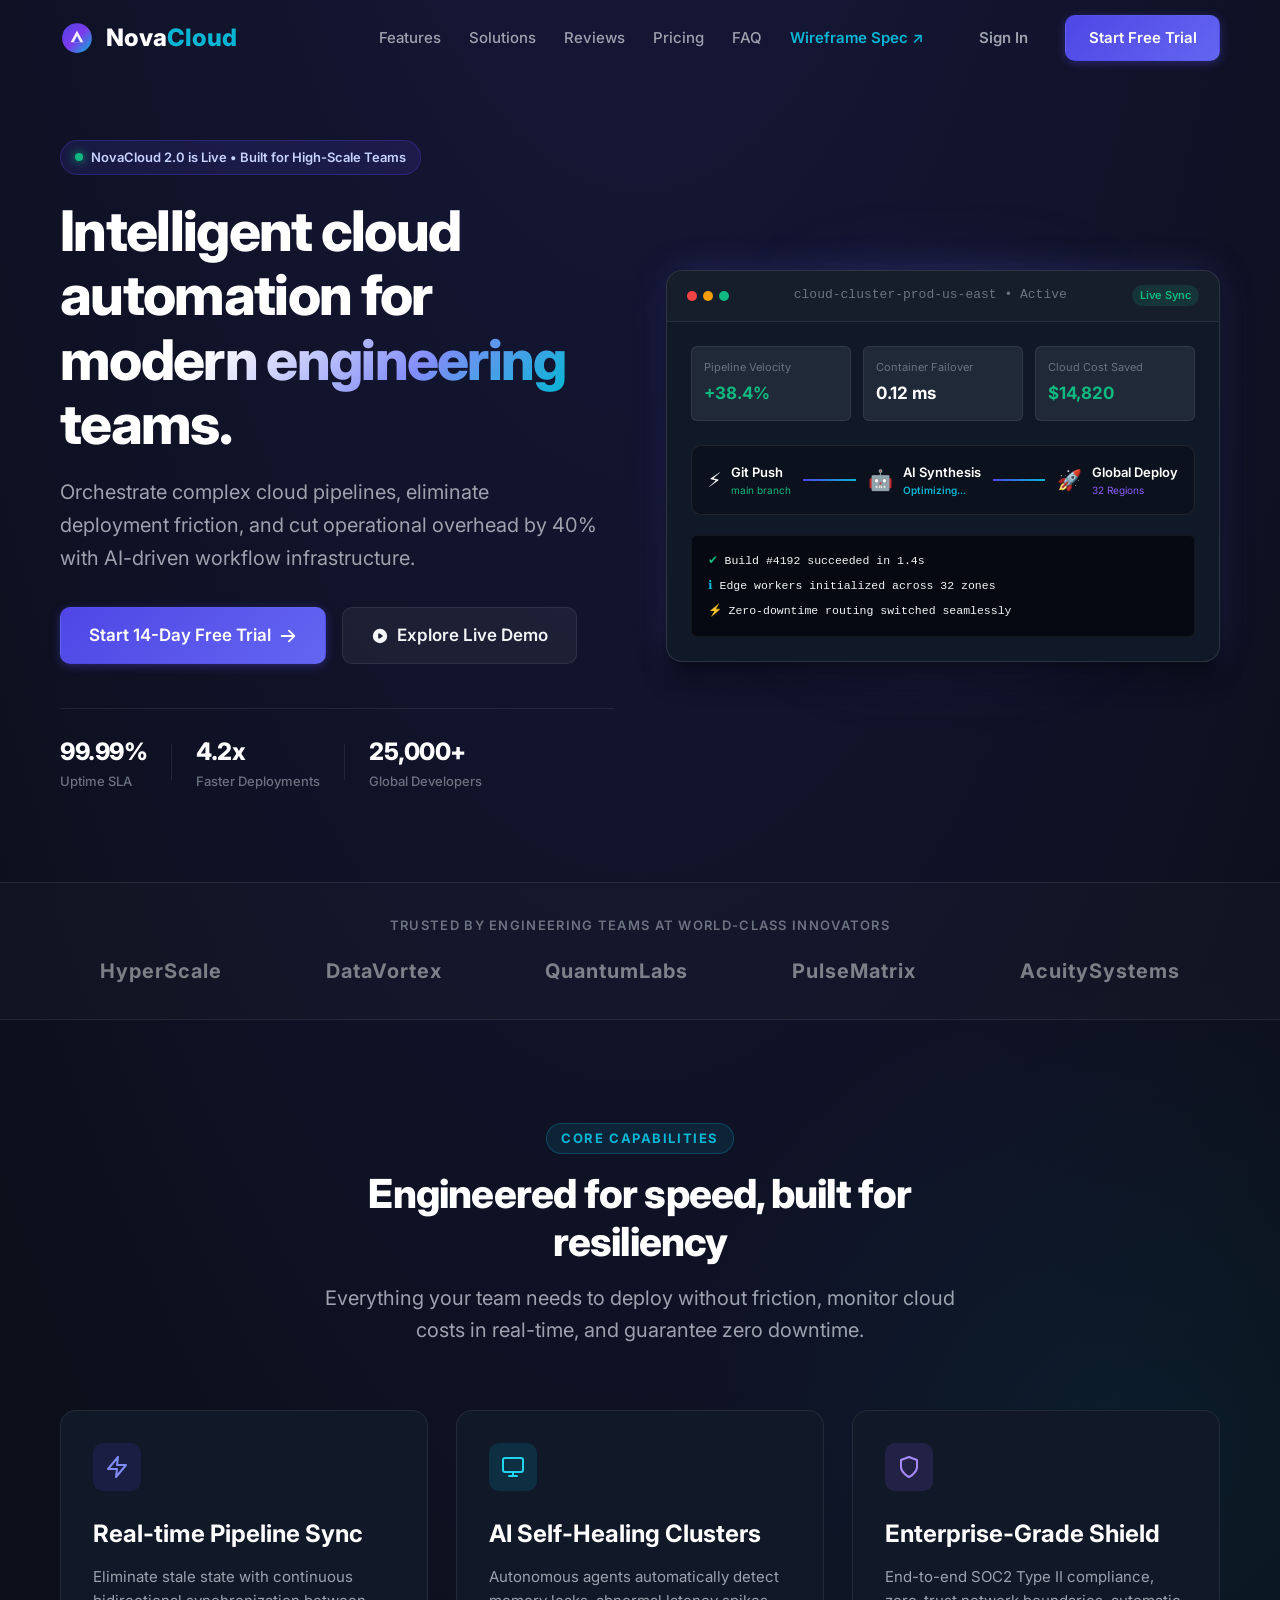
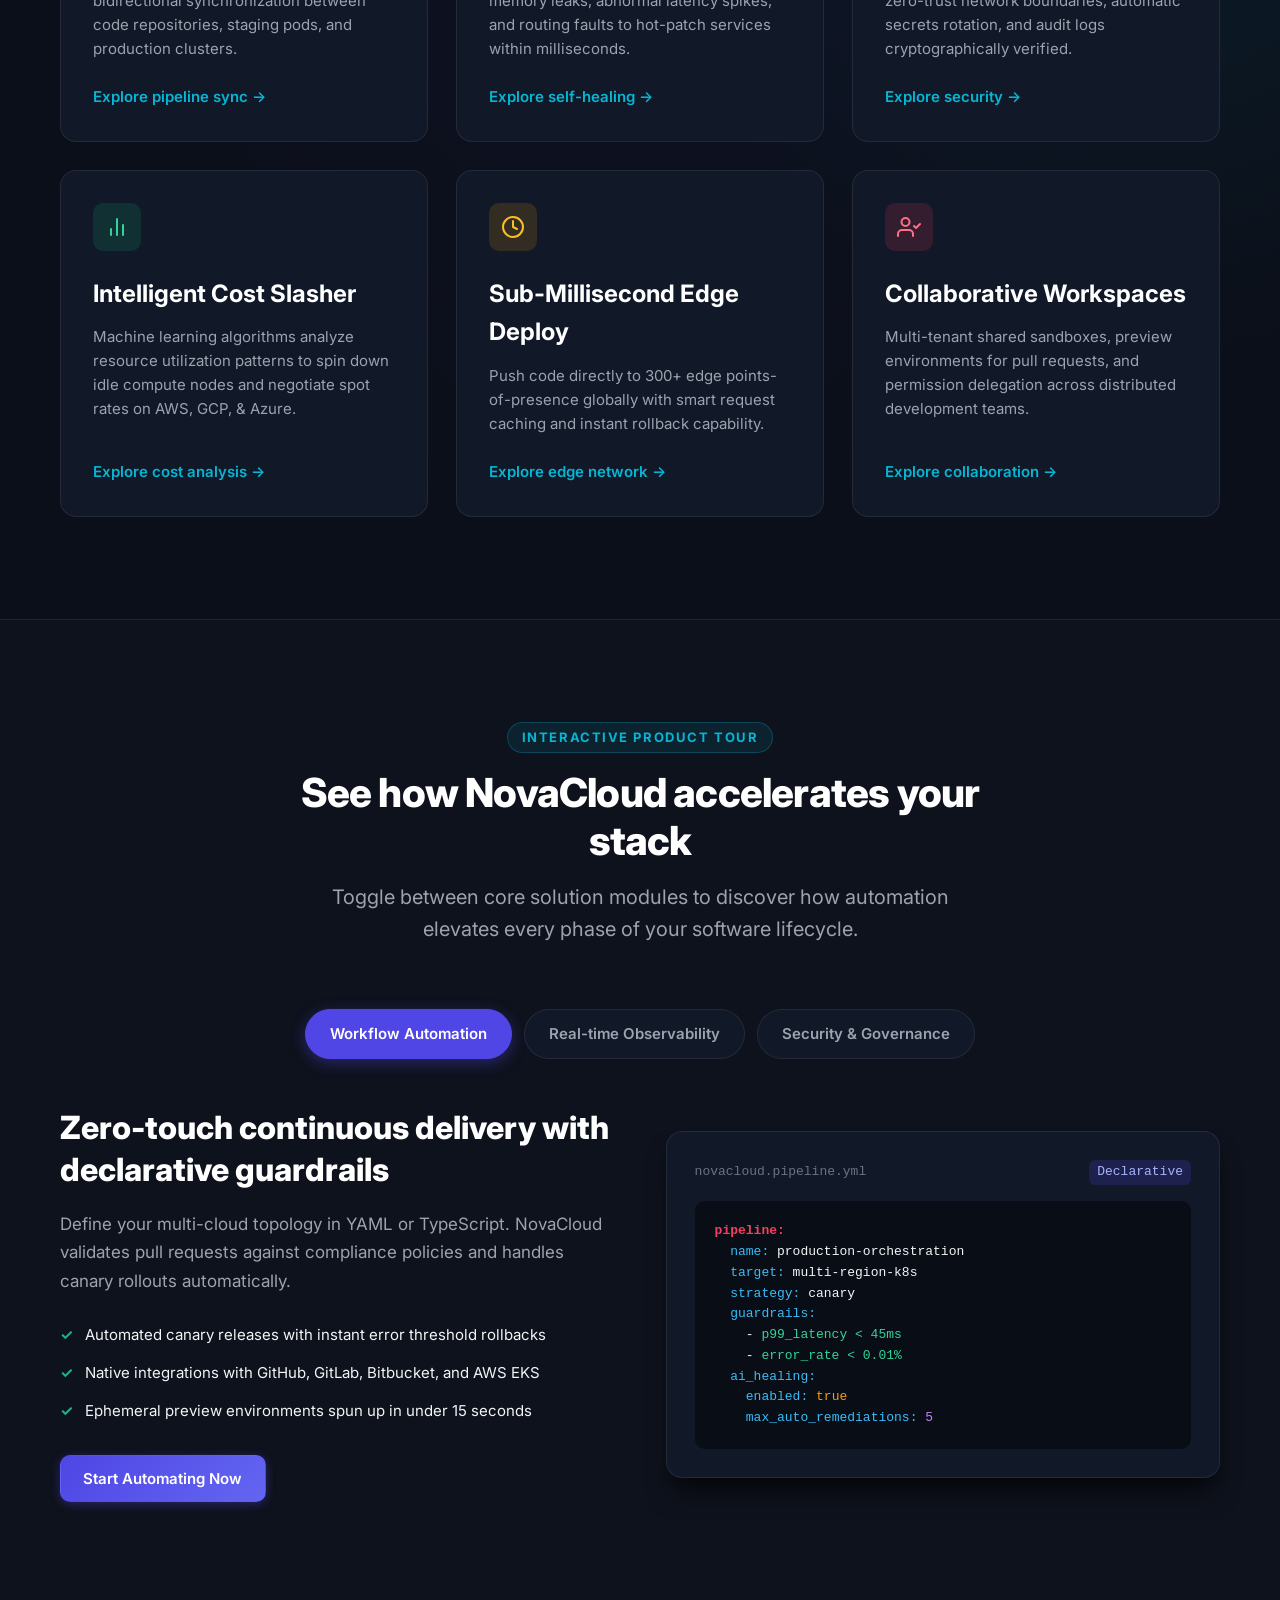
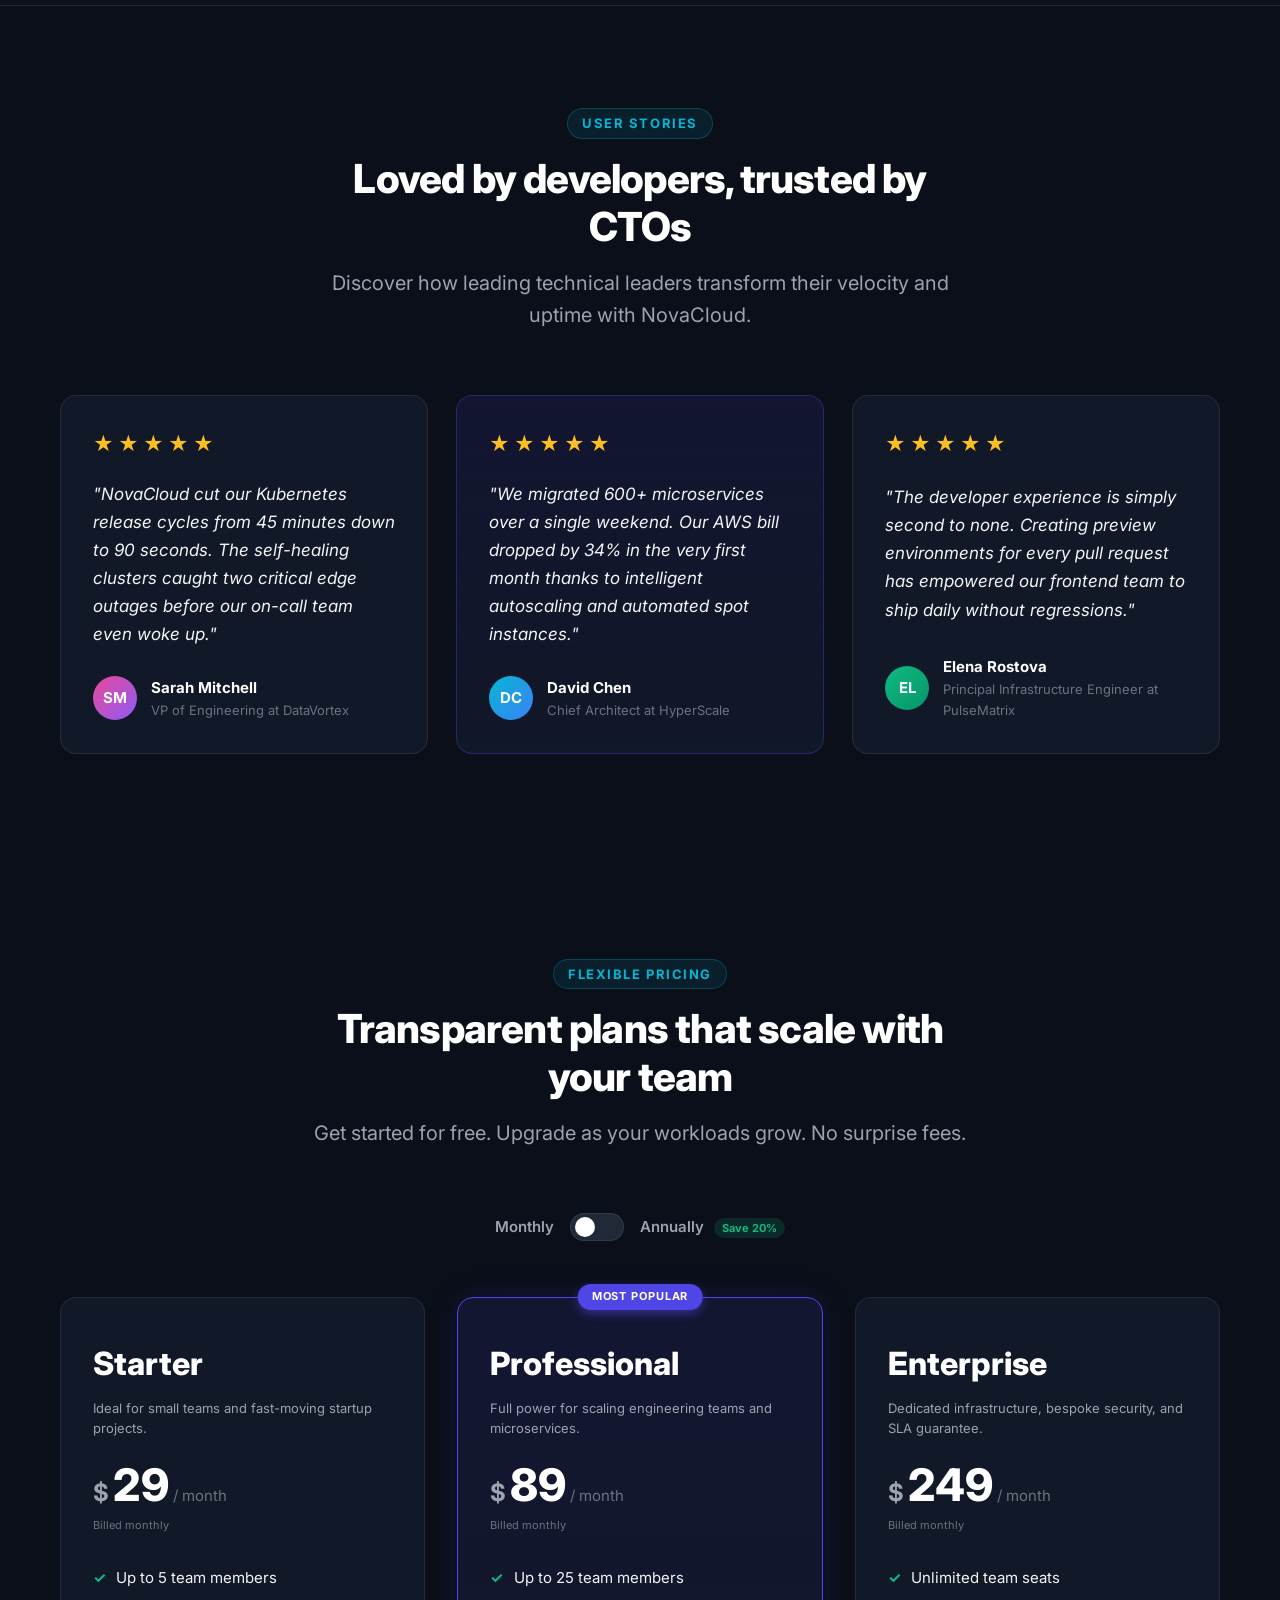
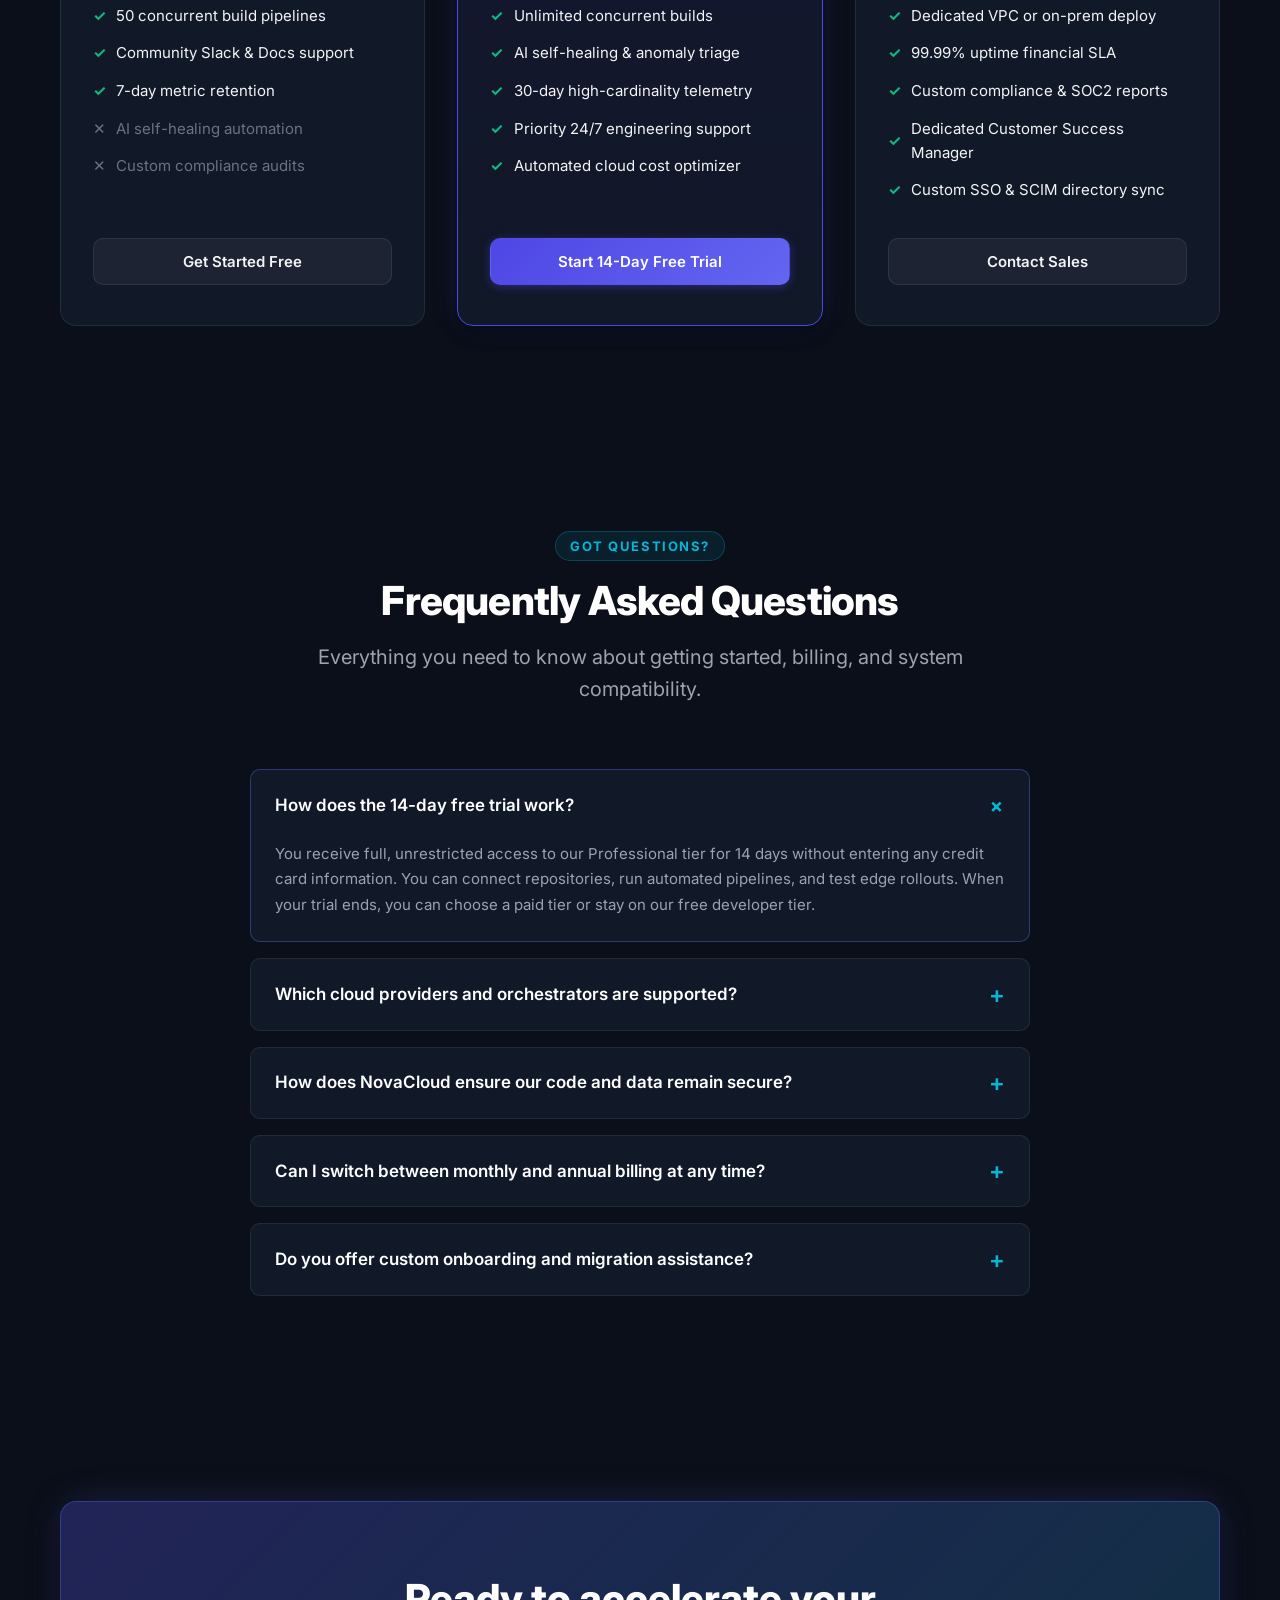
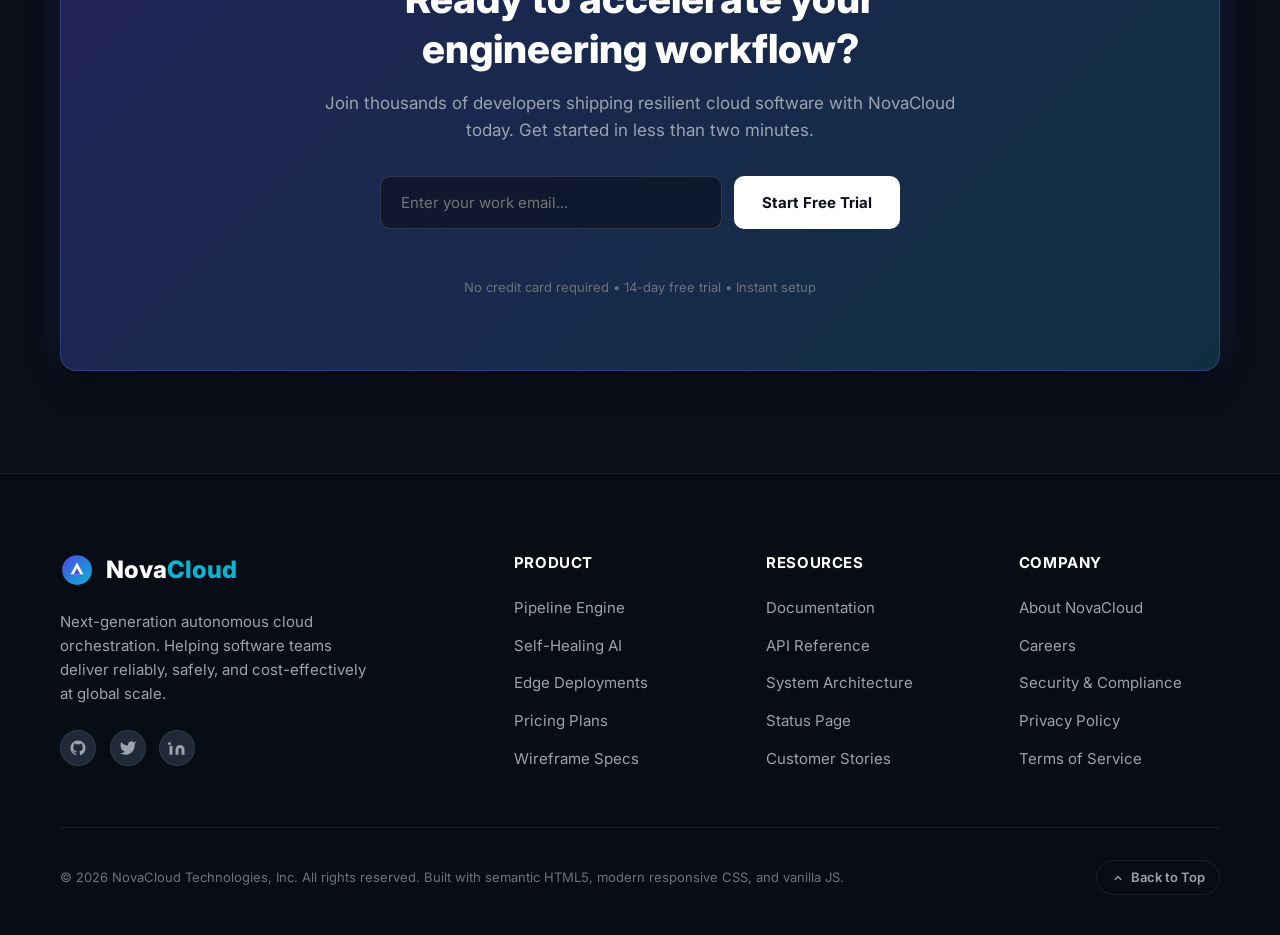
<file: index.html>
<!DOCTYPE html>
<html lang="en">
<head>
  <meta charset="UTF-8">
  <meta name="viewport" content="width=device-width, initial-scale=1.0">
  <meta name="description" content="NovaCloud - Next-generation AI-powered cloud workflow automation platform. Accelerate development, streamline operations, and scale effortlessly.">
  <meta name="theme-color" content="#4f46e5">
  <title>NovaCloud | Intelligent Cloud Workflow Automation</title>

  <!-- Google Fonts: Inter for crisp modern typography -->
  <link rel="preconnect" href="https://fonts.googleapis.com">
  <link rel="preconnect" href="https://fonts.gstatic.com" crossorigin>
  <link href="https://fonts.googleapis.com/css2?family=Inter:wght@300;400;500;600;700;800&display=swap" rel="stylesheet">

  <!-- Core Stylesheet -->
  <link rel="stylesheet" href="styles.css">
</head>
<body>
  <!-- ================================================================= -->
  <!-- SKIP TO MAIN CONTENT LINK (Accessibility Best Practice)           -->
  <!-- ================================================================= -->
  <a href="#main-content" class="skip-link">Skip to main content</a>

  <!-- ================================================================= -->
  <!-- HEADER & NAVIGATION                                               -->
  <!-- Sticky, responsive header with accessible mobile drawer navigation -->
  <!-- ================================================================= -->
  <header class="site-header" id="site-header">
    <div class="container header-inner">
      <!-- Brand Logo -->
      <a href="#hero" class="brand-logo" aria-label="NovaCloud Home">
        <svg class="brand-icon" viewBox="0 0 32 32" fill="none" xmlns="http://www.w3.org/2000/svg" aria-hidden="true">
          <circle cx="16" cy="16" r="14" fill="url(#logo-grad)" />
          <path d="M10 20L16 9L22 20H10Z" fill="#ffffff" fill-opacity="0.9" />
          <path d="M13 20L16 14L19 20H13Z" fill="#4f46e5" />
          <defs>
            <linearGradient id="logo-grad" x1="2" y1="2" x2="30" y2="30" gradientUnits="userSpaceOnUse">
              <stop stop-color="#4f46e5" />
              <stop offset="0.5" stop-color="#7c3aed" />
              <stop offset="1" stop-color="#06b6d4" />
            </linearGradient>
          </defs>
        </svg>
        <span class="brand-text">Nova<span class="brand-accent">Cloud</span></span>
      </a>

      <!-- Desktop & Mobile Navigation Menu -->
      <nav class="site-nav" id="site-nav" aria-label="Main Navigation">
        <ul class="nav-list">
          <li class="nav-item"><a href="#features" class="nav-link">Features</a></li>
          <li class="nav-item"><a href="#solutions" class="nav-link">Solutions</a></li>
          <li class="nav-item"><a href="#testimonials" class="nav-link">Reviews</a></li>
          <li class="nav-item"><a href="#pricing" class="nav-link">Pricing</a></li>
          <li class="nav-item"><a href="#faq" class="nav-link">FAQ</a></li>
          <li class="nav-item"><a href="wireframe.html" class="nav-link wireframe-badge" target="_blank" rel="noopener">Wireframe Spec ↗</a></li>
        </ul>
        <!-- Header Actions / CTAs -->
        <div class="nav-actions">
          <a href="#pricing" class="btn btn-ghost">Sign In</a>
          <a href="#cta" class="btn btn-primary">Start Free Trial</a>
        </div>
      </nav>

      <!-- Mobile Navigation Hamburger Toggle Button -->
      <button 
        type="button" 
        class="nav-toggle" 
        id="nav-toggle" 
        aria-controls="site-nav" 
        aria-expanded="false" 
        aria-label="Toggle navigation menu"
      >
        <span class="hamburger-bar"></span>
        <span class="hamburger-bar"></span>
        <span class="hamburger-bar"></span>
      </button>
    </div>
  </header>

  <!-- Mobile Backdrop Overlay for Click-Outside to Dismiss -->
  <div class="nav-backdrop" id="nav-backdrop" aria-hidden="true"></div>

  <!-- ================================================================= -->
  <!-- MAIN CONTENT CONTAINER                                            -->
  <!-- ================================================================= -->
  <main id="main-content">
    
    <!-- =============================================================== -->
    <!-- SECTION 1: HERO SECTION                                         -->
    <!-- Wireframe: Headline, subhead, dual CTAs, live app preview card  -->
    <!-- =============================================================== -->
    <section class="section hero" id="hero">
      <div class="container hero-container">
        <!-- Hero Text & Value Proposition -->
        <div class="hero-content">
          <div class="badge-pill">
            <span class="badge-dot"></span>
            <span class="badge-text">NovaCloud 2.0 is Live &bull; Built for High-Scale Teams</span>
          </div>
          <h1 class="hero-title">
            Intelligent cloud automation for <span class="gradient-text">modern engineering</span> teams.
          </h1>
          <p class="hero-subtitle">
            Orchestrate complex cloud pipelines, eliminate deployment friction, and cut operational overhead by 40% with AI-driven workflow infrastructure.
          </p>
          <div class="hero-cta-group">
            <a href="#cta" class="btn btn-primary btn-lg">
              Start 14-Day Free Trial
              <svg class="btn-icon" viewBox="0 0 20 20" fill="currentColor" aria-hidden="true">
                <path fill-rule="evenodd" d="M10.293 3.293a1 1 0 011.414 0l6 6a1 1 0 010 1.414l-6 6a1 1 0 01-1.414-1.414L14.586 11H3a1 1 0 110-2h11.586l-4.293-4.293a1 1 0 010-1.414z" clip-rule="evenodd" />
              </svg>
            </a>
            <a href="#solutions" class="btn btn-secondary btn-lg">
              <svg class="btn-icon" viewBox="0 0 20 20" fill="currentColor" aria-hidden="true">
                <path fill-rule="evenodd" d="M10 18a8 8 0 100-16 8 8 0 000 16zM9.555 7.168A1 1 0 008 8v4a1 1 0 001.555.832l3-2a1 1 0 000-1.664l-3-2z" clip-rule="evenodd" />
              </svg>
              Explore Live Demo
            </a>
          </div>
          <!-- Hero Social Proof Indicators -->
          <div class="hero-stats">
            <div class="stat-item">
              <span class="stat-number">99.99%</span>
              <span class="stat-label">Uptime SLA</span>
            </div>
            <div class="stat-divider"></div>
            <div class="stat-item">
              <span class="stat-number">4.2x</span>
              <span class="stat-label">Faster Deployments</span>
            </div>
            <div class="stat-divider"></div>
            <div class="stat-item">
              <span class="stat-number">25,000+</span>
              <span class="stat-label">Global Developers</span>
            </div>
          </div>
        </div>

        <!-- Hero Visual Mockup: Interactive Dashboard Glassmorphism Card -->
        <div class="hero-visual">
          <div class="dashboard-preview-card">
            <!-- Window Titlebar -->
            <div class="card-header">
              <div class="window-controls">
                <span class="dot dot-red"></span>
                <span class="dot dot-yellow"></span>
                <span class="dot dot-green"></span>
              </div>
              <div class="window-title">cloud-cluster-prod-us-east &bull; Active</div>
              <div class="window-badge">Live Sync</div>
            </div>
            <!-- Card Body / Simulated Metrics -->
            <div class="card-body">
              <div class="metric-row">
                <div class="metric-pill">
                  <span class="metric-label">Pipeline Velocity</span>
                  <span class="metric-value positive">+38.4%</span>
                </div>
                <div class="metric-pill">
                  <span class="metric-label">Container Failover</span>
                  <span class="metric-value">0.12 ms</span>
                </div>
                <div class="metric-pill">
                  <span class="metric-label">Cloud Cost Saved</span>
                  <span class="metric-value positive">$14,820</span>
                </div>
              </div>

              <!-- Visual Flow Nodes -->
              <div class="pipeline-viz">
                <div class="viz-node viz-node-start">
                  <div class="node-icon">⚡</div>
                  <div class="node-info">
                    <span class="node-title">Git Push</span>
                    <span class="node-status status-success">main branch</span>
                  </div>
                </div>
                <div class="viz-connector"></div>
                <div class="viz-node viz-node-ai">
                  <div class="node-icon">🤖</div>
                  <div class="node-info">
                    <span class="node-title">AI Synthesis</span>
                    <span class="node-status status-active">Optimizing...</span>
                  </div>
                </div>
                <div class="viz-connector"></div>
                <div class="viz-node viz-node-deploy">
                  <div class="node-icon">🚀</div>
                  <div class="node-info">
                    <span class="node-title">Global Deploy</span>
                    <span class="node-status status-ready">32 Regions</span>
                  </div>
                </div>
              </div>

              <!-- Terminal Output Simulation -->
              <div class="terminal-box">
                <code><span class="term-green">✔</span> Build #4192 succeeded in 1.4s</code>
                <code><span class="term-cyan">ℹ</span> Edge workers initialized across 32 zones</code>
                <code><span class="term-purple">⚡</span> Zero-downtime routing switched seamlessly</code>
              </div>
            </div>
          </div>
        </div>
      </div>
    </section>

    <!-- =============================================================== -->
    <!-- SECTION 2: SOCIAL PROOF / CLIENT TRUST TICKER                   -->
    <!-- Wireframe: Multi-logo bar showing market validation             -->
    <!-- =============================================================== -->
    <section class="section-ticker" aria-label="Trusted by leading organizations">
      <div class="container">
        <p class="ticker-label">TRUSTED BY ENGINEERING TEAMS AT WORLD-CLASS INNOVATORS</p>
        <div class="ticker-grid">
          <div class="logo-item"><span>HyperScale</span></div>
          <div class="logo-item"><span>DataVortex</span></div>
          <div class="logo-item"><span>QuantumLabs</span></div>
          <div class="logo-item"><span>PulseMatrix</span></div>
          <div class="logo-item"><span>AcuitySystems</span></div>
        </div>
      </div>
    </section>

    <!-- =============================================================== -->
    <!-- SECTION 3: FEATURE HIGHLIGHTS                                   -->
    <!-- Wireframe: 6 responsive grid cards with icons, copy, tags       -->
    <!-- =============================================================== -->
    <section class="section features" id="features">
      <div class="container">
        <div class="section-header">
          <span class="section-tag">Core Capabilities</span>
          <h2 class="section-title">Engineered for speed, built for resiliency</h2>
          <p class="section-desc">
            Everything your team needs to deploy without friction, monitor cloud costs in real-time, and guarantee zero downtime.
          </p>
        </div>

        <div class="features-grid">
          <!-- Feature Card 1 -->
          <article class="feature-card">
            <div class="feature-icon-wrapper icon-indigo">
              <svg class="feature-icon" viewBox="0 0 24 24" fill="none" stroke="currentColor" stroke-width="2" stroke-linecap="round" stroke-linejoin="round" aria-hidden="true">
                <polygon points="13 2 3 14 12 14 11 22 21 10 12 10 13 2"></polygon>
              </svg>
            </div>
            <h3 class="feature-title">Real-time Pipeline Sync</h3>
            <p class="feature-text">
              Eliminate stale state with continuous bidirectional synchronization between code repositories, staging pods, and production clusters.
            </p>
            <span class="feature-link">Explore pipeline sync &rarr;</span>
          </article>

          <!-- Feature Card 2 -->
          <article class="feature-card">
            <div class="feature-icon-wrapper icon-cyan">
              <svg class="feature-icon" viewBox="0 0 24 24" fill="none" stroke="currentColor" stroke-width="2" stroke-linecap="round" stroke-linejoin="round" aria-hidden="true">
                <rect x="2" y="3" width="20" height="14" rx="2" ry="2"></rect>
                <line x1="8" y1="21" x2="16" y2="21"></line>
                <line x1="12" y1="17" x2="12" y2="21"></line>
              </svg>
            </div>
            <h3 class="feature-title">AI Self-Healing Clusters</h3>
            <p class="feature-text">
              Autonomous agents automatically detect memory leaks, abnormal latency spikes, and routing faults to hot-patch services within milliseconds.
            </p>
            <span class="feature-link">Explore self-healing &rarr;</span>
          </article>

          <!-- Feature Card 3 -->
          <article class="feature-card">
            <div class="feature-icon-wrapper icon-purple">
              <svg class="feature-icon" viewBox="0 0 24 24" fill="none" stroke="currentColor" stroke-width="2" stroke-linecap="round" stroke-linejoin="round" aria-hidden="true">
                <path d="M12 22s8-4 8-10V5l-8-3-8 3v7c0 6 8 10 8 10z"></path>
              </svg>
            </div>
            <h3 class="feature-title">Enterprise-Grade Shield</h3>
            <p class="feature-text">
              End-to-end SOC2 Type II compliance, zero-trust network boundaries, automatic secrets rotation, and audit logs cryptographically verified.
            </p>
            <span class="feature-link">Explore security &rarr;</span>
          </article>

          <!-- Feature Card 4 -->
          <article class="feature-card">
            <div class="feature-icon-wrapper icon-emerald">
              <svg class="feature-icon" viewBox="0 0 24 24" fill="none" stroke="currentColor" stroke-width="2" stroke-linecap="round" stroke-linejoin="round" aria-hidden="true">
                <line x1="18" y1="20" x2="18" y2="10"></line>
                <line x1="12" y1="20" x2="12" y2="4"></line>
                <line x1="6" y1="20" x2="6" y2="14"></line>
              </svg>
            </div>
            <h3 class="feature-title">Intelligent Cost Slasher</h3>
            <p class="feature-text">
              Machine learning algorithms analyze resource utilization patterns to spin down idle compute nodes and negotiate spot rates on AWS, GCP, & Azure.
            </p>
            <span class="feature-link">Explore cost analysis &rarr;</span>
          </article>

          <!-- Feature Card 5 -->
          <article class="feature-card">
            <div class="feature-icon-wrapper icon-amber">
              <svg class="feature-icon" viewBox="0 0 24 24" fill="none" stroke="currentColor" stroke-width="2" stroke-linecap="round" stroke-linejoin="round" aria-hidden="true">
                <circle cx="12" cy="12" r="10"></circle>
                <polyline points="12 6 12 12 16 14"></polyline>
              </svg>
            </div>
            <h3 class="feature-title">Sub-Millisecond Edge Deploy</h3>
            <p class="feature-text">
              Push code directly to 300+ edge points-of-presence globally with smart request caching and instant rollback capability.
            </p>
            <span class="feature-link">Explore edge network &rarr;</span>
          </article>

          <!-- Feature Card 6 -->
          <article class="feature-card">
            <div class="feature-icon-wrapper icon-rose">
              <svg class="feature-icon" viewBox="0 0 24 24" fill="none" stroke="currentColor" stroke-width="2" stroke-linecap="round" stroke-linejoin="round" aria-hidden="true">
                <path d="M16 21v-2a4 4 0 0 0-4-4H5a4 4 0 0 0-4 4v2"></path>
                <circle cx="8.5" cy="7" r="4"></circle>
                <polyline points="17 11 19 13 23 9"></polyline>
              </svg>
            </div>
            <h3 class="feature-title">Collaborative Workspaces</h3>
            <p class="feature-text">
              Multi-tenant shared sandboxes, preview environments for pull requests, and permission delegation across distributed development teams.
            </p>
            <span class="feature-link">Explore collaboration &rarr;</span>
          </article>
        </div>
      </div>
    </section>

    <!-- =============================================================== -->
    <!-- SECTION 4: PRODUCT SPOTLIGHT / INTERACTIVE TABBED SHOWCASE      -->
    <!-- Wireframe: Split column layout with interactive tab switcher    -->
    <!-- =============================================================== -->
    <section class="section solutions" id="solutions">
      <div class="container">
        <div class="section-header">
          <span class="section-tag">Interactive Product Tour</span>
          <h2 class="section-title">See how NovaCloud accelerates your stack</h2>
          <p class="section-desc">
            Toggle between core solution modules to discover how automation elevates every phase of your software lifecycle.
          </p>
        </div>

        <!-- Interactive Tab Navigation -->
        <div class="tab-controls" role="tablist" aria-label="Product Showcase Tabs">
          <button 
            type="button" 
            class="tab-btn active" 
            role="tab" 
            id="tab-btn-automation" 
            aria-selected="true" 
            aria-controls="tab-panel-automation"
          >
            Workflow Automation
          </button>
          <button 
            type="button" 
            class="tab-btn" 
            role="tab" 
            id="tab-btn-observability" 
            aria-selected="false" 
            aria-controls="tab-panel-observability"
          >
            Real-time Observability
          </button>
          <button 
            type="button" 
            class="tab-btn" 
            role="tab" 
            id="tab-btn-compliance" 
            aria-selected="false" 
            aria-controls="tab-panel-compliance"
          >
            Security & Governance
          </button>
        </div>

        <!-- Tab Panel 1: Automation -->
        <div 
          class="tab-panel active" 
          id="tab-panel-automation" 
          role="tabpanel" 
          aria-labelledby="tab-btn-automation"
        >
          <div class="showcase-layout">
            <div class="showcase-content">
              <h3>Zero-touch continuous delivery with declarative guardrails</h3>
              <p>
                Define your multi-cloud topology in YAML or TypeScript. NovaCloud validates pull requests against compliance policies and handles canary rollouts automatically.
              </p>
              <ul class="checklist">
                <li><span class="check-icon">✓</span> Automated canary releases with instant error threshold rollbacks</li>
                <li><span class="check-icon">✓</span> Native integrations with GitHub, GitLab, Bitbucket, and AWS EKS</li>
                <li><span class="check-icon">✓</span> Ephemeral preview environments spun up in under 15 seconds</li>
              </ul>
              <a href="#cta" class="btn btn-primary">Start Automating Now</a>
            </div>
            <div class="showcase-card">
              <div class="code-header">
                <span class="code-file">novacloud.pipeline.yml</span>
                <span class="code-badge">Declarative</span>
              </div>
              <pre class="code-block"><code><span class="token-keyword">pipeline:</span>
  <span class="token-key">name:</span> production-orchestration
  <span class="token-key">target:</span> multi-region-k8s
  <span class="token-key">strategy:</span> canary
  <span class="token-key">guardrails:</span>
    - <span class="token-string">p99_latency &lt; 45ms</span>
    - <span class="token-string">error_rate &lt; 0.01%</span>
  <span class="token-key">ai_healing:</span>
    <span class="token-key">enabled:</span> <span class="token-boolean">true</span>
    <span class="token-key">max_auto_remediations:</span> <span class="token-number">5</span></code></pre>
            </div>
          </div>
        </div>

        <!-- Tab Panel 2: Observability -->
        <div 
          class="tab-panel" 
          id="tab-panel-observability" 
          role="tabpanel" 
          aria-labelledby="tab-btn-observability" 
          hidden
        >
          <div class="showcase-layout">
            <div class="showcase-content">
              <h3>Telemetry that spots anomalies before users notice</h3>
              <p>
                Stream distributed traces, logs, and metrics into a unified low-latency dashboard. Let AI correlate downstream dependencies and prioritize critical alerts.
              </p>
              <ul class="checklist">
                <li><span class="check-icon">✓</span> High-cardinality indexing with sub-second query response times</li>
                <li><span class="check-icon">✓</span> Automated alert suppression during scheduled rolling deploys</li>
                <li><span class="check-icon">✓</span> Full OpenTelemetry compatibility out-of-the-box</li>
              </ul>
              <a href="#cta" class="btn btn-primary">Explore Telemetry</a>
            </div>
            <div class="showcase-card showcase-metrics">
              <div class="telemetry-stat-box">
                <div class="telemetry-metric">
                  <span class="t-value">42M</span>
                  <span class="t-label">Events Processed/Sec</span>
                </div>
                <div class="telemetry-metric">
                  <span class="t-value">99.98%</span>
                  <span class="t-label">Noise Reduction</span>
                </div>
              </div>
              <div class="telemetry-chart-bar">
                <div class="bar-fill" style="width: 88%;"><span>Global Latency: 22ms</span></div>
              </div>
              <div class="telemetry-log">
                <span class="log-tag tag-info">AI INSIGHT</span> Service 'auth-gateway' memory stabilized after auto-scale action.
              </div>
            </div>
          </div>
        </div>

        <!-- Tab Panel 3: Compliance -->
        <div 
          class="tab-panel" 
          id="tab-panel-compliance" 
          role="tabpanel" 
          aria-labelledby="tab-btn-compliance" 
          hidden
        >
          <div class="showcase-layout">
            <div class="showcase-content">
              <h3>Continuous compliance and zero-trust security enforcement</h3>
              <p>
                Pass your SOC2, HIPAA, and ISO 27001 audits without manual screenshot gathering. NovaCloud continuously audits configurations and generates compliance manifests.
              </p>
              <ul class="checklist">
                <li><span class="check-icon">✓</span> Automated drift detection across all registered infrastructure</li>
                <li><span class="check-icon">✓</span> Hardware-isolated key vaults with just-in-time access granting</li>
                <li><span class="check-icon">✓</span> Exportable audit trails signed with SHA-256 signatures</li>
              </ul>
              <a href="#cta" class="btn btn-primary">Review Security Whitepaper</a>
            </div>
            <div class="showcase-card showcase-security">
              <div class="compliance-badge-grid">
                <div class="compliance-item">
                  <div class="c-icon">🛡️</div>
                  <div class="c-name">SOC 2 Type II</div>
                  <div class="c-status">Certified</div>
                </div>
                <div class="compliance-item">
                  <div class="c-icon">🔒</div>
                  <div class="c-name">HIPAA & GDPR</div>
                  <div class="c-status">Compliant</div>
                </div>
                <div class="compliance-item">
                  <div class="c-icon">🔑</div>
                  <div class="c-name">Zero-Trust RBAC</div>
                  <div class="c-status">Active</div>
                </div>
              </div>
              <div class="security-audit-summary">
                <span class="term-green">✔ 0 vulnerabilities detected in 428 active container manifests</span>
              </div>
            </div>
          </div>
        </div>

      </div>
    </section>

    <!-- =============================================================== -->
    <!-- SECTION 5: SOCIAL PROOF / TESTIMONIALS                          -->
    <!-- Wireframe: 3-column responsive card layout with star ratings    -->
    <!-- =============================================================== -->
    <section class="section testimonials" id="testimonials">
      <div class="container">
        <div class="section-header">
          <span class="section-tag">User Stories</span>
          <h2 class="section-title">Loved by developers, trusted by CTOs</h2>
          <p class="section-desc">
            Discover how leading technical leaders transform their velocity and uptime with NovaCloud.
          </p>
        </div>

        <div class="testimonials-grid">
          <!-- Testimonial 1 -->
          <article class="testimonial-card">
            <div class="star-rating" aria-label="Rating: 5 out of 5 stars">
              ★★★★★
            </div>
            <p class="testimonial-quote">
              "NovaCloud cut our Kubernetes release cycles from 45 minutes down to 90 seconds. The self-healing clusters caught two critical edge outages before our on-call team even woke up."
            </p>
            <div class="testimonial-author">
              <div class="author-avatar avatar-1" aria-hidden="true">SM</div>
              <div class="author-details">
                <span class="author-name">Sarah Mitchell</span>
                <span class="author-title">VP of Engineering at DataVortex</span>
              </div>
            </div>
          </article>

          <!-- Testimonial 2 -->
          <article class="testimonial-card highlighted-testimonial">
            <div class="star-rating" aria-label="Rating: 5 out of 5 stars">
              ★★★★★
            </div>
            <p class="testimonial-quote">
              "We migrated 600+ microservices over a single weekend. Our AWS bill dropped by 34% in the very first month thanks to intelligent autoscaling and automated spot instances."
            </p>
            <div class="testimonial-author">
              <div class="author-avatar avatar-2" aria-hidden="true">DC</div>
              <div class="author-details">
                <span class="author-name">David Chen</span>
                <span class="author-title">Chief Architect at HyperScale</span>
              </div>
            </div>
          </article>

          <!-- Testimonial 3 -->
          <article class="testimonial-card">
            <div class="star-rating" aria-label="Rating: 5 out of 5 stars">
              ★★★★★
            </div>
            <p class="testimonial-quote">
              "The developer experience is simply second to none. Creating preview environments for every pull request has empowered our frontend team to ship daily without regressions."
            </p>
            <div class="testimonial-author">
              <div class="author-avatar avatar-3" aria-hidden="true">EL</div>
              <div class="author-details">
                <span class="author-name">Elena Rostova</span>
                <span class="author-title">Principal Infrastructure Engineer at PulseMatrix</span>
              </div>
            </div>
          </article>
        </div>
      </div>
    </section>

    <!-- =============================================================== -->
    <!-- SECTION 6: PRICING PLANS & BILLING TOGGLE                       -->
    <!-- Wireframe: Monthly / Annual toggle, 3 responsive tiers          -->
    <!-- =============================================================== -->
    <section class="section pricing" id="pricing">
      <div class="container">
        <div class="section-header">
          <span class="section-tag">Flexible Pricing</span>
          <h2 class="section-title">Transparent plans that scale with your team</h2>
          <p class="section-desc">
            Get started for free. Upgrade as your workloads grow. No surprise fees.
          </p>
        </div>

        <!-- Pricing Billing Toggle (Monthly vs Annual with 20% discount) -->
        <div class="pricing-toggle-wrapper">
          <span class="toggle-label" id="monthly-label">Monthly</span>
          <button 
            type="button" 
            class="pricing-toggle-switch" 
            id="pricing-toggle" 
            role="switch" 
            aria-checked="false" 
            aria-label="Toggle between monthly and annual billing"
          >
            <span class="toggle-slider"></span>
          </button>
          <span class="toggle-label" id="annual-label">
            Annually 
            <span class="discount-badge">Save 20%</span>
          </span>
        </div>

        <!-- Pricing Cards Grid -->
        <div class="pricing-grid">
          <!-- Starter Tier -->
          <article class="pricing-card">
            <div class="pricing-card-header">
              <h3 class="tier-name">Starter</h3>
              <p class="tier-desc">Ideal for small teams and fast-moving startup projects.</p>
              <div class="price-display">
                <span class="currency">$</span>
                <span class="price-amount" data-monthly="29" data-annual="24">29</span>
                <span class="price-period">/ month</span>
              </div>
              <span class="billed-note">Billed monthly</span>
            </div>
            <ul class="tier-features">
              <li><span class="check-icon">✓</span> Up to 5 team members</li>
              <li><span class="check-icon">✓</span> 50 concurrent build pipelines</li>
              <li><span class="check-icon">✓</span> Community Slack & Docs support</li>
              <li><span class="check-icon">✓</span> 7-day metric retention</li>
              <li class="disabled"><span class="cross-icon">✕</span> AI self-healing automation</li>
              <li class="disabled"><span class="cross-icon">✕</span> Custom compliance audits</li>
            </ul>
            <a href="#cta" class="btn btn-secondary btn-block">Get Started Free</a>
          </article>

          <!-- Pro Tier (Highlighted / Most Popular) -->
          <article class="pricing-card popular-card">
            <div class="popular-ribbon">Most Popular</div>
            <div class="pricing-card-header">
              <h3 class="tier-name">Professional</h3>
              <p class="tier-desc">Full power for scaling engineering teams and microservices.</p>
              <div class="price-display">
                <span class="currency">$</span>
                <span class="price-amount" data-monthly="89" data-annual="71">89</span>
                <span class="price-period">/ month</span>
              </div>
              <span class="billed-note">Billed monthly</span>
            </div>
            <ul class="tier-features">
              <li><span class="check-icon">✓</span> Up to 25 team members</li>
              <li><span class="check-icon">✓</span> Unlimited concurrent builds</li>
              <li><span class="check-icon">✓</span> AI self-healing & anomaly triage</li>
              <li><span class="check-icon">✓</span> 30-day high-cardinality telemetry</li>
              <li><span class="check-icon">✓</span> Priority 24/7 engineering support</li>
              <li><span class="check-icon">✓</span> Automated cloud cost optimizer</li>
            </ul>
            <a href="#cta" class="btn btn-primary btn-block">Start 14-Day Free Trial</a>
          </article>

          <!-- Enterprise Tier -->
          <article class="pricing-card">
            <div class="pricing-card-header">
              <h3 class="tier-name">Enterprise</h3>
              <p class="tier-desc">Dedicated infrastructure, bespoke security, and SLA guarantee.</p>
              <div class="price-display">
                <span class="currency">$</span>
                <span class="price-amount" data-monthly="249" data-annual="199">249</span>
                <span class="price-period">/ month</span>
              </div>
              <span class="billed-note">Billed monthly</span>
            </div>
            <ul class="tier-features">
              <li><span class="check-icon">✓</span> Unlimited team seats</li>
              <li><span class="check-icon">✓</span> Dedicated VPC or on-prem deploy</li>
              <li><span class="check-icon">✓</span> 99.99% uptime financial SLA</li>
              <li><span class="check-icon">✓</span> Custom compliance & SOC2 reports</li>
              <li><span class="check-icon">✓</span> Dedicated Customer Success Manager</li>
              <li><span class="check-icon">✓</span> Custom SSO & SCIM directory sync</li>
            </ul>
            <a href="#cta" class="btn btn-secondary btn-block">Contact Sales</a>
          </article>
        </div>
      </div>
    </section>

    <!-- =============================================================== -->
    <!-- SECTION 7: FREQUENTLY ASKED QUESTIONS (FAQ)                     -->
    <!-- Wireframe: Semantic accordion list with disclosure icons        -->
    <!-- =============================================================== -->
    <section class="section faq" id="faq">
      <div class="container container-narrow">
        <div class="section-header">
          <span class="section-tag">Got Questions?</span>
          <h2 class="section-title">Frequently Asked Questions</h2>
          <p class="section-desc">
            Everything you need to know about getting started, billing, and system compatibility.
          </p>
        </div>

        <div class="faq-list">
          <details class="faq-item" open>
            <summary class="faq-question">
              <span>How does the 14-day free trial work?</span>
              <span class="faq-toggle-icon" aria-hidden="true">+</span>
            </summary>
            <div class="faq-answer">
              <p>
                You receive full, unrestricted access to our Professional tier for 14 days without entering any credit card information. You can connect repositories, run automated pipelines, and test edge rollouts. When your trial ends, you can choose a paid tier or stay on our free developer tier.
              </p>
            </div>
          </details>

          <details class="faq-item">
            <summary class="faq-question">
              <span>Which cloud providers and orchestrators are supported?</span>
              <span class="faq-toggle-icon" aria-hidden="true">+</span>
            </summary>
            <div class="faq-answer">
              <p>
                NovaCloud supports AWS (EKS, ECS, Lambda), Google Cloud (GKE, Cloud Run), Microsoft Azure (AKS, Container Apps), and bare-metal Kubernetes clusters. Our CLI and agent auto-discover your cluster configuration within minutes.
              </p>
            </div>
          </details>

          <details class="faq-item">
            <summary class="faq-question">
              <span>How does NovaCloud ensure our code and data remain secure?</span>
              <span class="faq-toggle-icon" aria-hidden="true">+</span>
            </summary>
            <div class="faq-answer">
              <p>
                We adhere to strict zero-knowledge principles. Your source code and runtime environment variables are encrypted at rest using AES-256 and in transit via TLS 1.3. We undergo annual SOC2 Type II and ISO 27001 third-party audits.
              </p>
            </div>
          </details>

          <details class="faq-item">
            <summary class="faq-question">
              <span>Can I switch between monthly and annual billing at any time?</span>
              <span class="faq-toggle-icon" aria-hidden="true">+</span>
            </summary>
            <div class="faq-answer">
              <p>
                Yes! You can switch plans or change your billing interval at any point directly from the workspace settings dashboard. Any unused prorated balance will be automatically applied as credit.
              </p>
            </div>
          </details>

          <details class="faq-item">
            <summary class="faq-question">
              <span>Do you offer custom onboarding and migration assistance?</span>
              <span class="faq-toggle-icon" aria-hidden="true">+</span>
            </summary>
            <div class="faq-answer">
              <p>
                Yes! For Enterprise customers, our Solutions Engineering team provides white-glove architecture reviews, CI/CD pipeline migration scripts, and dedicated training sessions for your engineering staff.
              </p>
            </div>
          </details>
        </div>
      </div>
    </section>

    <!-- =============================================================== -->
    <!-- SECTION 8: CALL TO ACTION (CTA) BANNER                          -->
    <!-- Wireframe: High-contrast banner with instant email capture form -->
    <!-- =============================================================== -->
    <section class="section cta-section" id="cta">
      <div class="container">
        <div class="cta-banner">
          <div class="cta-content">
            <h2 class="cta-title">Ready to accelerate your engineering workflow?</h2>
            <p class="cta-desc">
              Join thousands of developers shipping resilient cloud software with NovaCloud today. Get started in less than two minutes.
            </p>
            <!-- Interactive Signup Form -->
            <form class="cta-form" id="lead-form" novalidate>
              <div class="form-group">
                <label for="lead-email" class="sr-only">Work Email Address</label>
                <input 
                  type="email" 
                  id="lead-email" 
                  name="email" 
                  class="form-input" 
                  placeholder="Enter your work email..." 
                  required
                  aria-required="true"
                >
                <button type="submit" class="btn btn-cta-submit">
                  Start Free Trial
                </button>
              </div>
              <div class="form-feedback" id="form-feedback" role="status" aria-live="polite"></div>
            </form>
            <p class="cta-disclaimer">
              No credit card required &bull; 14-day free trial &bull; Instant setup
            </p>
          </div>
        </div>
      </div>
    </section>

  </main>

  <!-- ================================================================= -->
  <!-- FOOTER                                                            -->
  <!-- Wireframe: 4-column responsive links, brand summary, copyright    -->
  <!-- ================================================================= -->
  <footer class="site-footer" role="contentinfo">
    <div class="container footer-container">
      <div class="footer-top">
        <!-- Footer Column 1: Brand & Mission -->
        <div class="footer-col footer-col-brand">
          <a href="#hero" class="brand-logo footer-logo" aria-label="NovaCloud Home">
            <svg class="brand-icon" viewBox="0 0 32 32" fill="none" xmlns="http://www.w3.org/2000/svg" aria-hidden="true">
              <circle cx="16" cy="16" r="14" fill="url(#footer-grad)" />
              <path d="M10 20L16 9L22 20H10Z" fill="#ffffff" />
              <path d="M13 20L16 14L19 20H13Z" fill="#4f46e5" />
              <defs>
                <linearGradient id="footer-grad" x1="2" y1="2" x2="30" y2="30" gradientUnits="userSpaceOnUse">
                  <stop stop-color="#4f46e5" />
                  <stop offset="1" stop-color="#06b6d4" />
                </linearGradient>
              </defs>
            </svg>
            <span class="brand-text">Nova<span class="brand-accent">Cloud</span></span>
          </a>
          <p class="footer-bio">
            Next-generation autonomous cloud orchestration. Helping software teams deliver reliably, safely, and cost-effectively at global scale.
          </p>
          <div class="social-links" aria-label="Social media channels">
            <a href="https://github.com" target="_blank" rel="noopener" class="social-icon" aria-label="GitHub">
              <svg viewBox="0 0 24 24" fill="currentColor" aria-hidden="true"><path d="M12 2C6.477 2 2 6.484 2 12.017c0 4.425 2.865 8.18 6.839 9.504.5.092.682-.217.682-.483 0-.237-.008-.868-.013-1.703-2.782.605-3.369-1.343-3.369-1.343-.454-1.158-1.11-1.466-1.11-1.466-.908-.62.069-.608.069-.608 1.003.07 1.53 1.032 1.53 1.032.892 1.53 2.341 1.088 2.91.832.092-.647.35-1.088.636-1.338-2.22-.253-4.555-1.113-4.555-4.951 0-1.093.39-1.988 1.029-2.688-.103-.253-.446-1.272.098-2.65 0 0 .84-.27 2.75 1.026A9.564 9.564 0 0112 6.844c.85.004 1.705.115 2.504.337 1.909-1.296 2.747-1.027 2.747-1.027.546 1.379.202 2.398.1 2.651.64.7 1.028 1.595 1.028 2.688 0 3.848-2.339 4.695-4.566 4.943.359.309.678.92.678 1.855 0 1.338-.012 2.419-.012 2.747 0 .268.18.58.688.482A10.019 10.019 0 0022 12.017C22 6.484 17.522 2 12 2z"/></svg>
            </a>
            <a href="https://twitter.com" target="_blank" rel="noopener" class="social-icon" aria-label="Twitter">
              <svg viewBox="0 0 24 24" fill="currentColor" aria-hidden="true"><path d="M23 3a10.9 10.9 0 0 1-3.14 1.53 4.48 4.48 0 0 0-7.86 3v1A10.66 10.66 0 0 1 3 4s-4 9 5 13a11.64 11.64 0 0 1-7 2c9 5 20 0 20-11.5a4.5 4.5 0 0 0-.08-.83A7.72 7.72 0 0 0 23 3z"/></svg>
            </a>
            <a href="https://linkedin.com" target="_blank" rel="noopener" class="social-icon" aria-label="LinkedIn">
              <svg viewBox="0 0 24 24" fill="currentColor" aria-hidden="true"><path d="M16 8a6 6 0 0 1 6 6v7h-4v-7a2 2 0 0 0-2-2 2 2 0 0 0-2 2v7h-4v-7a6 6 0 0 1 6-6zM2 9h4v12H2zM4 6a2 2 0 1 1-2-2 2 2 0 0 1 2 2z"/></svg>
            </a>
          </div>
        </div>

        <!-- Footer Column 2: Product -->
        <div class="footer-col">
          <h4 class="footer-heading">Product</h4>
          <ul class="footer-links">
            <li><a href="#features">Pipeline Engine</a></li>
            <li><a href="#solutions">Self-Healing AI</a></li>
            <li><a href="#solutions">Edge Deployments</a></li>
            <li><a href="#pricing">Pricing Plans</a></li>
            <li><a href="wireframe.html" target="_blank">Wireframe Specs</a></li>
          </ul>
        </div>

        <!-- Footer Column 3: Resources -->
        <div class="footer-col">
          <h4 class="footer-heading">Resources</h4>
          <ul class="footer-links">
            <li><a href="#faq">Documentation</a></li>
            <li><a href="#faq">API Reference</a></li>
            <li><a href="#faq">System Architecture</a></li>
            <li><a href="#faq">Status Page</a></li>
            <li><a href="#testimonials">Customer Stories</a></li>
          </ul>
        </div>

        <!-- Footer Column 4: Company & Legal -->
        <div class="footer-col">
          <h4 class="footer-heading">Company</h4>
          <ul class="footer-links">
            <li><a href="#hero">About NovaCloud</a></li>
            <li><a href="#cta">Careers</a></li>
            <li><a href="#faq">Security & Compliance</a></li>
            <li><a href="#faq">Privacy Policy</a></li>
            <li><a href="#faq">Terms of Service</a></li>
          </ul>
        </div>
      </div>

      <!-- Footer Bottom Bar -->
      <div class="footer-bottom">
        <p class="copyright-text">
          &copy; <span id="current-year">2026</span> NovaCloud Technologies, Inc. All rights reserved. Built with semantic HTML5, modern responsive CSS, and vanilla JS.
        </p>
        <button type="button" class="back-to-top" id="back-to-top" aria-label="Back to top of page">
          <svg viewBox="0 0 20 20" fill="currentColor" aria-hidden="true">
            <path fill-rule="evenodd" d="M14.707 12.707a1 1 0 01-1.414 0L10 9.414l-3.293 3.293a1 1 0 01-1.414-1.414l4-4a1 1 0 011.414 0l4 4a1 1 0 010 1.414z" clip-rule="evenodd"/>
          </svg>
          Back to Top
        </button>
      </div>
    </div>
  </footer>

  <!-- Vanilla JavaScript -->
  <script src="script.js"></script>
</body>
</html>
</file>
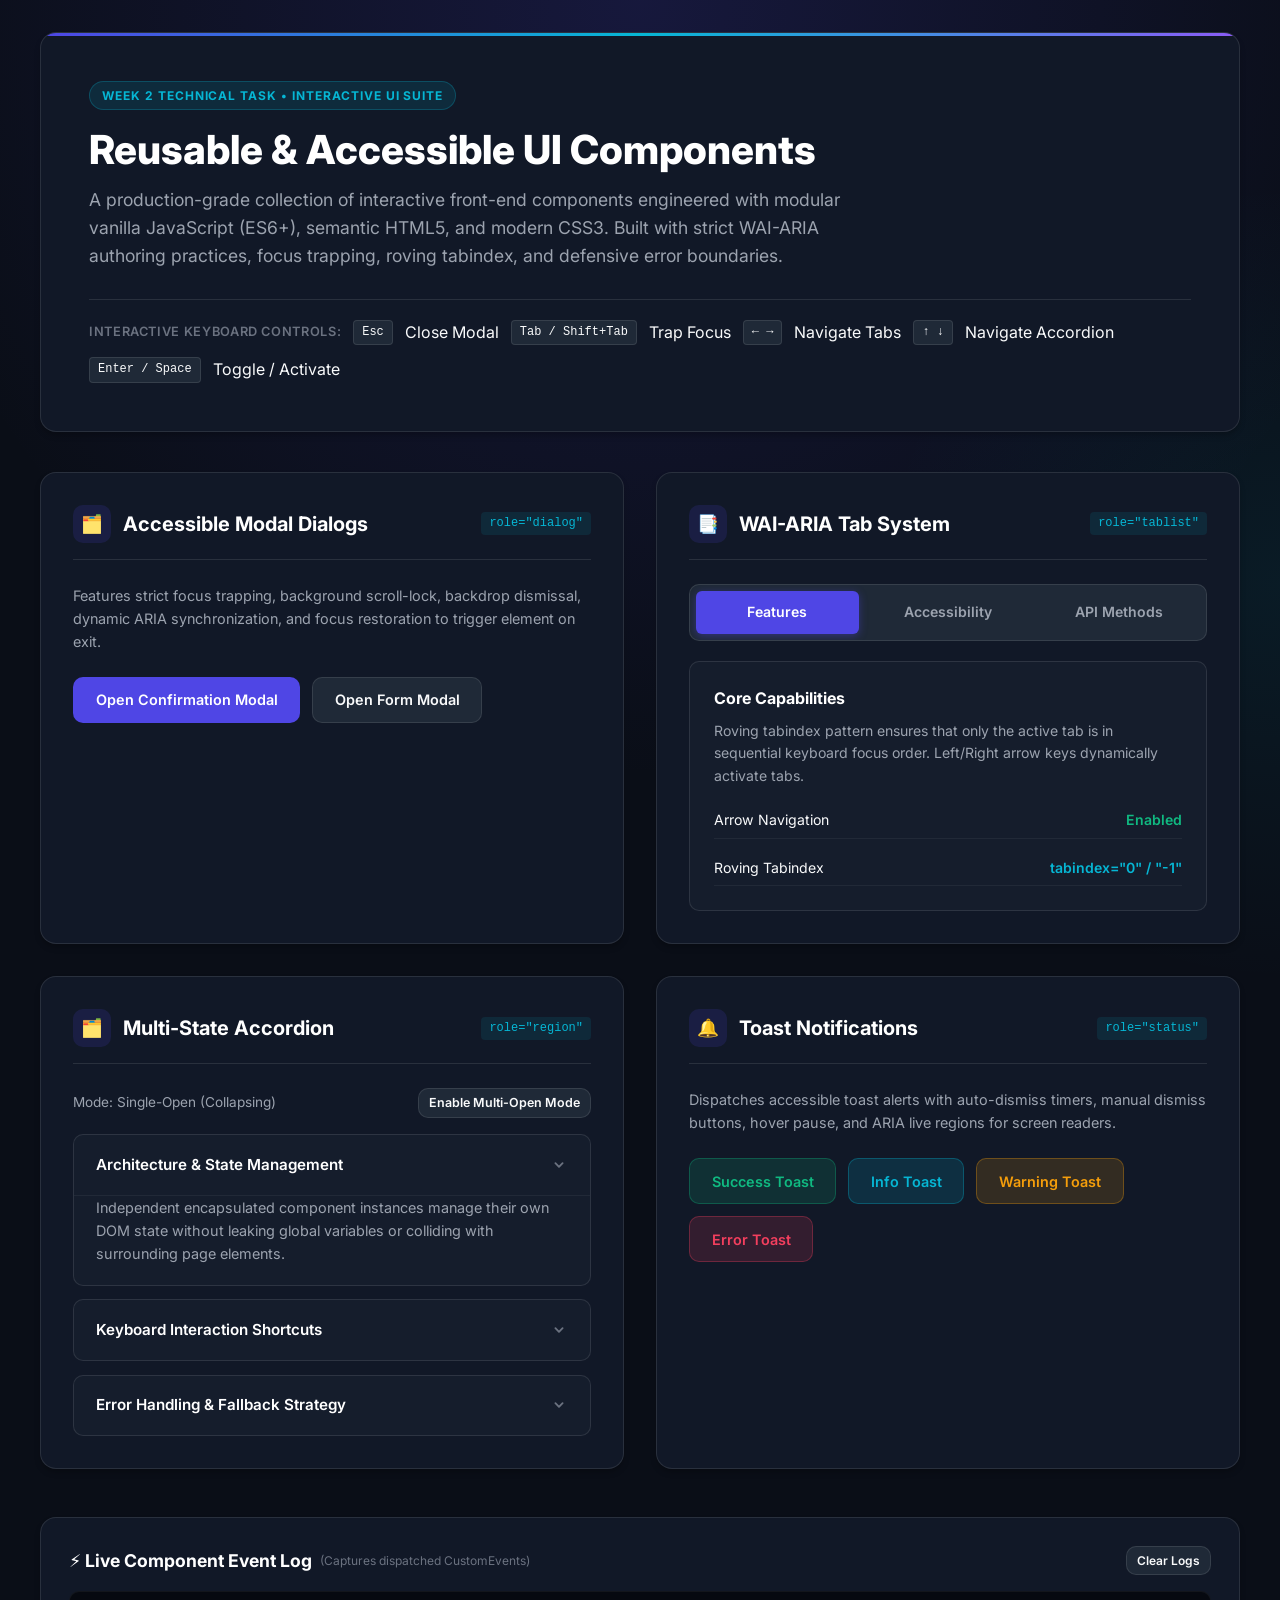
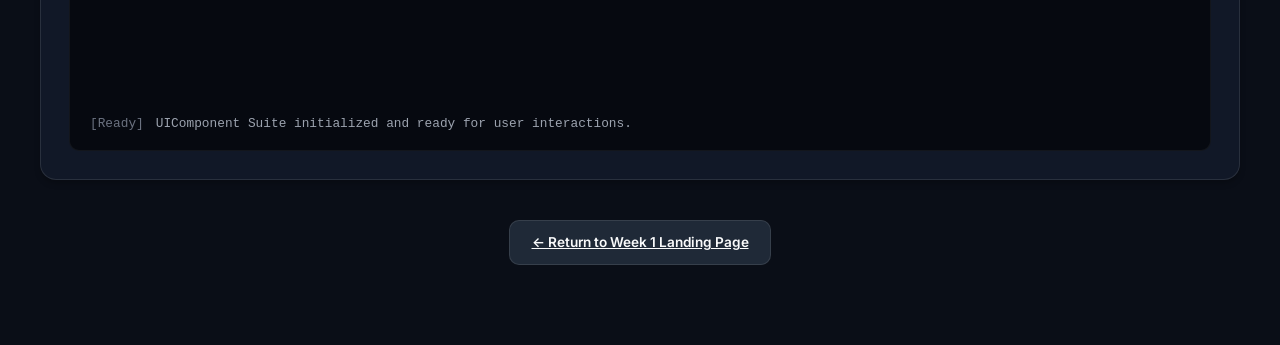
<file: week2/index.html>
<!DOCTYPE html>
<html lang="en">
<head>
  <meta charset="UTF-8">
  <meta name="viewport" content="width=device-width, initial-scale=1.0">
  <title>Interactive UI Components Suite | Week 2 Deliverable</title>
  <meta name="description" content="Production-ready, accessible interactive UI components built with Vanilla JavaScript, HTML5, and CSS3. Includes Modals, Tabs, Accordions, and Toast Notifications.">
  
  <!-- Typography -->
  <link rel="preconnect" href="https://fonts.googleapis.com">
  <link rel="preconnect" href="https://fonts.gstatic.com" crossorigin>
  <link href="https://fonts.googleapis.com/css2?family=Inter:wght@400;500;600;700;800&family=Fira+Code:wght@400;500&display=swap" rel="stylesheet">

  <link rel="stylesheet" href="styles.css">
</head>
<body>

  <div class="ui-app-container">
    
    <!-- =============================================================== -->
    <!-- PLAYGROUND HEADER                                               -->
    <!-- =============================================================== -->
    <header class="ui-playground-header">
      <div class="header-badge">WEEK 2 TECHNICAL TASK &bull; INTERACTIVE UI SUITE</div>
      <h1 class="header-title">Reusable & Accessible UI Components</h1>
      <p class="header-desc">
        A production-grade collection of interactive front-end components engineered with modular vanilla JavaScript (ES6+), semantic HTML5, and modern CSS3. Built with strict WAI-ARIA authoring practices, focus trapping, roving tabindex, and defensive error boundaries.
      </p>

      <!-- Keyboard Shortcuts Bar -->
      <div class="shortcuts-bar">
        <span class="shortcuts-label">Interactive Keyboard Controls:</span>
        <span class="key-badge">Esc</span> <span>Close Modal</span>
        <span class="key-badge">Tab / Shift+Tab</span> <span>Trap Focus</span>
        <span class="key-badge">&larr; &rarr;</span> <span>Navigate Tabs</span>
        <span class="key-badge">&uarr; &darr;</span> <span>Navigate Accordion</span>
        <span class="key-badge">Enter / Space</span> <span>Toggle / Activate</span>
      </div>
    </header>

    <!-- =============================================================== -->
    <!-- 4-COMPONENT SHOWCASE GRID                                       -->
    <!-- =============================================================== -->
    <div class="ui-components-grid">

      <!-- ------------------------------------------------------------- -->
      <!-- COMPONENT 1: ACCESSIBLE MODAL DIALOGS                         -->
      <!-- ------------------------------------------------------------- -->
      <section class="ui-component-card" aria-labelledby="heading-modal">
        <div class="card-top">
          <div class="card-title-group">
            <div class="card-icon" aria-hidden="true">🗂️</div>
            <h2 class="card-title" id="heading-modal">Accessible Modal Dialogs</h2>
          </div>
          <span class="aria-tag">role="dialog"</span>
        </div>

        <div class="card-content">
          <p style="color: var(--ui-text-muted); font-size: 0.9rem; margin-bottom: 1.5rem;">
            Features strict focus trapping, background scroll-lock, backdrop dismissal, dynamic ARIA synchronization, and focus restoration to trigger element on exit.
          </p>

          <div class="btn-group">
            <button type="button" class="btn btn-primary" data-modal-target="#demo-confirm-modal">
              Open Confirmation Modal
            </button>
            <button type="button" class="btn btn-secondary" data-modal-target="#demo-form-modal">
              Open Form Modal
            </button>
          </div>
        </div>
      </section>

      <!-- ------------------------------------------------------------- -->
      <!-- COMPONENT 2: ACCESSIBLE TAB SYSTEM                            -->
      <!-- ------------------------------------------------------------- -->
      <section class="ui-component-card" aria-labelledby="heading-tabs">
        <div class="card-top">
          <div class="card-title-group">
            <div class="card-icon" aria-hidden="true">📑</div>
            <h2 class="card-title" id="heading-tabs">WAI-ARIA Tab System</h2>
          </div>
          <span class="aria-tag">role="tablist"</span>
        </div>

        <div class="card-content">
          <!-- Declarative Tab Component -->
          <div class="ui-tabs" data-component="tabs">
            <div role="tablist" class="ui-tablist" aria-label="Component Documentation Tabs">
              <button type="button" role="tab" class="ui-tab active" id="tab-1" aria-controls="panel-1" aria-selected="true">
                Features
              </button>
              <button type="button" role="tab" class="ui-tab" id="tab-2" aria-controls="panel-2" aria-selected="false">
                Accessibility
              </button>
              <button type="button" role="tab" class="ui-tab" id="tab-3" aria-controls="panel-3" aria-selected="false">
                API Methods
              </button>
            </div>

            <!-- Tab Panel 1 -->
            <div role="tabpanel" id="panel-1" aria-labelledby="tab-1" class="ui-tabpanel active">
              <h3 style="color: #ffffff; font-size: 1rem; margin-bottom: 0.5rem;">Core Capabilities</h3>
              <p style="font-size: 0.88rem; color: var(--ui-text-muted);">
                Roving tabindex pattern ensures that only the active tab is in sequential keyboard focus order. Left/Right arrow keys dynamically activate tabs.
              </p>
              <div class="tab-spec-list">
                <div class="tab-spec-item">
                  <span>Arrow Navigation</span>
                  <span style="color: var(--ui-emerald); font-weight: 600;">Enabled</span>
                </div>
                <div class="tab-spec-item">
                  <span>Roving Tabindex</span>
                  <span style="color: var(--ui-cyan); font-weight: 600;">tabindex="0" / "-1"</span>
                </div>
              </div>
            </div>

            <!-- Tab Panel 2 -->
            <div role="tabpanel" id="panel-2" aria-labelledby="tab-2" class="ui-tabpanel" hidden>
              <h3 style="color: #ffffff; font-size: 1rem; margin-bottom: 0.5rem;">WAI-ARIA Compliance</h3>
              <p style="font-size: 0.88rem; color: var(--ui-text-muted);">
                Adheres to W3C Tab Design Pattern. Associated panels are linked via <code>aria-controls</code> and <code>aria-labelledby</code> attributes.
              </p>
              <div class="tab-spec-list">
                <div class="tab-spec-item">
                  <span>aria-selected</span>
                  <span style="color: var(--ui-cyan); font-weight: 600;">Synchronized</span>
                </div>
                <div class="tab-spec-item">
                  <span>Screen Reader Tested</span>
                  <span style="color: var(--ui-emerald); font-weight: 600;">NVDA & VoiceOver</span>
                </div>
              </div>
            </div>

            <!-- Tab Panel 3 -->
            <div role="tabpanel" id="panel-3" aria-labelledby="tab-3" class="ui-tabpanel" hidden>
              <h3 style="color: #ffffff; font-size: 1rem; margin-bottom: 0.5rem;">Programmatic Interface</h3>
              <p style="font-size: 0.88rem; color: var(--ui-text-muted);">
                Instantiate programmatically or allow declarative discovery:
              </p>
              <pre style="background: #090d16; padding: 0.75rem; border-radius: 6px; font-family: var(--ui-font-mono); font-size: 0.75rem; color: var(--ui-cyan); margin-top: 0.5rem;">const tabs = new UIComponents.Tabs('#my-tabs');
tabs.activateTab(1); // Activate by index</pre>
            </div>
          </div>
        </div>
      </section>

      <!-- ------------------------------------------------------------- -->
      <!-- COMPONENT 3: MULTI-STATE ACCORDION                            -->
      <!-- ------------------------------------------------------------- -->
      <section class="ui-component-card" aria-labelledby="heading-accordion">
        <div class="card-top">
          <div class="card-title-group">
            <div class="card-icon" aria-hidden="true">🗂️</div>
            <h2 class="card-title" id="heading-accordion">Multi-State Accordion</h2>
          </div>
          <span class="aria-tag">role="region"</span>
        </div>

        <div class="card-content">
          <!-- Accordion Controls -->
          <div class="accordion-toggle-controls">
            <span class="accordion-mode-label" id="mode-status-text">Mode: Single-Open (Collapsing)</span>
            <button type="button" class="btn btn-secondary" id="btn-toggle-accordion-mode" style="padding: 4px 10px; font-size: 0.78rem;">
              Enable Multi-Open Mode
            </button>
          </div>

          <!-- Accordion Component -->
          <div class="ui-accordion" id="demo-accordion" data-component="accordion" data-multi-expand="false">
            
            <!-- Item 1 -->
            <div class="ui-accordion-item">
              <button type="button" class="ui-accordion-trigger" data-accordion-trigger aria-expanded="true">
                <span>Architecture & State Management</span>
                <svg class="accordion-chevron" viewBox="0 0 20 20" fill="currentColor" aria-hidden="true">
                  <path fill-rule="evenodd" d="M5.293 7.293a1 1 0 011.414 0L10 10.586l3.293-3.293a1 1 0 111.414 1.414l-4 4a1 1 0 01-1.414 0l-4-4a1 1 0 010-1.414z" clip-rule="evenodd" />
                </svg>
              </button>
              <div class="ui-accordion-panel active">
                Independent encapsulated component instances manage their own DOM state without leaking global variables or colliding with surrounding page elements.
              </div>
            </div>

            <!-- Item 2 -->
            <div class="ui-accordion-item">
              <button type="button" class="ui-accordion-trigger" data-accordion-trigger aria-expanded="false">
                <span>Keyboard Interaction Shortcuts</span>
                <svg class="accordion-chevron" viewBox="0 0 20 20" fill="currentColor" aria-hidden="true">
                  <path fill-rule="evenodd" d="M5.293 7.293a1 1 0 011.414 0L10 10.586l3.293-3.293a1 1 0 111.414 1.414l-4 4a1 1 0 01-1.414 0l-4-4a1 1 0 010-1.414z" clip-rule="evenodd" />
                </svg>
              </button>
              <div class="ui-accordion-panel" hidden>
                Use Up and Down arrow keys to cycle focus between accordion headers. Press Enter or Space to toggle panels.
              </div>
            </div>

            <!-- Item 3 -->
            <div class="ui-accordion-item">
              <button type="button" class="ui-accordion-trigger" data-accordion-trigger aria-expanded="false">
                <span>Error Handling & Fallback Strategy</span>
                <svg class="accordion-chevron" viewBox="0 0 20 20" fill="currentColor" aria-hidden="true">
                  <path fill-rule="evenodd" d="M5.293 7.293a1 1 0 011.414 0L10 10.586l3.293-3.293a1 1 0 111.414 1.414l-4 4a1 1 0 01-1.414 0l-4-4a1 1 0 010-1.414z" clip-rule="evenodd" />
                </svg>
              </button>
              <div class="ui-accordion-panel" hidden>
                If JavaScript fails or is disabled, all content panels remain fully visible and readable by default using CSS fallbacks.
              </div>
            </div>

          </div>
        </div>
      </section>

      <!-- ------------------------------------------------------------- -->
      <!-- COMPONENT 4: LIVE TOAST NOTIFICATION ENGINE                   -->
      <!-- ------------------------------------------------------------- -->
      <section class="ui-component-card" aria-labelledby="heading-toast">
        <div class="card-top">
          <div class="card-title-group">
            <div class="card-icon" aria-hidden="true">🔔</div>
            <h2 class="card-title" id="heading-toast">Toast Notifications</h2>
          </div>
          <span class="aria-tag">role="status"</span>
        </div>

        <div class="card-content">
          <p style="color: var(--ui-text-muted); font-size: 0.9rem; margin-bottom: 1.5rem;">
            Dispatches accessible toast alerts with auto-dismiss timers, manual dismiss buttons, hover pause, and ARIA live regions for screen readers.
          </p>

          <div class="btn-group">
            <button type="button" class="btn" style="background: rgba(16, 185, 129, 0.15); color: var(--ui-emerald); border: 1px solid rgba(16, 185, 129, 0.3);" id="btn-toast-success">
              Success Toast
            </button>
            <button type="button" class="btn" style="background: rgba(6, 182, 212, 0.15); color: var(--ui-cyan); border: 1px solid rgba(6, 182, 212, 0.3);" id="btn-toast-info">
              Info Toast
            </button>
            <button type="button" class="btn" style="background: rgba(245, 158, 11, 0.15); color: var(--ui-amber); border: 1px solid rgba(245, 158, 11, 0.3);" id="btn-toast-warning">
              Warning Toast
            </button>
            <button type="button" class="btn btn-danger" id="btn-toast-error">
              Error Toast
            </button>
          </div>
        </div>
      </section>

    </div>

    <!-- =============================================================== -->
    <!-- REAL-TIME EVENT LOGGER CONSOLE                                  -->
    <!-- =============================================================== -->
    <section class="ui-event-logger" aria-labelledby="logger-title">
      <div class="logger-header">
        <h2 class="logger-title" id="logger-title">
          <span>⚡ Live Component Event Log</span>
          <span style="font-size: 0.75rem; color: var(--ui-text-faint); font-weight: normal;">(Captures dispatched CustomEvents)</span>
        </h2>
        <button type="button" class="btn btn-secondary" id="btn-clear-logs" style="padding: 4px 10px; font-size: 0.75rem;">
          Clear Logs
        </button>
      </div>

      <div class="logger-box" id="logger-box" role="log" aria-live="polite">
        <div class="log-entry">
          <span class="log-time">[Ready]</span>
          <span>UIComponent Suite initialized and ready for user interactions.</span>
        </div>
      </div>
    </section>

    <!-- Navigation link back to Week 1 -->
    <div style="text-align: center; margin-top: 2.5rem;">
      <a href="../index.html" class="btn btn-secondary" style="font-size: 0.85rem;">
        &larr; Return to Week 1 Landing Page
      </a>
    </div>

  </div>

  <!-- ================================================================= -->
  <!-- MODAL DIALOG 1: CONFIRMATION MODAL                                -->
  <!-- ================================================================= -->
  <div class="ui-modal" id="demo-confirm-modal" data-component="modal" aria-labelledby="confirm-modal-title" aria-describedby="confirm-modal-desc">
    <div class="ui-modal-dialog">
      <div class="ui-modal-header">
        <h3 class="ui-modal-title" id="confirm-modal-title">Confirm Component Action</h3>
        <button type="button" class="ui-modal-close" data-modal-close aria-label="Close dialog">&times;</button>
      </div>
      <div class="ui-modal-body" id="confirm-modal-desc">
        <p>
          You have opened the accessible confirmation dialog. Notice that pressing the <kbd class="key-badge">Tab</kbd> key cycles focus solely between the buttons inside this modal.
        </p>
        <p style="margin-top: 0.75rem; font-size: 0.85rem; color: var(--ui-text-faint);">
          Pressing <kbd class="key-badge">Esc</kbd> or clicking outside on the backdrop will safely close the dialog and return focus to your trigger button.
        </p>
      </div>
      <div class="ui-modal-footer">
        <button type="button" class="btn btn-secondary" data-modal-close>Cancel</button>
        <button type="button" class="btn btn-primary" id="btn-modal-confirm-action">Confirm Action</button>
      </div>
    </div>
  </div>

  <!-- ================================================================= -->
  <!-- MODAL DIALOG 2: FORM INPUT MODAL                                  -->
  <!-- ================================================================= -->
  <div class="ui-modal" id="demo-form-modal" data-component="modal" aria-labelledby="form-modal-title" aria-describedby="form-modal-desc">
    <div class="ui-modal-dialog">
      <div class="ui-modal-header">
        <h3 class="ui-modal-title" id="form-modal-title">Component Configuration</h3>
        <button type="button" class="ui-modal-close" data-modal-close aria-label="Close dialog">&times;</button>
      </div>
      <form id="modal-config-form">
        <div class="ui-modal-body" id="form-modal-desc">
          <div class="modal-form-group">
            <label for="comp-name-input">Component Name</label>
            <input type="text" id="comp-name-input" class="modal-form-input" placeholder="e.g. NavigationDrawer" required>
          </div>
          <div class="modal-form-group">
            <label for="comp-role-input">WAI-ARIA Role</label>
            <select id="comp-role-input" class="modal-form-input">
              <option value="dialog">dialog</option>
              <option value="tablist">tablist</option>
              <option value="region">region</option>
              <option value="status">status</option>
            </select>
          </div>
        </div>
        <div class="ui-modal-footer">
          <button type="button" class="btn btn-secondary" data-modal-close>Close</button>
          <button type="submit" class="btn btn-primary">Save Settings</button>
        </div>
      </form>
    </div>
  </div>

  <!-- Component Scripts -->
  <script src="components.js"></script>

  <!-- Interactive Playground Controller -->
  <script>
    document.addEventListener('DOMContentLoaded', () => {
      const loggerBox = document.getElementById('logger-box');

      function logEvent(category, message) {
        const time = new Date().toLocaleTimeString();
        const entry = document.createElement('div');
        entry.className = 'log-entry';
        entry.innerHTML = `
          <span class="log-time">[${time}]</span>
          <span class="log-event-${category}">[${category.toUpperCase()}]</span>
          <span>${message}</span>
        `;
        loggerBox.insertBefore(entry, loggerBox.firstChild);
      }

      // Listen to Modal events
      document.addEventListener('modal:open', (e) => {
        logEvent('modal', `Modal "${e.target.id}" opened. Focus trapped.`);
      });

      document.addEventListener('modal:close', (e) => {
        logEvent('modal', `Modal "${e.target.id}" closed. Focus restored.`);
      });

      // Listen to Tab events
      document.addEventListener('tabs:change', (e) => {
        const tabTitle = e.detail.tab ? e.detail.tab.textContent.trim() : `Index ${e.detail.index}`;
        logEvent('tabs', `Tab switched to: "${tabTitle}" (Index: ${e.detail.index})`);
      });

      // Listen to Accordion events
      document.addEventListener('accordion:change', (e) => {
        logEvent('accordion', `Accordion item ${e.detail.index} ${e.detail.action}ed.`);
      });

      // Clear logs
      document.getElementById('btn-clear-logs').addEventListener('click', () => {
        loggerBox.innerHTML = `
          <div class="log-entry">
            <span class="log-time">[${new Date().toLocaleTimeString()}]</span>
            <span>Logs cleared.</span>
          </div>
        `;
      });

      // Toast Demo Triggers
      document.getElementById('btn-toast-success').addEventListener('click', () => {
        UIComponents.Toast.show({
          title: 'Success!',
          message: 'Component updated successfully with zero regressions.',
          type: 'success'
        });
        logEvent('toast', 'Dispatched Success Toast notification.');
      });

      document.getElementById('btn-toast-info').addEventListener('click', () => {
        UIComponents.Toast.show({
          title: 'System Information',
          message: 'All ARIA attributes validated against W3C specification.',
          type: 'info'
        });
        logEvent('toast', 'Dispatched Info Toast notification.');
      });

      document.getElementById('btn-toast-warning').addEventListener('click', () => {
        UIComponents.Toast.show({
          title: 'Viewport Warning',
          message: 'Screen width is approaching mobile breakpoint threshold.',
          type: 'warning'
        });
        logEvent('toast', 'Dispatched Warning Toast notification.');
      });

      document.getElementById('btn-toast-error').addEventListener('click', () => {
        UIComponents.Toast.show({
          title: 'Validation Error',
          message: 'Missing mandatory aria-controls identifier on trigger.',
          type: 'error'
        });
        logEvent('toast', 'Dispatched Error Toast notification.');
      });

      // Accordion Mode Toggle
      const btnToggleMode = document.getElementById('btn-toggle-accordion-mode');
      const modeStatusText = document.getElementById('mode-status-text');
      const accEl = document.getElementById('demo-accordion');

      btnToggleMode.addEventListener('click', () => {
        const instance = accEl._accordionInstance;
        if (instance) {
          const isMulti = instance.options.multiExpand;
          instance.setMultiExpand(!isMulti);
          modeStatusText.textContent = isMulti ? 'Mode: Single-Open (Collapsing)' : 'Mode: Multi-Open (Simultaneous)';
          btnToggleMode.textContent = isMulti ? 'Enable Multi-Open Mode' : 'Enable Single-Open Mode';
          logEvent('accordion', `Switched accordion mode to: ${!isMulti ? 'Multi-Open' : 'Single-Open'}`);
        }
      });

      // Modal Form Handler
      const configForm = document.getElementById('modal-config-form');
      configForm.addEventListener('submit', (e) => {
        e.preventDefault();
        const name = document.getElementById('comp-name-input').value;
        const role = document.getElementById('comp-role-input').value;
        
        // Find modal instance and close
        const formModal = document.getElementById('demo-form-modal');
        if (formModal._modalInstance) {
          formModal._modalInstance.close();
        }

        UIComponents.Toast.show({
          title: 'Configuration Saved',
          message: `Registered component "${name}" with role="${role}".`,
          type: 'success'
        });
        configForm.reset();
      });

      // Confirm modal button handler
      document.getElementById('btn-modal-confirm-action').addEventListener('click', () => {
        const confirmModal = document.getElementById('demo-confirm-modal');
        if (confirmModal._modalInstance) {
          confirmModal._modalInstance.close();
        }
        UIComponents.Toast.show({
          title: 'Action Confirmed',
          message: 'Modal action executed and focus restored.',
          type: 'success'
        });
      });
    });
  </script>
</body>
</html>
</file>
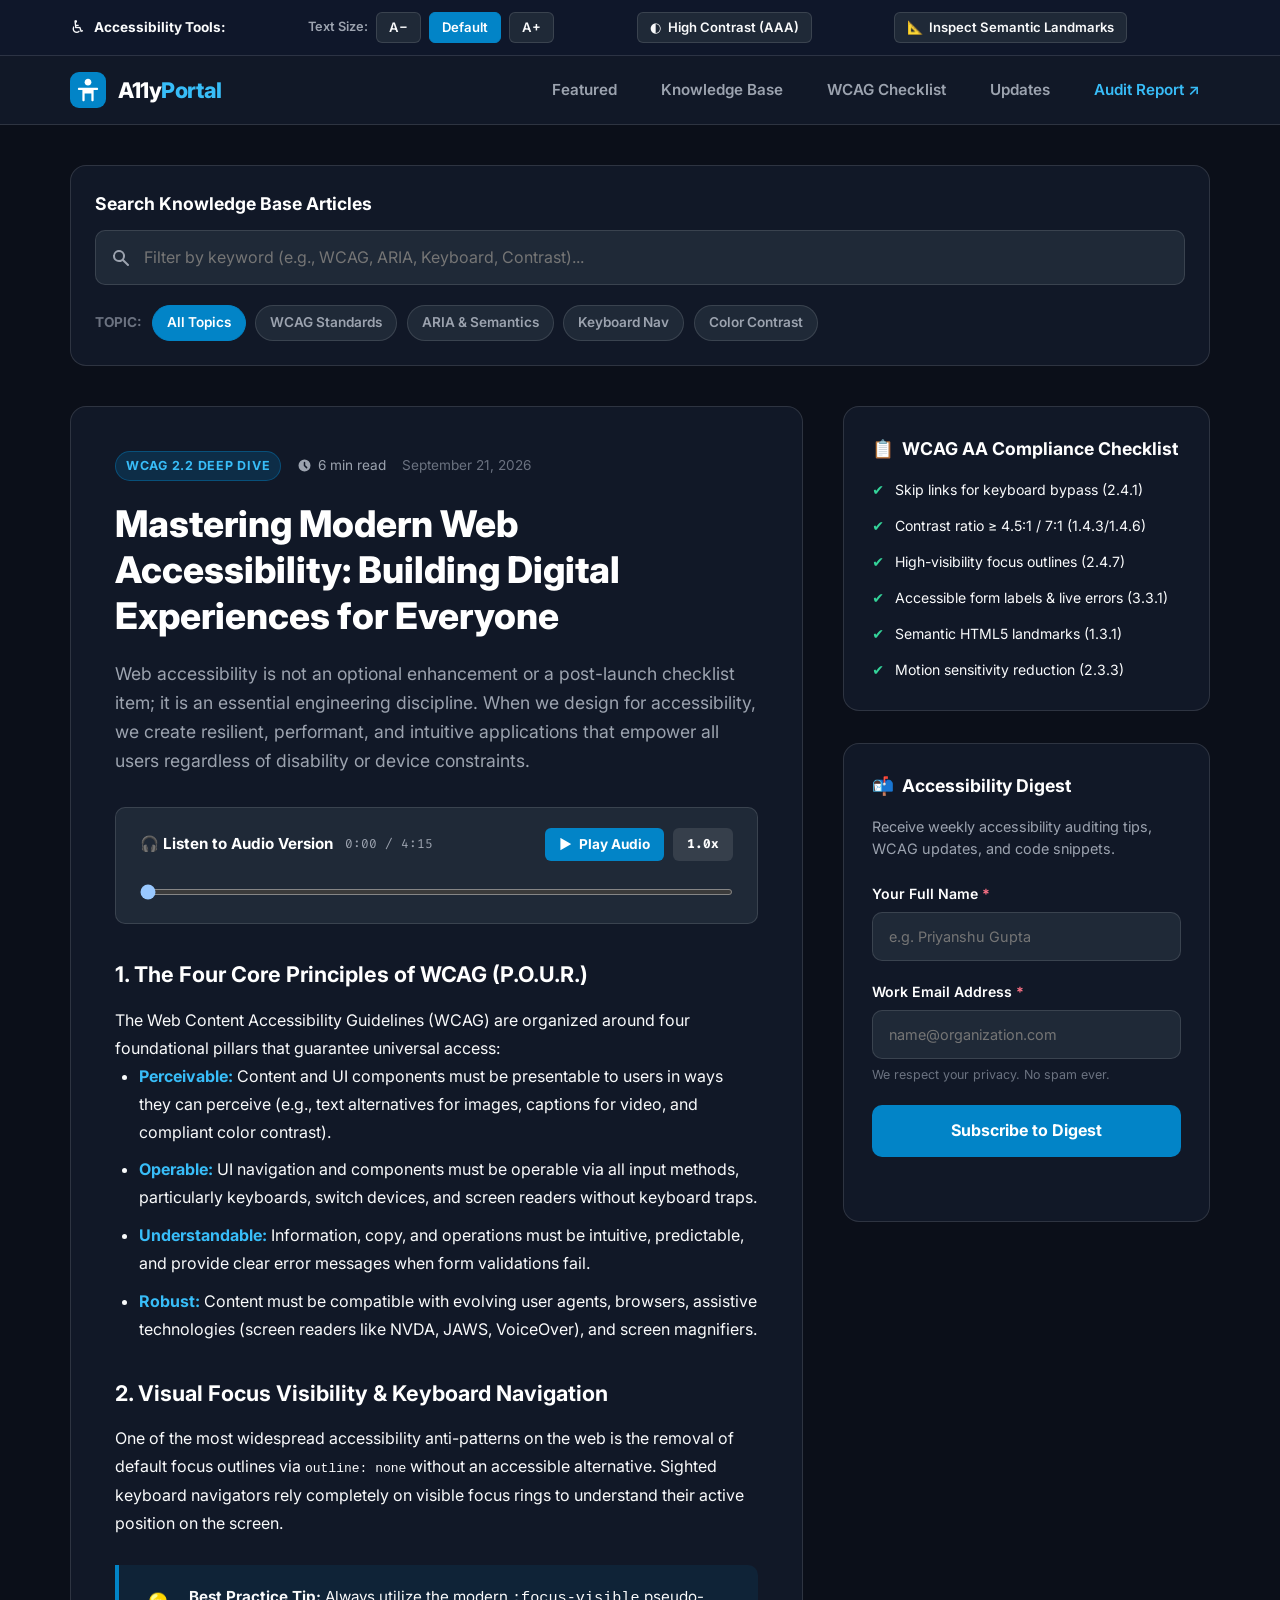
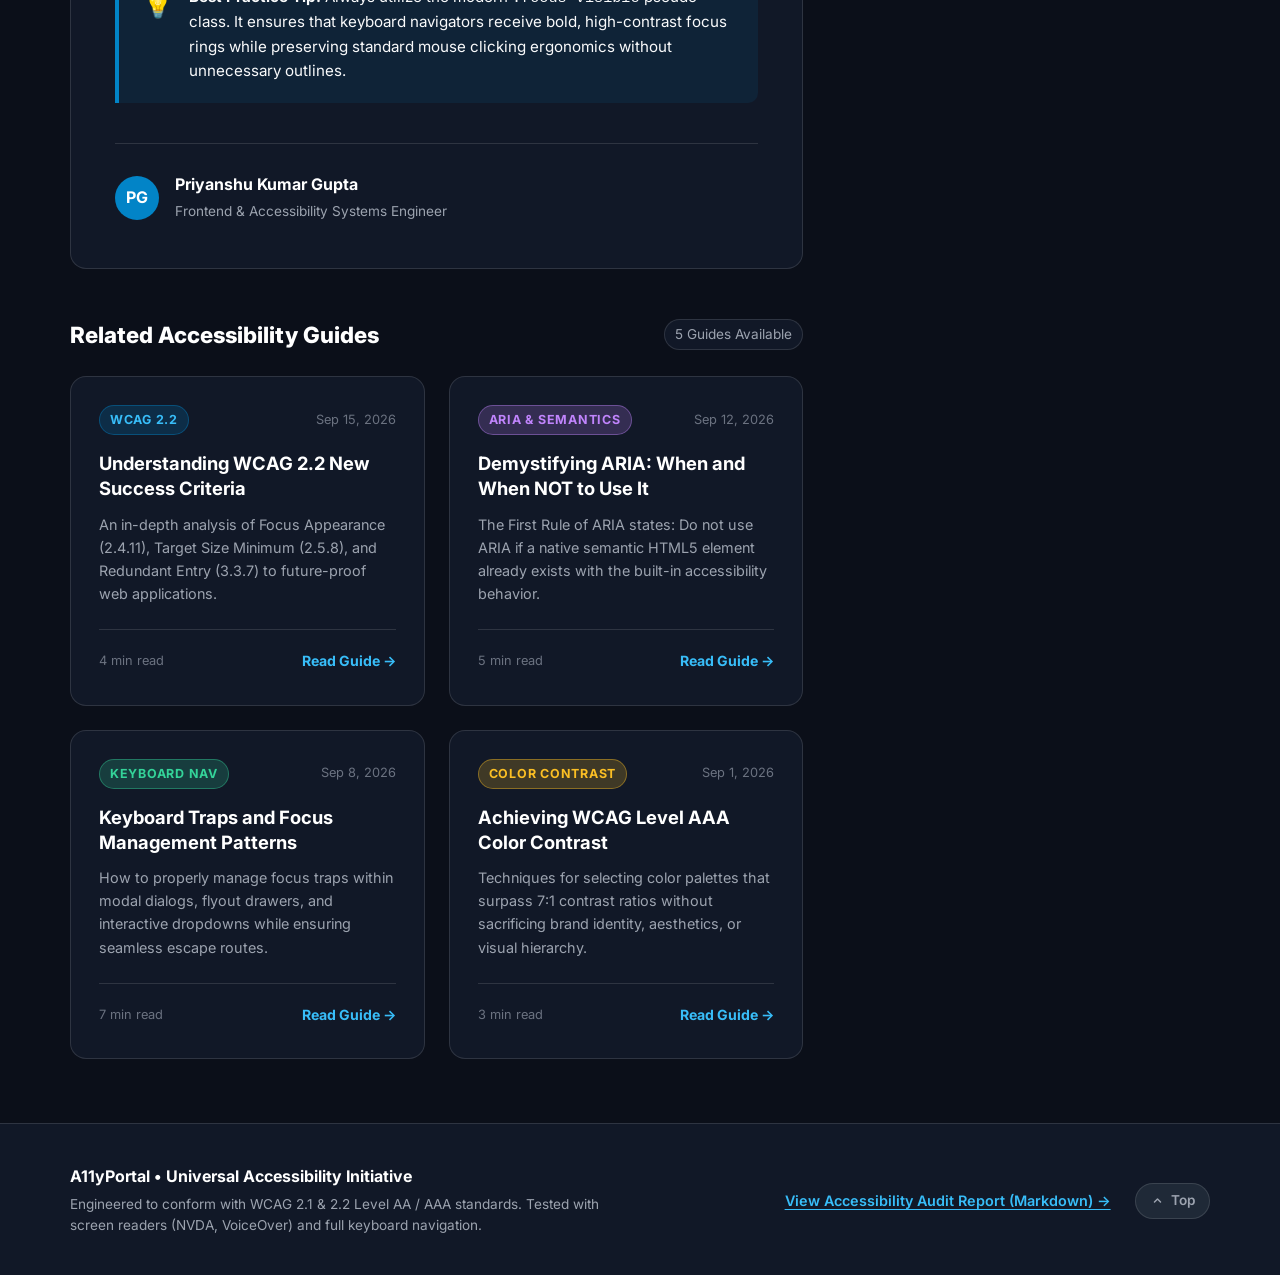
<file: week3/index.html>
<!DOCTYPE html>
<html lang="en">
<head>
  <meta charset="UTF-8">
  <meta name="viewport" content="width=device-width, initial-scale=1.0">
  <title>A11yPortal | Accessible Information & Tech Knowledge Base</title>
  <meta name="description" content="A fully accessible information portal adhering strictly to WCAG 2.1/2.2 Level AA and AAA standards. Featuring semantic HTML5, keyboard navigation, font scaling, high-contrast mode, and an interactive accessibility inspector.">
  <meta name="theme-color" content="#0284c7">

  <!-- Google Fonts: Inter -->
  <link rel="preconnect" href="https://fonts.googleapis.com">
  <link rel="preconnect" href="https://fonts.gstatic.com" crossorigin>
  <link href="https://fonts.googleapis.com/css2?family=Inter:wght@400;500;600;700;800&family=Fira+Code:wght@400;600&display=swap" rel="stylesheet">

  <link rel="stylesheet" href="styles.css">
</head>
<body>

  <!-- ================================================================= -->
  <!-- 1. KEYBOARD BYPASS SKIP LINKS (WCAG 2.4.1 Level A)               -->
  <!-- ================================================================= -->
  <div class="skip-links-group" aria-label="Skip navigation links">
    <a href="#main-content" class="skip-link">Skip to main content</a>
    <a href="#article-search" class="skip-link">Skip to search articles</a>
    <a href="#accessibility-toolbar" class="skip-link">Skip to accessibility settings</a>
  </div>

  <!-- ================================================================= -->
  <!-- 2. ACCESSIBILITY SETTINGS TOOLBAR (WCAG 1.4.4 & 1.4.3 Level AA)   -->
  <!-- ================================================================= -->
  <aside class="a11y-toolbar" id="accessibility-toolbar" aria-label="Accessibility Preferences Toolbar">
    <div class="container a11y-toolbar-inner">
      
      <!-- Toolbar Label -->
      <div class="a11y-toolbar-title">
        <span class="a11y-icon" aria-hidden="true">♿</span>
        <span>Accessibility Tools:</span>
      </div>

      <!-- Font Size Scaling Controls -->
      <div class="toolbar-control-group" role="group" aria-label="Text Size Adjustment">
        <span class="toolbar-group-label" id="font-size-label">Text Size:</span>
        <button 
          type="button" 
          class="toolbar-btn" 
          id="btn-font-decrease" 
          aria-label="Decrease text size" 
          aria-describedby="font-size-label"
        >
          A−
        </button>
        <button 
          type="button" 
          class="toolbar-btn active" 
          id="btn-font-reset" 
          aria-label="Reset text size to default (100%)" 
          aria-describedby="font-size-label"
          aria-pressed="true"
        >
          Default
        </button>
        <button 
          type="button" 
          class="toolbar-btn" 
          id="btn-font-increase" 
          aria-label="Increase text size to large (125%)" 
          aria-describedby="font-size-label"
        >
          A+
        </button>
      </div>

      <!-- High-Contrast Mode Toggle (WCAG 1.4.6 Level AAA) -->
      <div class="toolbar-control-group">
        <button 
          type="button" 
          class="toolbar-btn toggle-btn" 
          id="btn-toggle-contrast" 
          aria-pressed="false"
        >
          <span class="btn-icon" aria-hidden="true">◐</span>
          <span>High Contrast (AAA)</span>
        </button>
      </div>

      <!-- Visual Landmark Inspector (Interactive Educational Mode) -->
      <div class="toolbar-control-group">
        <button 
          type="button" 
          class="toolbar-btn toggle-btn" 
          id="btn-toggle-landmarks" 
          aria-pressed="false"
          aria-describedby="landmarks-tooltip"
        >
          <span class="btn-icon" aria-hidden="true">📐</span>
          <span>Inspect Semantic Landmarks</span>
        </button>
        <span id="landmarks-tooltip" class="sr-only">Toggles visual colored bounding boxes and labels around HTML5 landmarks</span>
      </div>

      <!-- Live Voiceover Announcer Area -->
      <div class="a11y-live-status" id="a11y-announcer" role="status" aria-live="polite"></div>

    </div>
  </aside>

  <!-- ================================================================= -->
  <!-- 3. HEADER & PRIMARY NAVIGATION (WCAG 1.3.1 & 2.4.7)               -->
  <!-- ================================================================= -->
  <header class="site-header" role="banner" data-landmark="header">
    <div class="container header-inner">
      
      <!-- Brand Identity -->
      <a href="#main-content" class="brand-link" aria-label="A11yPortal Homepage">
        <svg class="brand-logo" viewBox="0 0 32 32" fill="none" xmlns="http://www.w3.org/2000/svg" aria-hidden="true">
          <rect width="32" height="32" rx="8" fill="var(--color-primary)" />
          <path d="M16 6C17.6569 6 19 7.34315 19 9C19 10.6569 17.6569 12 16 12C14.3431 12 13 10.6569 13 9C13 7.34315 14.3431 6 16 6Z" fill="#ffffff"/>
          <path d="M7 15C7 14.4477 7.44772 14 8 14H24C24.5523 14 25 14.4477 25 15C25 15.5523 24.5523 16 24 16H21V25C21 25.5523 20.5523 26 20 26C19.4477 26 19 25.5523 19 25V19H13V25C13 25.5523 12.5523 26 12 26C11.4477 26 11 25.5523 11 25V16H8C7.44772 16 7 15.5523 7 15Z" fill="#ffffff"/>
        </svg>
        <span class="brand-title">A11y<span class="brand-accent">Portal</span></span>
      </a>

      <!-- Primary Navigation Links -->
      <nav class="primary-nav" role="navigation" aria-label="Primary Navigation" data-landmark="nav">
        <ul class="nav-list">
          <li class="nav-item"><a href="#featured-article" class="nav-link">Featured</a></li>
          <li class="nav-item"><a href="#articles-grid" class="nav-link">Knowledge Base</a></li>
          <li class="nav-item"><a href="#wcag-checklist" class="nav-link">WCAG Checklist</a></li>
          <li class="nav-item"><a href="#newsletter-section" class="nav-link">Updates</a></li>
          <li class="nav-item"><a href="audit-report.md" class="nav-link audit-link" target="_blank" rel="noopener">Audit Report ↗</a></li>
        </ul>
      </nav>

    </div>
  </header>

  <!-- ================================================================= -->
  <!-- 4. MAIN LANDMARK CONTENT (WCAG 1.3.1, 2.1.1, 4.1.2)               -->
  <!-- ================================================================= -->
  <main id="main-content" tabindex="-1" role="main" data-landmark="main">
    <div class="container main-layout">

      <!-- ============================================================= -->
      <!-- SEARCH & FILTER SECTION (WCAG 4.1.3 Live Region Updates)      -->
      <!-- ============================================================= -->
      <section class="search-section" role="search" aria-label="Article Search and Filters">
        <form class="search-form" id="search-form" onsubmit="return false;">
          <div class="search-input-wrapper">
            <label for="article-search" class="search-label">
              Search Knowledge Base Articles
            </label>
            <div class="input-with-icon">
              <svg class="search-svg-icon" viewBox="0 0 20 20" fill="currentColor" aria-hidden="true">
                <path fill-rule="evenodd" d="M8 4a4 4 0 100 8 4 4 0 000-8zM2 8a6 6 0 1110.89 3.476l4.817 4.817a1 1 0 01-1.414 1.414l-4.816-4.816A6 6 0 012 8z" clip-rule="evenodd" />
              </svg>
              <input 
                type="search" 
                id="article-search" 
                class="search-input" 
                placeholder="Filter by keyword (e.g., WCAG, ARIA, Keyboard, Contrast)..." 
                autocomplete="off"
                aria-describedby="search-instructions"
              >
              <button 
                type="button" 
                class="search-clear-btn" 
                id="btn-clear-search" 
                aria-label="Clear search query"
                hidden
              >
                &times;
              </button>
            </div>
            <p id="search-instructions" class="sr-only">
              Type to filter articles live. Results are announced automatically as you type.
            </p>
          </div>

          <!-- Category Quick Filter Chips -->
          <div class="category-filters" role="group" aria-label="Filter articles by category">
            <span class="filter-caption">Topic:</span>
            <button type="button" class="filter-chip active" data-category="all" aria-pressed="true">All Topics</button>
            <button type="button" class="filter-chip" data-category="wcag" aria-pressed="false">WCAG Standards</button>
            <button type="button" class="filter-chip" data-category="aria" aria-pressed="false">ARIA & Semantics</button>
            <button type="button" class="filter-chip" data-category="keyboard" aria-pressed="false">Keyboard Nav</button>
            <button type="button" class="filter-chip" data-category="contrast" aria-pressed="false">Color Contrast</button>
          </div>
        </form>

        <!-- Dynamic Screen Reader Status Message (WCAG 4.1.3 Status Messages) -->
        <div id="search-status" class="sr-only" role="status" aria-live="polite" aria-atomic="true">
          Showing all 5 articles.
        </div>
      </section>

      <!-- ============================================================= -->
      <!-- PRIMARY CONTENT COLUMN & SIDEBAR LAYOUT                       -->
      <!-- ============================================================= -->
      <div class="content-columns-wrapper">

        <!-- PRIMARY ARTICLES COLUMN -->
        <div class="primary-column">

          <!-- --------------------------------------------------------- -->
          <!-- FEATURED LEAD ARTICLE                                     -->
          <!-- --------------------------------------------------------- -->
          <article class="featured-article" id="featured-article" aria-labelledby="featured-title" data-landmark="article">
            <div class="article-meta-top">
              <span class="badge-category badge-wcag">WCAG 2.2 Deep Dive</span>
              <span class="reading-time">
                <svg viewBox="0 0 20 20" fill="currentColor" aria-hidden="true"><path fill-rule="evenodd" d="M10 18a8 8 0 100-16 8 8 0 000 16zm1-12a1 1 0 10-2 0v4a1 1 0 00.293.707l2.828 2.829a1 1 0 101.415-1.415L11 9.586V6z" clip-rule="evenodd"/></svg>
                6 min read
              </span>
              <time datetime="2026-09-21" class="article-date">September 21, 2026</time>
            </div>

            <h1 class="article-title" id="featured-title">
              Mastering Modern Web Accessibility: Building Digital Experiences for Everyone
            </h1>

            <p class="article-lead">
              Web accessibility is not an optional enhancement or a post-launch checklist item; it is an essential engineering discipline. When we design for accessibility, we create resilient, performant, and intuitive applications that empower all users regardless of disability or device constraints.
            </p>

            <!-- ACCESSIBLE SIMULATED AUDIO READER (WCAG 1.2 Alternative) -->
            <section class="audio-player-card" role="region" aria-label="Audio Reader for this article">
              <div class="audio-player-header">
                <div class="audio-info">
                  <span class="audio-label">🎧 Listen to Audio Version</span>
                  <span class="audio-duration" id="audio-time-display">0:00 / 4:15</span>
                </div>
                <div class="audio-controls">
                  <button 
                    type="button" 
                    class="audio-btn audio-play-btn" 
                    id="audio-play-btn" 
                    aria-label="Play article audio narration"
                  >
                    <span class="play-icon" aria-hidden="true">▶</span>
                    <span class="play-text">Play Audio</span>
                  </button>
                  <button 
                    type="button" 
                    class="audio-btn audio-speed-btn" 
                    id="audio-speed-btn" 
                    aria-label="Current playback speed 1x. Click to change to 1.25x"
                  >
                    1.0x
                  </button>
                </div>
              </div>

              <!-- Accessible Range Scrubber (WAI-ARIA Slider Pattern) -->
              <div class="audio-scrubber-wrapper">
                <label for="audio-slider" class="sr-only">Audio playback progress</label>
                <input 
                  type="range" 
                  id="audio-slider" 
                  class="audio-slider" 
                  min="0" 
                  max="100" 
                  value="0" 
                  step="1"
                  aria-valuemin="0" 
                  aria-valuemax="100" 
                  aria-valuenow="0" 
                  aria-valuetext="0 percent elapsed"
                >
              </div>
            </section>

            <!-- Article Body Content -->
            <div class="article-body">
              <h2 class="subheading-h2">1. The Four Core Principles of WCAG (P.O.U.R.)</h2>
              <p>
                The Web Content Accessibility Guidelines (WCAG) are organized around four foundational pillars that guarantee universal access:
              </p>
              <ul class="pour-list">
                <li><strong>Perceivable:</strong> Content and UI components must be presentable to users in ways they can perceive (e.g., text alternatives for images, captions for video, and compliant color contrast).</li>
                <li><strong>Operable:</strong> UI navigation and components must be operable via all input methods, particularly keyboards, switch devices, and screen readers without keyboard traps.</li>
                <li><strong>Understandable:</strong> Information, copy, and operations must be intuitive, predictable, and provide clear error messages when form validations fail.</li>
                <li><strong>Robust:</strong> Content must be compatible with evolving user agents, browsers, assistive technologies (screen readers like NVDA, JAWS, VoiceOver), and screen magnifiers.</li>
              </ul>

              <h2 class="subheading-h2">2. Visual Focus Visibility & Keyboard Navigation</h2>
              <p>
                One of the most widespread accessibility anti-patterns on the web is the removal of default focus outlines via <code>outline: none</code> without an accessible alternative. Sighted keyboard navigators rely completely on visible focus rings to understand their active position on the screen.
              </p>
              <div class="callout-box">
                <div class="callout-icon" aria-hidden="true">💡</div>
                <div class="callout-text">
                  <strong>Best Practice Tip:</strong> Always utilize the modern <code>:focus-visible</code> pseudo-class. It ensures that keyboard navigators receive bold, high-contrast focus rings while preserving standard mouse clicking ergonomics without unnecessary outlines.
                </div>
              </div>
            </div>

            <!-- Author Bio Section -->
            <footer class="article-author-card">
              <div class="author-avatar" aria-hidden="true">PG</div>
              <div class="author-info">
                <span class="author-name">Priyanshu Kumar Gupta</span>
                <span class="author-role">Frontend & Accessibility Systems Engineer</span>
              </div>
            </footer>
          </article>

          <!-- --------------------------------------------------------- -->
          <!-- KNOWLEDGE BASE ARTICLES GRID                              -->
          <!-- --------------------------------------------------------- -->
          <section class="articles-grid-section" id="articles-grid" aria-labelledby="articles-heading">
            <div class="section-title-bar">
              <h2 class="section-heading" id="articles-heading">Related Accessibility Guides</h2>
              <span class="article-count-badge" id="results-count-badge">5 Guides Available</span>
            </div>

            <div class="articles-grid" id="articles-grid-container">

              <!-- Article Card 1 -->
              <article class="card-item" data-category="wcag" aria-labelledby="card-title-1" data-landmark="article">
                <div class="card-header-meta">
                  <span class="badge-category badge-wcag">WCAG 2.2</span>
                  <time datetime="2026-09-15">Sep 15, 2026</time>
                </div>
                <h3 class="card-title" id="card-title-1">
                  Understanding WCAG 2.2 New Success Criteria
                </h3>
                <p class="card-desc">
                  An in-depth analysis of Focus Appearance (2.4.11), Target Size Minimum (2.5.8), and Redundant Entry (3.3.7) to future-proof web applications.
                </p>
                <div class="card-footer">
                  <span class="card-read-time">4 min read</span>
                  <button type="button" class="btn-card-action" aria-label="Read full guide on Understanding WCAG 2.2 New Success Criteria">
                    Read Guide &rarr;
                  </button>
                </div>
              </article>

              <!-- Article Card 2 -->
              <article class="card-item" data-category="aria" aria-labelledby="card-title-2" data-landmark="article">
                <div class="card-header-meta">
                  <span class="badge-category badge-aria">ARIA & Semantics</span>
                  <time datetime="2026-09-12">Sep 12, 2026</time>
                </div>
                <h3 class="card-title" id="card-title-2">
                  Demystifying ARIA: When and When NOT to Use It
                </h3>
                <p class="card-desc">
                  The First Rule of ARIA states: Do not use ARIA if a native semantic HTML5 element already exists with the built-in accessibility behavior.
                </p>
                <div class="card-footer">
                  <span class="card-read-time">5 min read</span>
                  <button type="button" class="btn-card-action" aria-label="Read full guide on Demystifying ARIA: When and When NOT to Use It">
                    Read Guide &rarr;
                  </button>
                </div>
              </article>

              <!-- Article Card 3 -->
              <article class="card-item" data-category="keyboard" aria-labelledby="card-title-3" data-landmark="article">
                <div class="card-header-meta">
                  <span class="badge-category badge-keyboard">Keyboard Nav</span>
                  <time datetime="2026-09-08">Sep 8, 2026</time>
                </div>
                <h3 class="card-title" id="card-title-3">
                  Keyboard Traps and Focus Management Patterns
                </h3>
                <p class="card-desc">
                  How to properly manage focus traps within modal dialogs, flyout drawers, and interactive dropdowns while ensuring seamless escape routes.
                </p>
                <div class="card-footer">
                  <span class="card-read-time">7 min read</span>
                  <button type="button" class="btn-card-action" aria-label="Read full guide on Keyboard Traps and Focus Management Patterns">
                    Read Guide &rarr;
                  </button>
                </div>
              </article>

              <!-- Article Card 4 -->
              <article class="card-item" data-category="contrast" aria-labelledby="card-title-4" data-landmark="article">
                <div class="card-header-meta">
                  <span class="badge-category badge-contrast">Color Contrast</span>
                  <time datetime="2026-09-01">Sep 1, 2026</time>
                </div>
                <h3 class="card-title" id="card-title-4">
                  Achieving WCAG Level AAA Color Contrast
                </h3>
                <p class="card-desc">
                  Techniques for selecting color palettes that surpass 7:1 contrast ratios without sacrificing brand identity, aesthetics, or visual hierarchy.
                </p>
                <div class="card-footer">
                  <span class="card-read-time">3 min read</span>
                  <button type="button" class="btn-card-action" aria-label="Read full guide on Achieving WCAG Level AAA Color Contrast">
                    Read Guide &rarr;
                  </button>
                </div>
              </article>

            </div>

            <!-- Empty Search State Feedback -->
            <div id="no-results-message" class="no-results-box" hidden>
              <p class="no-results-text">No articles found matching your search query.</p>
              <button type="button" class="btn btn-primary" id="btn-reset-filters">Reset All Filters</button>
            </div>
          </section>

        </div>

        <!-- =========================================================== -->
        <!-- ASIDE SIDEBAR LANDMARK (WCAG 1.3.1 Level A)                 -->
        <!-- =========================================================== -->
        <aside class="sidebar-column" role="complementary" aria-label="Sidebar Resources and Newsletter" data-landmark="aside">

          <!-- Accessibility Quick Checklist Card -->
          <div class="sidebar-card" id="wcag-checklist">
            <h3 class="sidebar-title">
              <span aria-hidden="true">📋</span> WCAG AA Compliance Checklist
            </h3>
            <ul class="checklist-items">
              <li class="checked"><span class="check-mark" aria-hidden="true">✔</span> <span>Skip links for keyboard bypass (2.4.1)</span></li>
              <li class="checked"><span class="check-mark" aria-hidden="true">✔</span> <span>Contrast ratio ≥ 4.5:1 / 7:1 (1.4.3/1.4.6)</span></li>
              <li class="checked"><span class="check-mark" aria-hidden="true">✔</span> <span>High-visibility focus outlines (2.4.7)</span></li>
              <li class="checked"><span class="check-mark" aria-hidden="true">✔</span> <span>Accessible form labels & live errors (3.3.1)</span></li>
              <li class="checked"><span class="check-mark" aria-hidden="true">✔</span> <span>Semantic HTML5 landmarks (1.3.1)</span></li>
              <li class="checked"><span class="check-mark" aria-hidden="true">✔</span> <span>Motion sensitivity reduction (2.3.3)</span></li>
            </ul>
          </div>

          <!-- Accessible Newsletter Subscription Form -->
          <div class="sidebar-card" id="newsletter-section">
            <h3 class="sidebar-title">
              <span aria-hidden="true">📬</span> Accessibility Digest
            </h3>
            <p class="sidebar-desc">
              Receive weekly accessibility auditing tips, WCAG updates, and code snippets.
            </p>

            <form class="newsletter-form" id="newsletter-form" novalidate>
              <div class="form-field-group">
                <label for="subscriber-name" class="field-label">
                  Your Full Name <span class="required-mark" aria-hidden="true">*</span>
                </label>
                <input 
                  type="text" 
                  id="subscriber-name" 
                  class="field-input" 
                  placeholder="e.g. Priyanshu Gupta" 
                  required
                  aria-required="true"
                >
              </div>

              <div class="form-field-group">
                <label for="subscriber-email" class="field-label">
                  Work Email Address <span class="required-mark" aria-hidden="true">*</span>
                </label>
                <input 
                  type="email" 
                  id="subscriber-email" 
                  class="field-input" 
                  placeholder="name@organization.com" 
                  required
                  aria-required="true"
                  aria-describedby="email-hint"
                >
                <span id="email-hint" class="field-hint">We respect your privacy. No spam ever.</span>
              </div>

              <button type="submit" class="btn btn-primary btn-block" id="newsletter-submit-btn">
                Subscribe to Digest
              </button>

              <!-- Live Form Status Message Area (WCAG 3.3.1 & 4.1.3) -->
              <div id="newsletter-status" class="form-status-area" role="status" aria-live="polite"></div>
            </form>
          </div>

        </aside>

      </div>

    </div>
  </main>

  <!-- ================================================================= -->
  <!-- 5. FOOTER LANDMARK (WCAG 1.3.1 Level A)                           -->
  <!-- ================================================================= -->
  <footer class="site-footer" role="contentinfo" data-landmark="footer">
    <div class="container footer-inner">
      <div class="footer-summary">
        <p class="footer-brand">A11yPortal &bull; Universal Accessibility Initiative</p>
        <p class="footer-statement">
          Engineered to conform with WCAG 2.1 & 2.2 Level AA / AAA standards. Tested with screen readers (NVDA, VoiceOver) and full keyboard navigation.
        </p>
      </div>

      <div class="footer-actions">
        <a href="audit-report.md" class="footer-report-link" target="_blank" rel="noopener">
          View Accessibility Audit Report (Markdown) &rarr;
        </a>
        <button type="button" class="back-to-top-btn" id="btn-back-to-top" aria-label="Back to top of page">
          <svg viewBox="0 0 20 20" fill="currentColor" aria-hidden="true">
            <path fill-rule="evenodd" d="M14.707 12.707a1 1 0 01-1.414 0L10 9.414l-3.293 3.293a1 1 0 01-1.414-1.414l4-4a1 1 0 011.414 0l4 4a1 1 0 010 1.414z" clip-rule="evenodd"/>
          </svg>
          Top
        </button>
      </div>
    </div>
  </footer>

  <!-- Vanilla JavaScript Application -->
  <script src="app.js"></script>
</body>
</html>
</file>
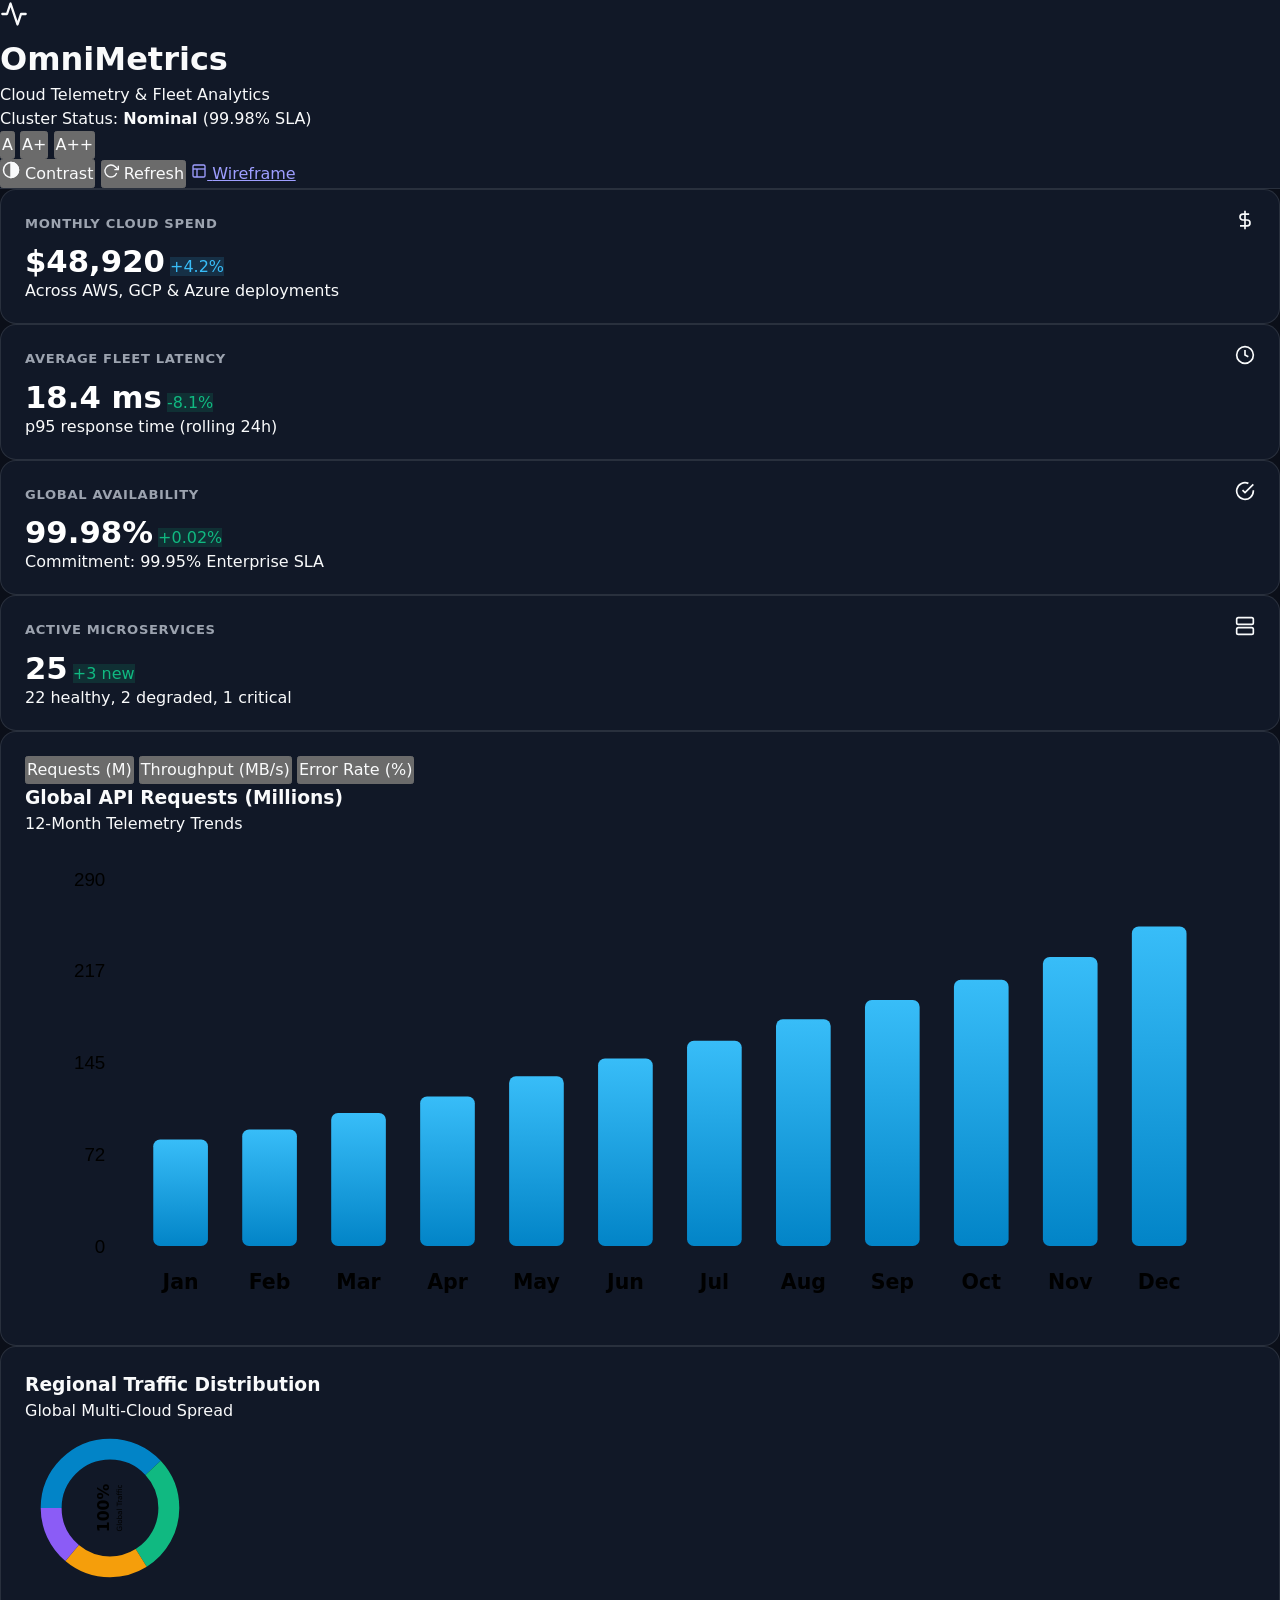
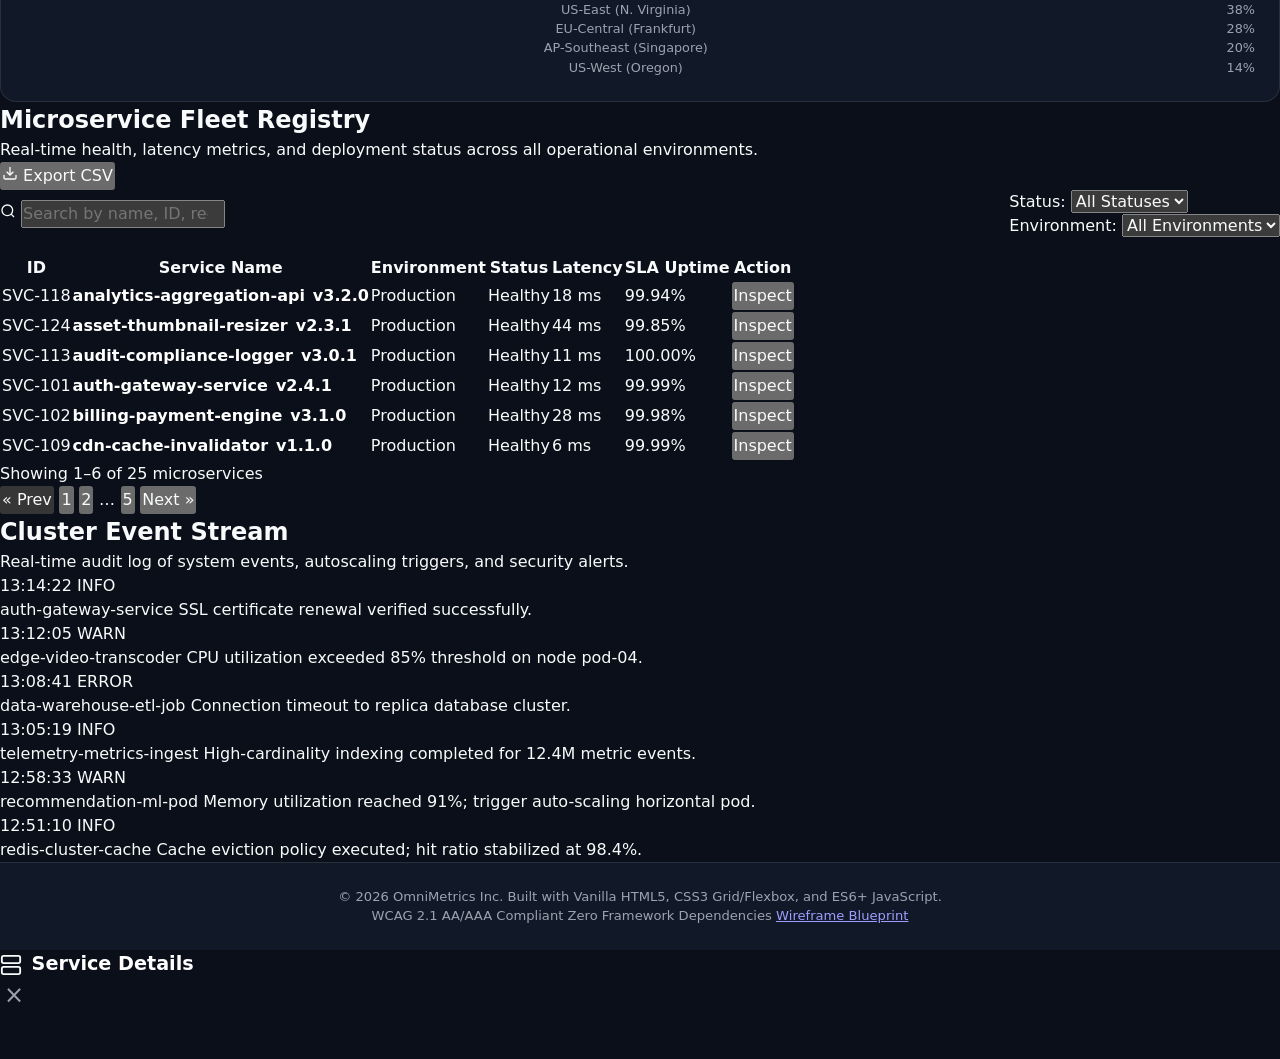
<file: week5/index.html>
<!DOCTYPE html>
<html lang="en">
<head>
  <meta charset="UTF-8">
  <meta name="viewport" content="width=device-width, initial-scale=1.0">
  <meta name="description" content="OmniMetrics is an enterprise cloud analytics and telemetry dashboard integrating dynamic data visualization, WCAG 2.1/2.2 AA/AAA accessibility, responsive CSS Grid/Flexbox design, and high-performance offline capabilities.">
  <meta name="theme-color" content="#0369a1">
  <title>OmniMetrics | Cloud Telemetry & Microservices Analytics Dashboard</title>

  <!-- Preconnect to fonts and load minified production stylesheet -->
  <link rel="stylesheet" href="styles.min.css">
  <link rel="icon" href="data:image/svg+xml,<svg xmlns='http://www.w3.org/2000/svg' viewBox='0 0 24 24' fill='%230284c7'><path d='M3 3v18h18V3H3zm16 16H5V5h14v14zM11 7h2v10h-2V7zm-4 4h2v6H7v-6zm8-2h2v8h-2V9z'/></svg>">
</head>
<body>

  <!-- WCAG Accessible Skip Link for Keyboard Navigation -->
  <a href="#main-content" class="skip-link">Skip to main dashboard content</a>

  <!-- Screen Reader Live Region Announcer -->
  <div id="a11y-announcer" class="sr-only" aria-live="polite" aria-atomic="true"></div>

  <!-- Application Shell Header -->
  <header class="app-header" role="banner">
    <div class="header-container">
      <div class="brand-group">
        <div class="brand-icon" aria-hidden="true">
          <svg width="28" height="28" viewBox="0 0 24 24" fill="none" stroke="currentColor" stroke-width="2" stroke-linecap="round" stroke-linejoin="round">
            <polyline points="22 12 18 12 15 21 9 3 6 12 2 12"></polyline>
          </svg>
        </div>
        <div class="brand-text">
          <h1 class="brand-title">OmniMetrics</h1>
          <span class="brand-tagline">Cloud Telemetry & Fleet Analytics</span>
        </div>
      </div>

      <div class="header-status-badge">
        <span class="pulse-indicator" aria-hidden="true"></span>
        <span class="status-label">Cluster Status: <strong>Nominal</strong> (99.98% SLA)</span>
      </div>

      <!-- Accessibility & Application Controls Toolbar -->
      <div class="toolbar-group" role="toolbar" aria-label="Dashboard controls and accessibility settings">
        <!-- Font Scaling Controls -->
        <div class="font-scale-group" role="group" aria-label="Text size adjustments">
          <button type="button" class="btn-tool active" data-font-scale="1" aria-label="Standard 100% text size">A</button>
          <button type="button" class="btn-tool" data-font-scale="1.15" aria-label="Medium 115% text size">A+</button>
          <button type="button" class="btn-tool" data-font-scale="1.30" aria-label="Large 130% text size">A++</button>
        </div>

        <!-- High-Contrast WCAG AAA Toggle -->
        <button type="button" class="btn-tool" id="contrast-toggle" aria-label="Toggle high contrast color mode (WCAG AAA)" title="High Contrast Mode">
          <svg width="18" height="18" viewBox="0 0 24 24" fill="none" stroke="currentColor" stroke-width="2" aria-hidden="true">
            <circle cx="12" cy="12" r="10"></circle>
            <path d="M12 2a10 10 0 0 1 0 20z" fill="currentColor"></path>
          </svg>
          <span class="tool-text">Contrast</span>
        </button>

        <!-- Real-Time Telemetry Refresh Simulation -->
        <button type="button" class="btn-tool btn-tool-primary" id="refresh-telemetry-btn" aria-label="Refresh telemetry data">
          <svg width="16" height="16" viewBox="0 0 24 24" fill="none" stroke="currentColor" stroke-width="2" aria-hidden="true">
            <polyline points="23 4 23 10 17 10"></polyline>
            <path d="M20.49 15a9 9 0 1 1-2.12-9.36L23 10"></path>
          </svg>
          <span class="tool-text">Refresh</span>
        </button>

        <!-- Blueprint / Wireframe Navigation -->
        <a href="wireframe.html" class="btn-tool btn-tool-link" aria-label="View architectural wireframe specification">
          <svg width="16" height="16" viewBox="0 0 24 24" fill="none" stroke="currentColor" stroke-width="2" aria-hidden="true">
            <rect x="3" y="3" width="18" height="18" rx="2" ry="2"></rect>
            <line x1="3" y1="9" x2="21" y2="9"></line>
            <line x1="9" y1="21" x2="9" y2="9"></line>
          </svg>
          <span class="tool-text">Wireframe</span>
        </a>
      </div>
    </div>
  </header>

  <!-- Main Dashboard Container -->
  <main id="main-content" class="app-main" role="main">
    
    <!-- Section 1: KPI Metric Highlights -->
    <section class="kpi-grid" aria-label="Cluster Key Performance Indicators">
      <div class="kpi-card" tabindex="0">
        <div class="kpi-header">
          <span class="kpi-title">Monthly Cloud Spend</span>
          <span class="kpi-icon" aria-hidden="true">
            <svg width="20" height="20" viewBox="0 0 24 24" fill="none" stroke="currentColor" stroke-width="2"><line x1="12" y1="1" x2="12" y2="23"></line><path d="M17 5H9.5a3.5 3.5 0 0 0 0 7h5a3.5 3.5 0 0 1 0 7H6"></path></svg>
          </span>
        </div>
        <div class="kpi-value-row">
          <span class="kpi-value" id="kpi-spend">$48,920</span>
          <span class="kpi-trend trend-neutral" id="kpi-spend-trend">+4.2%</span>
        </div>
        <span class="kpi-meta text-muted">Across AWS, GCP &amp; Azure deployments</span>
      </div>

      <div class="kpi-card" tabindex="0">
        <div class="kpi-header">
          <span class="kpi-title">Average Fleet Latency</span>
          <span class="kpi-icon" aria-hidden="true">
            <svg width="20" height="20" viewBox="0 0 24 24" fill="none" stroke="currentColor" stroke-width="2"><circle cx="12" cy="12" r="10"></circle><polyline points="12 6 12 12 16 14"></polyline></svg>
          </span>
        </div>
        <div class="kpi-value-row">
          <span class="kpi-value" id="kpi-latency">18.4 ms</span>
          <span class="kpi-trend trend-positive" id="kpi-latency-trend">-8.1%</span>
        </div>
        <span class="kpi-meta text-muted">p95 response time (rolling 24h)</span>
      </div>

      <div class="kpi-card" tabindex="0">
        <div class="kpi-header">
          <span class="kpi-title">Global Availability</span>
          <span class="kpi-icon" aria-hidden="true">
            <svg width="20" height="20" viewBox="0 0 24 24" fill="none" stroke="currentColor" stroke-width="2"><path d="M22 11.08V12a10 10 0 1 1-5.93-9.14"></path><polyline points="22 4 12 14.01 9 11.01"></polyline></svg>
          </span>
        </div>
        <div class="kpi-value-row">
          <span class="kpi-value" id="kpi-uptime">99.98%</span>
          <span class="kpi-trend trend-positive" id="kpi-uptime-trend">+0.02%</span>
        </div>
        <span class="kpi-meta text-muted">Commitment: 99.95% Enterprise SLA</span>
      </div>

      <div class="kpi-card" tabindex="0">
        <div class="kpi-header">
          <span class="kpi-title">Active Microservices</span>
          <span class="kpi-icon" aria-hidden="true">
            <svg width="20" height="20" viewBox="0 0 24 24" fill="none" stroke="currentColor" stroke-width="2"><rect x="2" y="2" width="20" height="8" rx="2" ry="2"></rect><rect x="2" y="14" width="20" height="8" rx="2" ry="2"></rect><line x1="6" y1="6" x2="6.01" y2="6"></line><line x1="6" y1="18" x2="6.01" y2="18"></line></svg>
          </span>
        </div>
        <div class="kpi-value-row">
          <span class="kpi-value" id="kpi-services">25</span>
          <span class="kpi-trend trend-positive" id="kpi-services-trend">+3 new</span>
        </div>
        <span class="kpi-meta text-muted">22 healthy, 2 degraded, 1 critical</span>
      </div>
    </section>

    <!-- Section 2: Data Visualizations (Bar & Doughnut Charts) -->
    <section class="analytics-grid" aria-label="Visual Telemetry and Regional Analysis">
      
      <!-- Chart Card 1: 12-Month Telemetry Trends Bar Chart -->
      <article class="chart-card" aria-labelledby="bar-chart-heading">
        <div class="chart-controls-bar">
          <div class="metric-switch-group" role="tablist" aria-label="Select metric for throughput trends">
            <button type="button" class="btn-metric active" role="tab" aria-selected="true" data-chart-metric="requests_m">
              Requests (M)
            </button>
            <button type="button" class="btn-metric" role="tab" aria-selected="false" data-chart-metric="throughput_mbs">
              Throughput (MB/s)
            </button>
            <button type="button" class="btn-metric" role="tab" aria-selected="false" data-chart-metric="error_rate">
              Error Rate (%)
            </button>
          </div>
        </div>
        <div id="bar-chart-container" class="chart-content">
          <!-- Dynamically generated SVG Bar Chart -->
        </div>
      </article>

      <!-- Chart Card 2: Regional Traffic Distribution Doughnut Chart -->
      <article class="chart-card" aria-labelledby="doughnut-chart-heading">
        <div id="doughnut-chart-container" class="chart-content">
          <!-- Dynamically generated SVG Doughnut Chart -->
        </div>
      </article>
    </section>

    <!-- Section 3: Microservices Registry Table -->
    <section class="services-section" aria-label="Microservice Fleet Registry">
      <div class="section-header">
        <div>
          <h2 class="section-title">Microservice Fleet Registry</h2>
          <p class="section-subtitle">Real-time health, latency metrics, and deployment status across all operational environments.</p>
        </div>
        <div class="section-actions">
          <button type="button" class="btn btn-secondary" id="export-csv-btn" aria-label="Export current filtered microservices to CSV file">
            <svg width="16" height="16" viewBox="0 0 24 24" fill="none" stroke="currentColor" stroke-width="2" aria-hidden="true">
              <path d="M21 15v4a2 2 0 0 1-2 2H5a2 2 0 0 1-2-2v-4"></path>
              <polyline points="7 10 12 15 17 10"></polyline>
              <line x1="12" y1="15" x2="12" y2="3"></line>
            </svg>
            <span>Export CSV</span>
          </button>
        </div>
      </div>

      <!-- Filter & Search Controls -->
      <div class="table-controls-bar" role="search" aria-label="Filter and search microservices">
        <div class="search-input-wrapper">
          <svg class="search-icon" width="16" height="16" viewBox="0 0 24 24" fill="none" stroke="currentColor" stroke-width="2" aria-hidden="true">
            <circle cx="11" cy="11" r="8"></circle>
            <line x1="21" y1="21" x2="16.65" y2="16.65"></line>
          </svg>
          <label for="table-search" class="sr-only">Search microservices by name, ID, or region</label>
          <input type="search" id="table-search" class="form-input" placeholder="Search by name, ID, region..." autocomplete="off">
        </div>

        <div class="filter-group">
          <div class="filter-item">
            <label for="status-filter" class="filter-label">Status:</label>
            <select id="status-filter" class="form-select">
              <option value="ALL">All Statuses</option>
              <option value="HEALTHY">Healthy</option>
              <option value="DEGRADED">Degraded</option>
              <option value="CRITICAL">Critical</option>
            </select>
          </div>

          <div class="filter-item">
            <label for="env-filter" class="filter-label">Environment:</label>
            <select id="env-filter" class="form-select">
              <option value="ALL">All Environments</option>
              <option value="PRODUCTION">Production</option>
              <option value="STAGING">Staging</option>
              <option value="DEVELOPMENT">Development</option>
            </select>
          </div>
        </div>
      </div>

      <!-- Accessible Responsive Table -->
      <div class="table-responsive" tabindex="0" role="region" aria-label="Microservice Telemetry Table scrollable container">
        <table class="services-table" aria-label="Microservice Fleet Telemetry Data">
          <thead>
            <tr>
              <th scope="col" data-sort="id" tabindex="0" role="columnheader" aria-sort="none" title="Click or press enter to sort by ID">
                <div class="th-content">
                  <span>ID</span>
                  <span class="sort-indicator" aria-hidden="true"></span>
                </div>
              </th>
              <th scope="col" data-sort="name" tabindex="0" role="columnheader" aria-sort="ascending" title="Click or press enter to sort by Service Name">
                <div class="th-content">
                  <span>Service Name</span>
                  <span class="sort-indicator" aria-hidden="true"></span>
                </div>
              </th>
              <th scope="col" data-sort="environment" tabindex="0" role="columnheader" aria-sort="none" title="Click or press enter to sort by Environment">
                <div class="th-content">
                  <span>Environment</span>
                  <span class="sort-indicator" aria-hidden="true"></span>
                </div>
              </th>
              <th scope="col" data-sort="status" tabindex="0" role="columnheader" aria-sort="none" title="Click or press enter to sort by Status">
                <div class="th-content">
                  <span>Status</span>
                  <span class="sort-indicator" aria-hidden="true"></span>
                </div>
              </th>
              <th scope="col" data-sort="latency_ms" tabindex="0" role="columnheader" aria-sort="none" title="Click or press enter to sort by Latency">
                <div class="th-content">
                  <span>Latency</span>
                  <span class="sort-indicator" aria-hidden="true"></span>
                </div>
              </th>
              <th scope="col" data-sort="uptime_percent" tabindex="0" role="columnheader" aria-sort="none" title="Click or press enter to sort by SLA Uptime">
                <div class="th-content">
                  <span>SLA Uptime</span>
                  <span class="sort-indicator" aria-hidden="true"></span>
                </div>
              </th>
              <th scope="col" class="text-right">Action</th>
            </tr>
          </thead>
          <tbody id="services-table-body">
            <!-- Dynamic microservices rows populated by app.js -->
          </tbody>
        </table>
      </div>

      <!-- Pagination Navigation -->
      <nav class="pagination-bar" aria-label="Microservices table pagination">
        <div id="pagination-summary" class="pagination-summary text-muted">
          Showing 1–6 of 25 microservices
        </div>
        <div id="pagination-container" class="pagination-controls">
          <!-- Dynamic page buttons -->
        </div>
      </nav>
    </section>

    <!-- Section 4: Cluster Activity & Incident Logs -->
    <section class="activity-section" aria-label="Cluster Audit and Incident Feed">
      <div class="section-header">
        <div>
          <h2 class="section-title">Cluster Event Stream</h2>
          <p class="section-subtitle">Real-time audit log of system events, autoscaling triggers, and security alerts.</p>
        </div>
      </div>
      <div class="activity-container">
        <ul id="activity-logs-list" class="activity-logs-list" role="feed" aria-busy="false" aria-label="Recent system activity log items">
          <!-- Dynamic system logs populated by app.js -->
        </ul>
      </div>
    </section>

  </main>

  <!-- Application Footer -->
  <footer class="app-footer" role="contentinfo">
    <div class="footer-container">
      <p class="footer-text">
        &copy; 2026 OmniMetrics Inc. Built with Vanilla HTML5, CSS3 Grid/Flexbox, and ES6+ JavaScript.
      </p>
      <div class="footer-links">
        <span class="footer-badge">WCAG 2.1 AA/AAA Compliant</span>
        <span class="footer-badge">Zero Framework Dependencies</span>
        <a href="wireframe.html" class="footer-link">Wireframe Blueprint</a>
      </div>
    </div>
  </footer>

  <!-- Accessible Service Detail Modal Dialog -->
  <div id="service-modal-overlay" class="modal-overlay" aria-hidden="true" role="presentation">
    <div id="service-modal" class="modal-dialog" role="dialog" aria-modal="true" aria-labelledby="modal-title" aria-describedby="modal-body">
      <div class="modal-header">
        <div class="modal-title-group">
          <svg class="modal-icon" width="22" height="22" viewBox="0 0 24 24" fill="none" stroke="currentColor" stroke-width="2" aria-hidden="true">
            <rect x="2" y="2" width="20" height="8" rx="2" ry="2"></rect>
            <rect x="2" y="14" width="20" height="8" rx="2" ry="2"></rect>
            <line x1="6" y1="6" x2="6.01" y2="6"></line>
            <line x1="6" y1="18" x2="6.01" y2="18"></line>
          </svg>
          <h3 id="modal-title" class="modal-title">Service Details</h3>
        </div>
        <button type="button" id="modal-close-btn" class="modal-close-btn" aria-label="Close service details dialog">
          &times;
        </button>
      </div>

      <div id="modal-body" class="modal-body">
        <!-- Dynamically injected telemetry details -->
      </div>
    </div>
  </div>

  <!-- Notification Toast Container -->
  <div id="toast-container" class="toast-container" aria-live="polite" aria-atomic="true"></div>

  <!-- Core JavaScript Application Bundle -->
  <script src="app.min.js"></script>
</body>
</html>
</file>
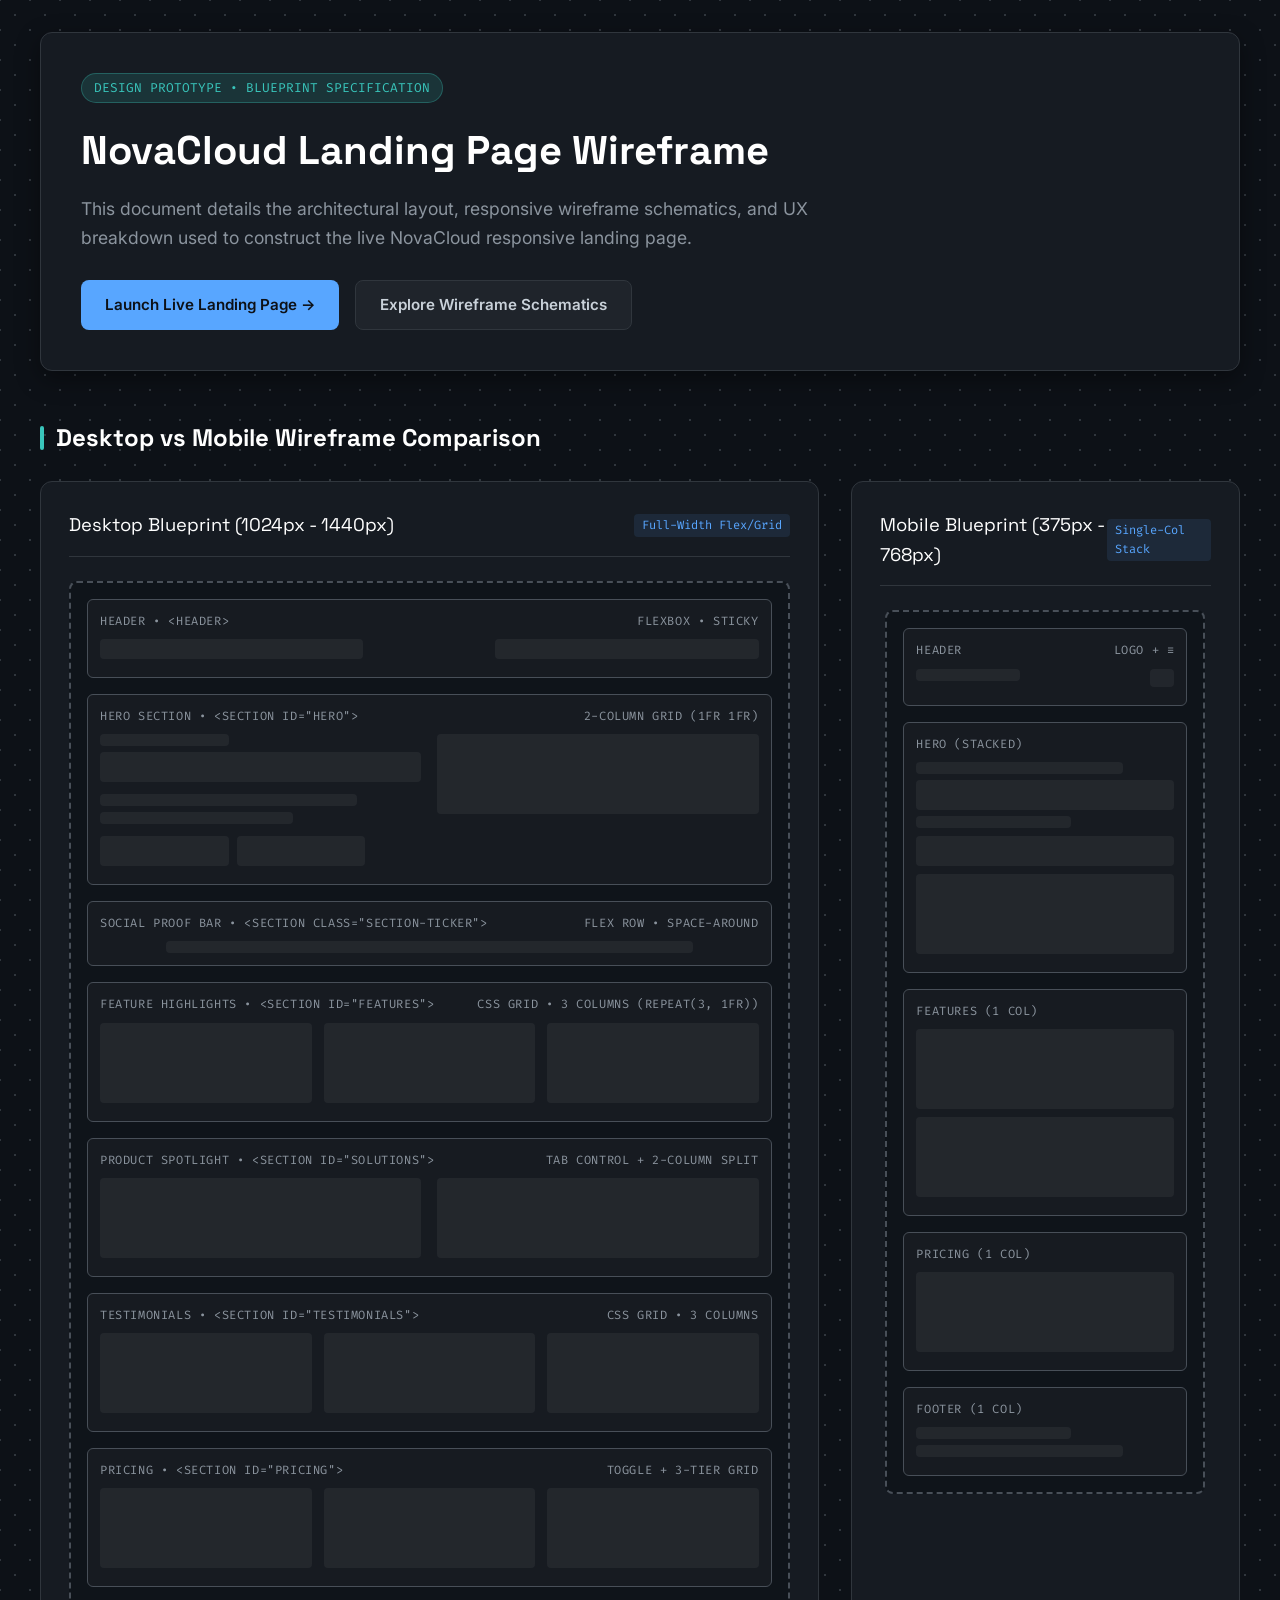
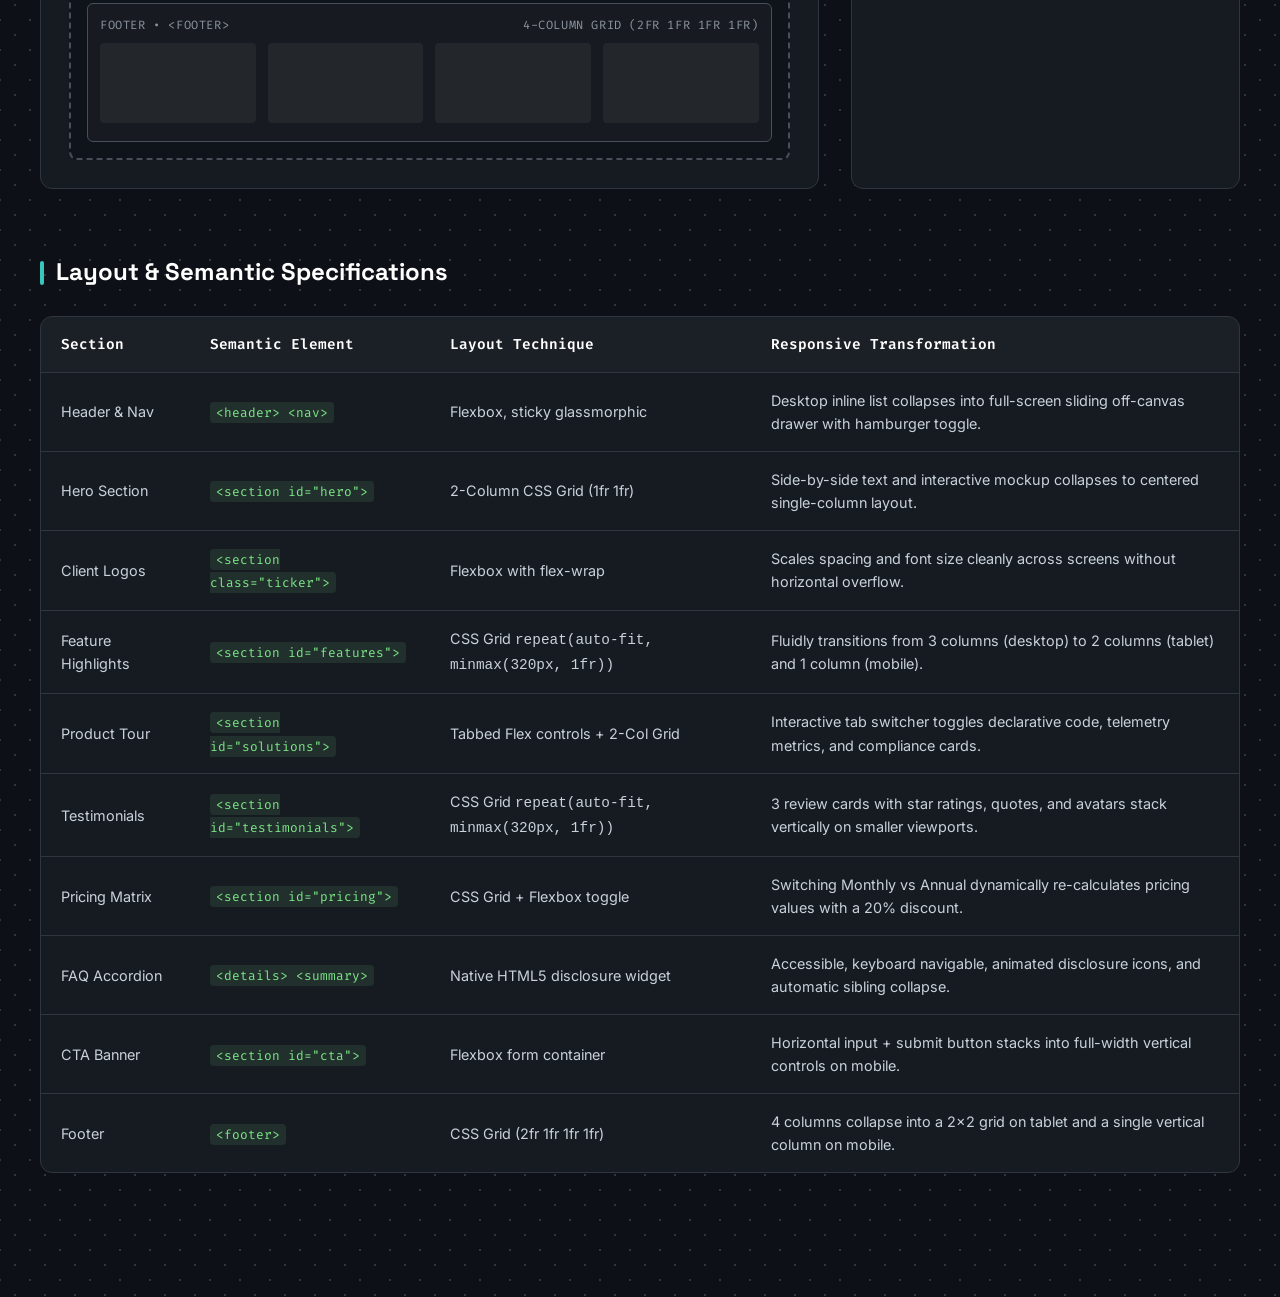
<file: wireframe.html>
<!DOCTYPE html>
<html lang="en">
<head>
  <meta charset="UTF-8">
  <meta name="viewport" content="width=device-width, initial-scale=1.0">
  <title>NovaCloud Landing Page - Wireframe & Layout Specification</title>
  <link rel="preconnect" href="https://fonts.googleapis.com">
  <link rel="preconnect" href="https://fonts.gstatic.com" crossorigin>
  <link href="https://fonts.googleapis.com/css2?family=Space+Grotesk:wght@400;600;700&family=Inter:wght@400;500;600&family=Fira+Code:wght@400;500&display=swap" rel="stylesheet">
  <style>
    :root {
      --wire-bg: #0d1117;
      --wire-surface: #161b22;
      --wire-border: #30363d;
      --wire-accent: #58a6ff;
      --wire-accent-cyan: #39c5bb;
      --wire-highlight: #7ee787;
      --wire-text: #c9d1d9;
      --wire-text-muted: #8b949e;
      --font-display: 'Space Grotesk', sans-serif;
      --font-body: 'Inter', sans-serif;
      --font-mono: 'Fira Code', monospace;
    }

    * {
      box-sizing: border-box;
      margin: 0;
      padding: 0;
    }

    body {
      background-color: var(--wire-bg);
      color: var(--wire-text);
      font-family: var(--font-body);
      line-height: 1.6;
      padding: 2rem 1.5rem 5rem;
      background-image: 
        radial-gradient(var(--wire-border) 1px, transparent 0),
        radial-gradient(var(--wire-border) 1px, transparent 0);
      background-size: 30px 30px;
      background-position: 0 0, 15px 15px;
    }

    .container {
      max-width: 1200px;
      margin: 0 auto;
    }

    header.spec-header {
      background: var(--wire-surface);
      border: 1px solid var(--wire-border);
      border-radius: 12px;
      padding: 2.5rem;
      margin-bottom: 3rem;
      box-shadow: 0 8px 24px rgba(0,0,0,0.4);
    }

    .spec-badge {
      display: inline-block;
      font-family: var(--font-mono);
      font-size: 0.8rem;
      color: var(--wire-accent-cyan);
      background: rgba(57, 197, 187, 0.15);
      border: 1px solid rgba(57, 197, 187, 0.3);
      padding: 4px 12px;
      border-radius: 9999px;
      margin-bottom: 1rem;
    }

    h1 {
      font-family: var(--font-display);
      font-size: clamp(1.8rem, 3.5vw, 2.5rem);
      color: #ffffff;
      margin-bottom: 0.75rem;
    }

    p.lead {
      font-size: 1.1rem;
      color: var(--wire-text-muted);
      max-width: 800px;
      margin-bottom: 1.75rem;
    }

    .action-row {
      display: flex;
      gap: 1rem;
      flex-wrap: wrap;
    }

    .btn {
      display: inline-flex;
      align-items: center;
      gap: 0.5rem;
      padding: 0.75rem 1.5rem;
      border-radius: 8px;
      font-weight: 600;
      text-decoration: none;
      font-size: 0.95rem;
      transition: all 0.2s ease;
    }

    .btn-live {
      background: var(--wire-accent);
      color: #0d1117;
    }

    .btn-live:hover {
      background: #79b8ff;
      transform: translateY(-2px);
    }

    .btn-outline {
      border: 1px solid var(--wire-border);
      color: var(--wire-text);
      background: rgba(255, 255, 255, 0.04);
    }

    .btn-outline:hover {
      background: rgba(255, 255, 255, 0.08);
      border-color: var(--wire-accent);
    }

    .section-title {
      font-family: var(--font-display);
      font-size: 1.5rem;
      color: #ffffff;
      margin-bottom: 1.5rem;
      display: flex;
      align-items: center;
      gap: 0.75rem;
    }

    .section-title::before {
      content: '';
      display: block;
      width: 4px;
      height: 24px;
      background: var(--wire-accent-cyan);
      border-radius: 2px;
    }

    /* Comparison Grid */
    .viewports-grid {
      display: grid;
      grid-template-columns: 2fr 1fr;
      gap: 2rem;
      margin-bottom: 4rem;
    }

    .viewport-card {
      background: var(--wire-surface);
      border: 1px solid var(--wire-border);
      border-radius: 12px;
      padding: 1.75rem;
    }

    .viewport-header {
      display: flex;
      justify-content: space-between;
      align-items: center;
      margin-bottom: 1.5rem;
      padding-bottom: 1rem;
      border-bottom: 1px solid var(--wire-border);
    }

    .viewport-title {
      font-family: var(--font-display);
      font-size: 1.15rem;
      color: #ffffff;
    }

    .viewport-tag {
      font-family: var(--font-mono);
      font-size: 0.75rem;
      color: var(--wire-accent);
      background: rgba(88, 166, 255, 0.1);
      padding: 2px 8px;
      border-radius: 4px;
    }

    /* Blueprint Diagram Elements */
    .wire-frame-box {
      border: 2px dashed #484f58;
      border-radius: 8px;
      padding: 1rem;
      display: flex;
      flex-direction: column;
      gap: 1rem;
      background: rgba(13, 17, 23, 0.6);
    }

    .wire-block {
      border: 1px solid #484f58;
      background: rgba(255, 255, 255, 0.03);
      border-radius: 6px;
      padding: 0.75rem;
      position: relative;
    }

    .wire-label {
      font-family: var(--font-mono);
      font-size: 0.75rem;
      color: var(--wire-text-muted);
      text-transform: uppercase;
      letter-spacing: 0.05em;
      margin-bottom: 0.5rem;
      display: flex;
      justify-content: space-between;
    }

    .wire-content-dummy {
      background: rgba(255, 255, 255, 0.05);
      border-radius: 4px;
      height: 12px;
      margin-bottom: 6px;
    }

    .wire-content-dummy.w-80 { width: 80%; }
    .wire-content-dummy.w-60 { width: 60%; }
    .wire-content-dummy.w-40 { width: 40%; }
    .wire-content-dummy.h-30 { height: 30px; }
    .wire-content-dummy.h-80 { height: 80px; }

    .wire-row {
      display: grid;
      grid-template-columns: 1fr 1fr;
      gap: 1rem;
    }

    .wire-3-col {
      display: grid;
      grid-template-columns: repeat(3, 1fr);
      gap: 0.75rem;
    }

    .wire-4-col {
      display: grid;
      grid-template-columns: repeat(4, 1fr);
      gap: 0.75rem;
    }

    /* Mobile specific wireframe adjustments */
    .mobile-frame {
      max-width: 320px;
      margin: 0 auto;
    }

    /* Specifications Table */
    .spec-table-wrap {
      background: var(--wire-surface);
      border: 1px solid var(--wire-border);
      border-radius: 12px;
      overflow-x: auto;
      margin-bottom: 3rem;
    }

    table.spec-table {
      width: 100%;
      border-collapse: collapse;
      text-align: left;
      font-size: 0.9rem;
    }

    table.spec-table th, table.spec-table td {
      padding: 1rem 1.25rem;
      border-bottom: 1px solid var(--wire-border);
    }

    table.spec-table th {
      background: rgba(255, 255, 255, 0.02);
      color: #ffffff;
      font-family: var(--font-mono);
      font-weight: 600;
    }

    table.spec-table tr:last-child td {
      border-bottom: none;
    }

    .badge-semantic {
      font-family: var(--font-mono);
      font-size: 0.8rem;
      color: var(--wire-highlight);
      background: rgba(126, 231, 135, 0.1);
      padding: 2px 6px;
      border-radius: 4px;
    }

    @media (max-width: 900px) {
      .viewports-grid {
        grid-template-columns: 1fr;
      }
    }
  </style>
</head>
<body>

  <div class="container">
    <header class="spec-header">
      <span class="spec-badge">DESIGN PROTOTYPE &bull; BLUEPRINT SPECIFICATION</span>
      <h1>NovaCloud Landing Page Wireframe</h1>
      <p class="lead">
        This document details the architectural layout, responsive wireframe schematics, and UX breakdown used to construct the live NovaCloud responsive landing page.
      </p>
      <div class="action-row">
        <a href="index.html" class="btn btn-live">Launch Live Landing Page &rarr;</a>
        <a href="#schematics" class="btn btn-outline">Explore Wireframe Schematics</a>
      </div>
    </header>

    <h2 class="section-title" id="schematics">Desktop vs Mobile Wireframe Comparison</h2>
    <div class="viewports-grid">
      
      <!-- DESKTOP SCHEMATIC -->
      <div class="viewport-card">
        <div class="viewport-header">
          <span class="viewport-title">Desktop Blueprint (1024px - 1440px)</span>
          <span class="viewport-tag">Full-Width Flex/Grid</span>
        </div>

        <div class="wire-frame-box">
          <!-- Header -->
          <div class="wire-block">
            <div class="wire-label">
              <span>Header &bull; &lt;header&gt;</span>
              <span>Flexbox &bull; Sticky</span>
            </div>
            <div style="display: flex; justify-content: space-between; align-items: center;">
              <div class="wire-content-dummy w-40" style="height: 20px;"></div>
              <div class="wire-content-dummy w-40" style="height: 20px;"></div>
            </div>
          </div>

          <!-- Hero -->
          <div class="wire-block">
            <div class="wire-label">
              <span>Hero Section &bull; &lt;section id="hero"&gt;</span>
              <span>2-Column Grid (1fr 1fr)</span>
            </div>
            <div class="wire-row">
              <div>
                <div class="wire-content-dummy w-40"></div>
                <div class="wire-content-dummy h-30" style="margin-bottom: 12px;"></div>
                <div class="wire-content-dummy w-80"></div>
                <div class="wire-content-dummy w-60"></div>
                <div style="display: flex; gap: 8px; margin-top: 12px;">
                  <div class="wire-content-dummy w-40 h-30"></div>
                  <div class="wire-content-dummy w-40 h-30"></div>
                </div>
              </div>
              <div>
                <div class="wire-content-dummy h-80"></div>
              </div>
            </div>
          </div>

          <!-- Ticker -->
          <div class="wire-block">
            <div class="wire-label">
              <span>Social Proof Bar &bull; &lt;section class="section-ticker"&gt;</span>
              <span>Flex row &bull; space-around</span>
            </div>
            <div class="wire-content-dummy w-80" style="margin: 0 auto;"></div>
          </div>

          <!-- Features -->
          <div class="wire-block">
            <div class="wire-label">
              <span>Feature Highlights &bull; &lt;section id="features"&gt;</span>
              <span>CSS Grid &bull; 3 Columns (repeat(3, 1fr))</span>
            </div>
            <div class="wire-3-col">
              <div class="wire-content-dummy h-80"></div>
              <div class="wire-content-dummy h-80"></div>
              <div class="wire-content-dummy h-80"></div>
            </div>
          </div>

          <!-- Solutions / Tabbed -->
          <div class="wire-block">
            <div class="wire-label">
              <span>Product Spotlight &bull; &lt;section id="solutions"&gt;</span>
              <span>Tab Control + 2-Column Split</span>
            </div>
            <div class="wire-row">
              <div class="wire-content-dummy h-80"></div>
              <div class="wire-content-dummy h-80"></div>
            </div>
          </div>

          <!-- Testimonials -->
          <div class="wire-block">
            <div class="wire-label">
              <span>Testimonials &bull; &lt;section id="testimonials"&gt;</span>
              <span>CSS Grid &bull; 3 Columns</span>
            </div>
            <div class="wire-3-col">
              <div class="wire-content-dummy h-80"></div>
              <div class="wire-content-dummy h-80"></div>
              <div class="wire-content-dummy h-80"></div>
            </div>
          </div>

          <!-- Pricing -->
          <div class="wire-block">
            <div class="wire-label">
              <span>Pricing &bull; &lt;section id="pricing"&gt;</span>
              <span>Toggle + 3-Tier Grid</span>
            </div>
            <div class="wire-3-col">
              <div class="wire-content-dummy h-80"></div>
              <div class="wire-content-dummy h-80"></div>
              <div class="wire-content-dummy h-80"></div>
            </div>
          </div>

          <!-- Footer -->
          <div class="wire-block">
            <div class="wire-label">
              <span>Footer &bull; &lt;footer&gt;</span>
              <span>4-Column Grid (2fr 1fr 1fr 1fr)</span>
            </div>
            <div class="wire-4-col">
              <div class="wire-content-dummy h-80"></div>
              <div class="wire-content-dummy h-80"></div>
              <div class="wire-content-dummy h-80"></div>
              <div class="wire-content-dummy h-80"></div>
            </div>
          </div>

        </div>
      </div>

      <!-- MOBILE BLUEPRINT -->
      <div class="viewport-card">
        <div class="viewport-header">
          <span class="viewport-title">Mobile Blueprint (375px - 768px)</span>
          <span class="viewport-tag">Single-Col Stack</span>
        </div>

        <div class="wire-frame-box mobile-frame">
          <!-- Header -->
          <div class="wire-block">
            <div class="wire-label">
              <span>Header</span>
              <span>Logo + ☰</span>
            </div>
            <div style="display: flex; justify-content: space-between;">
              <div class="wire-content-dummy w-40"></div>
              <div class="wire-content-dummy" style="width: 24px; height: 18px;"></div>
            </div>
          </div>

          <!-- Hero -->
          <div class="wire-block">
            <div class="wire-label"><span>Hero (Stacked)</span></div>
            <div class="wire-content-dummy w-80"></div>
            <div class="wire-content-dummy h-30"></div>
            <div class="wire-content-dummy w-60"></div>
            <div class="wire-content-dummy h-30" style="margin-top: 8px;"></div>
            <div class="wire-content-dummy h-80" style="margin-top: 8px;"></div>
          </div>

          <!-- Features Single Column -->
          <div class="wire-block">
            <div class="wire-label"><span>Features (1 Col)</span></div>
            <div class="wire-content-dummy h-80" style="margin-bottom: 8px;"></div>
            <div class="wire-content-dummy h-80"></div>
          </div>

          <!-- Pricing Single Column -->
          <div class="wire-block">
            <div class="wire-label"><span>Pricing (1 Col)</span></div>
            <div class="wire-content-dummy h-80"></div>
          </div>

          <!-- Footer Stacked -->
          <div class="wire-block">
            <div class="wire-label"><span>Footer (1 Col)</span></div>
            <div class="wire-content-dummy w-60"></div>
            <div class="wire-content-dummy w-80"></div>
          </div>
        </div>
      </div>

    </div>

    <!-- SPECIFICATIONS BREAKDOWN -->
    <h2 class="section-title">Layout & Semantic Specifications</h2>
    <div class="spec-table-wrap">
      <table class="spec-table">
        <thead>
          <tr>
            <th>Section</th>
            <th>Semantic Element</th>
            <th>Layout Technique</th>
            <th>Responsive Transformation</th>
          </tr>
        </thead>
        <tbody>
          <tr>
            <td>Header & Nav</td>
            <td><span class="badge-semantic">&lt;header&gt; &lt;nav&gt;</span></td>
            <td>Flexbox, sticky glassmorphic</td>
            <td>Desktop inline list collapses into full-screen sliding off-canvas drawer with hamburger toggle.</td>
          </tr>
          <tr>
            <td>Hero Section</td>
            <td><span class="badge-semantic">&lt;section id="hero"&gt;</span></td>
            <td>2-Column CSS Grid (1fr 1fr)</td>
            <td>Side-by-side text and interactive mockup collapses to centered single-column layout.</td>
          </tr>
          <tr>
            <td>Client Logos</td>
            <td><span class="badge-semantic">&lt;section class="ticker"&gt;</span></td>
            <td>Flexbox with flex-wrap</td>
            <td>Scales spacing and font size cleanly across screens without horizontal overflow.</td>
          </tr>
          <tr>
            <td>Feature Highlights</td>
            <td><span class="badge-semantic">&lt;section id="features"&gt;</span></td>
            <td>CSS Grid <code>repeat(auto-fit, minmax(320px, 1fr))</code></td>
            <td>Fluidly transitions from 3 columns (desktop) to 2 columns (tablet) and 1 column (mobile).</td>
          </tr>
          <tr>
            <td>Product Tour</td>
            <td><span class="badge-semantic">&lt;section id="solutions"&gt;</span></td>
            <td>Tabbed Flex controls + 2-Col Grid</td>
            <td>Interactive tab switcher toggles declarative code, telemetry metrics, and compliance cards.</td>
          </tr>
          <tr>
            <td>Testimonials</td>
            <td><span class="badge-semantic">&lt;section id="testimonials"&gt;</span></td>
            <td>CSS Grid <code>repeat(auto-fit, minmax(320px, 1fr))</code></td>
            <td>3 review cards with star ratings, quotes, and avatars stack vertically on smaller viewports.</td>
          </tr>
          <tr>
            <td>Pricing Matrix</td>
            <td><span class="badge-semantic">&lt;section id="pricing"&gt;</span></td>
            <td>CSS Grid + Flexbox toggle</td>
            <td>Switching Monthly vs Annual dynamically re-calculates pricing values with a 20% discount.</td>
          </tr>
          <tr>
            <td>FAQ Accordion</td>
            <td><span class="badge-semantic">&lt;details&gt; &lt;summary&gt;</span></td>
            <td>Native HTML5 disclosure widget</td>
            <td>Accessible, keyboard navigable, animated disclosure icons, and automatic sibling collapse.</td>
          </tr>
          <tr>
            <td>CTA Banner</td>
            <td><span class="badge-semantic">&lt;section id="cta"&gt;</span></td>
            <td>Flexbox form container</td>
            <td>Horizontal input + submit button stacks into full-width vertical controls on mobile.</td>
          </tr>
          <tr>
            <td>Footer</td>
            <td><span class="badge-semantic">&lt;footer&gt;</span></td>
            <td>CSS Grid (2fr 1fr 1fr 1fr)</td>
            <td>4 columns collapse into a 2x2 grid on tablet and a single vertical column on mobile.</td>
          </tr>
        </tbody>
      </table>
    </div>

  </div>

</body>
</html>
</file>
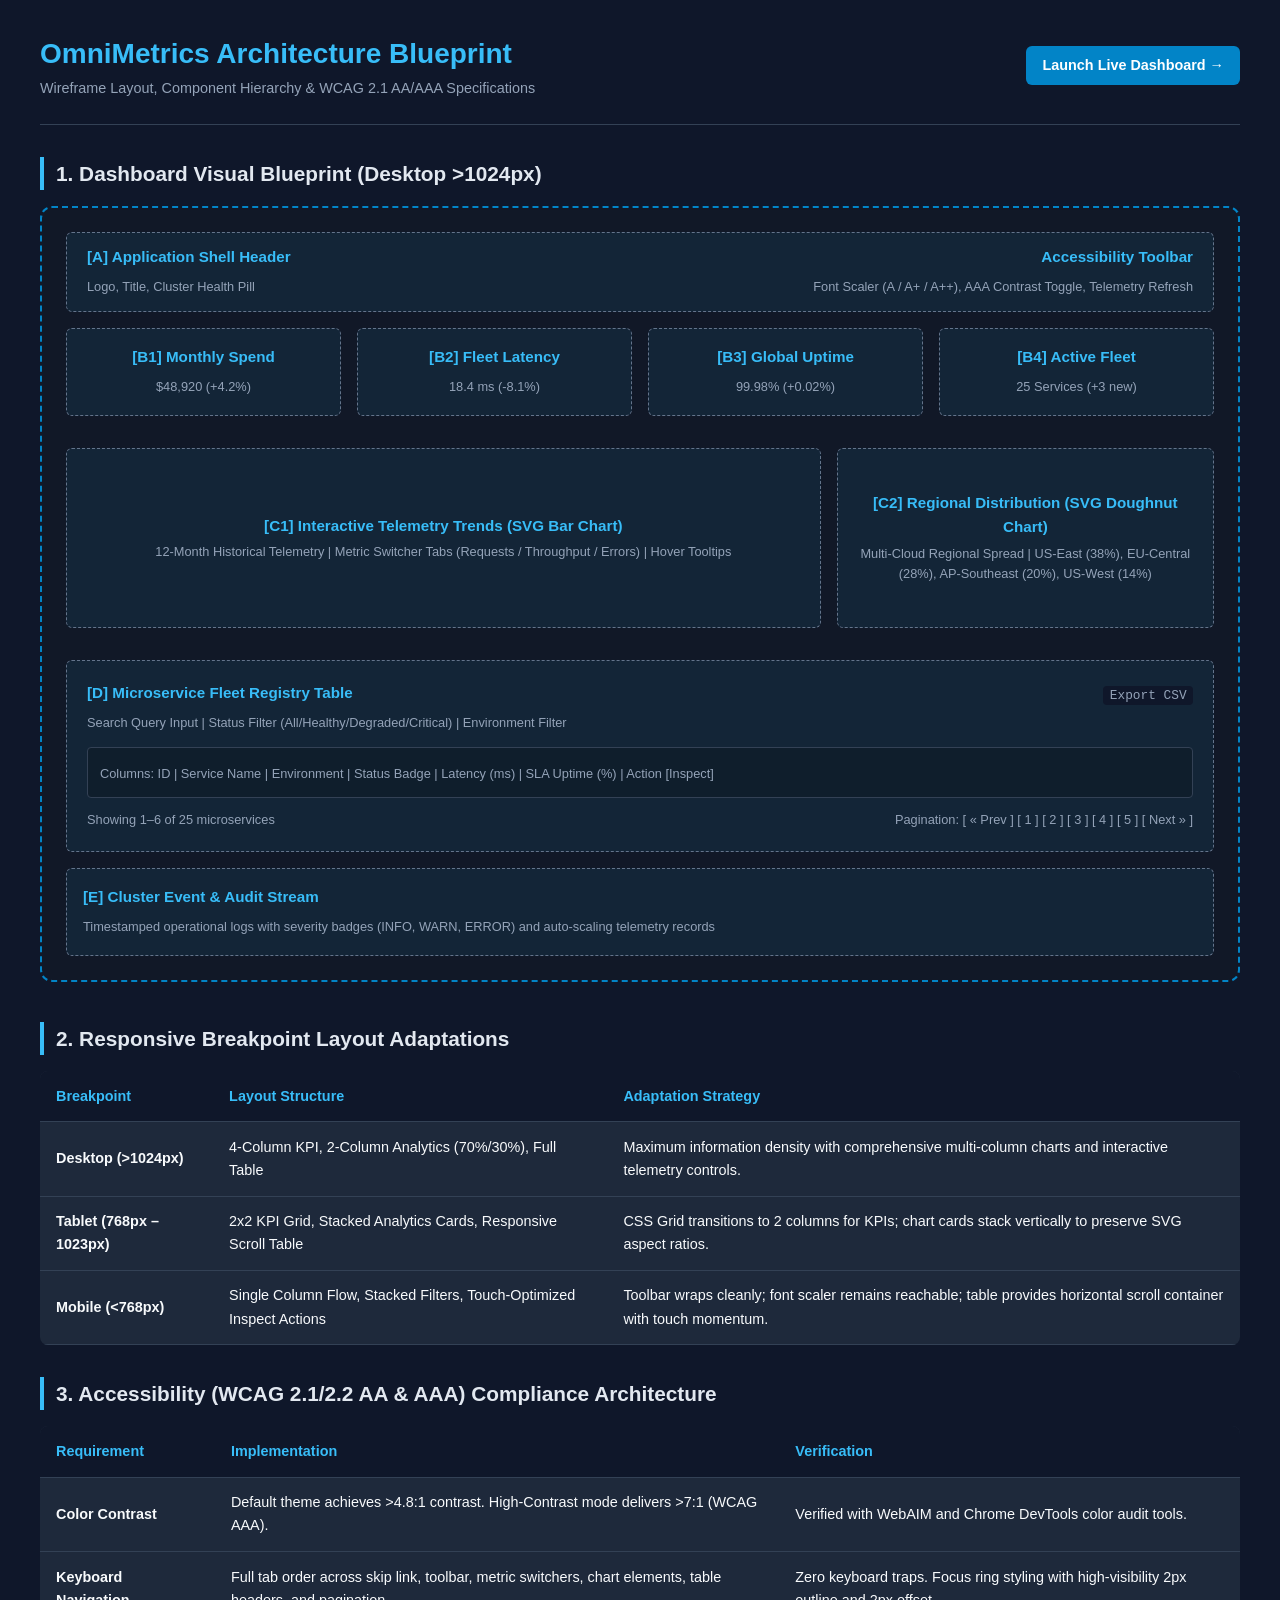
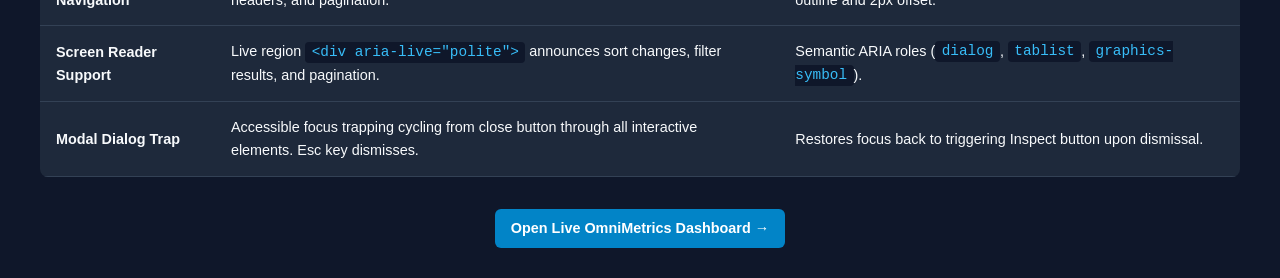
<file: week5/wireframe.html>
<!DOCTYPE html>
<html lang="en">
<head>
  <meta charset="UTF-8">
  <meta name="viewport" content="width=device-width, initial-scale=1.0">
  <meta name="description" content="OmniMetrics Cloud Dashboard - Architectural Wireframe & Component Layout Specification">
  <title>OmniMetrics | Architectural Wireframe & Component Layout</title>
  <style>
    :root {
      --bg: #0f172a;
      --card-bg: #1e293b;
      --border: #334155;
      --primary: #38bdf8;
      --text: #f8fafc;
      --text-muted: #94a3b8;
      --wireframe-box: rgba(56, 189, 248, 0.08);
      --wireframe-border: #0284c7;
    }
    * { box-sizing: border-box; margin: 0; padding: 0; }
    body {
      font-family: -apple-system, BlinkMacSystemFont, 'Segoe UI', Roboto, Helvetica, Arial, sans-serif;
      background-color: var(--bg);
      color: var(--text);
      line-height: 1.6;
      padding: 2rem 1.5rem;
    }
    .container {
      max-width: 1200px;
      margin: 0 auto;
    }
    header {
      border-bottom: 1px solid var(--border);
      padding-bottom: 1.5rem;
      margin-bottom: 2rem;
      display: flex;
      justify-content: space-between;
      align-items: center;
      flex-wrap: wrap;
      gap: 1rem;
    }
    h1 { font-size: 1.75rem; color: var(--primary); }
    .badge {
      display: inline-block;
      padding: 0.25rem 0.75rem;
      border-radius: 9999px;
      font-size: 0.8rem;
      background: #0369a1;
      color: #fff;
    }
    .nav-btn {
      display: inline-flex;
      align-items: center;
      padding: 0.5rem 1rem;
      background: #0284c7;
      color: white;
      text-decoration: none;
      border-radius: 6px;
      font-weight: 600;
      font-size: 0.9rem;
      transition: background 0.2s;
    }
    .nav-btn:hover { background: #0369a1; }
    .section-title {
      font-size: 1.3rem;
      margin: 2rem 0 1rem;
      color: #e2e8f0;
      border-left: 4px solid var(--primary);
      padding-left: 0.75rem;
    }
    .wireframe-canvas {
      background: #111827;
      border: 2px dashed var(--wireframe-border);
      border-radius: 12px;
      padding: 1.5rem;
      margin-bottom: 2.5rem;
    }
    .wireframe-block {
      border: 1px dashed #64748b;
      background: var(--wireframe-box);
      border-radius: 6px;
      padding: 1rem;
      margin-bottom: 1rem;
      text-align: center;
    }
    .wireframe-block strong {
      display: block;
      color: var(--primary);
      font-size: 0.95rem;
      margin-bottom: 0.25rem;
    }
    .wireframe-block span {
      font-size: 0.8rem;
      color: var(--text-muted);
    }
    .grid-4 {
      display: grid;
      grid-template-columns: repeat(4, 1fr);
      gap: 1rem;
    }
    .grid-2 {
      display: grid;
      grid-template-columns: 2fr 1fr;
      gap: 1rem;
    }
    @media (max-width: 900px) {
      .grid-4 { grid-template-columns: repeat(2, 1fr); }
      .grid-2 { grid-template-columns: 1fr; }
    }
    @media (max-width: 600px) {
      .grid-4 { grid-template-columns: 1fr; }
    }
    .spec-table {
      width: 100%;
      border-collapse: collapse;
      margin-top: 1rem;
      background: var(--card-bg);
      border-radius: 8px;
      overflow: hidden;
    }
    .spec-table th, .spec-table td {
      padding: 0.85rem 1rem;
      text-align: left;
      border-bottom: 1px solid var(--border);
      font-size: 0.9rem;
    }
    .spec-table th {
      background: #0f172a;
      color: var(--primary);
      font-weight: 600;
    }
    .code-tag {
      font-family: monospace;
      background: #0f172a;
      padding: 0.15rem 0.4rem;
      border-radius: 4px;
      color: #38bdf8;
    }
  </style>
</head>
<body>
  <div class="container">
    <header>
      <div>
        <h1>OmniMetrics Architecture Blueprint</h1>
        <p style="color: var(--text-muted); font-size: 0.9rem;">Wireframe Layout, Component Hierarchy &amp; WCAG 2.1 AA/AAA Specifications</p>
      </div>
      <div>
        <a href="index.html" class="nav-btn">Launch Live Dashboard &rarr;</a>
      </div>
    </header>

    <h2 class="section-title">1. Dashboard Visual Blueprint (Desktop &gt;1024px)</h2>
    <div class="wireframe-canvas">
      <!-- Header Wireframe Block -->
      <div class="wireframe-block" style="display: flex; justify-content: space-between; align-items: center; padding: 0.75rem 1.25rem;">
        <div style="text-align: left;">
          <strong>[A] Application Shell Header</strong>
          <span>Logo, Title, Cluster Health Pill</span>
        </div>
        <div style="text-align: right;">
          <strong>Accessibility Toolbar</strong>
          <span>Font Scaler (A / A+ / A++), AAA Contrast Toggle, Telemetry Refresh</span>
        </div>
      </div>

      <!-- KPI Wireframe Block -->
      <div class="grid-4" style="margin-bottom: 1rem;">
        <div class="wireframe-block">
          <strong>[B1] Monthly Spend</strong>
          <span>$48,920 (+4.2%)</span>
        </div>
        <div class="wireframe-block">
          <strong>[B2] Fleet Latency</strong>
          <span>18.4 ms (-8.1%)</span>
        </div>
        <div class="wireframe-block">
          <strong>[B3] Global Uptime</strong>
          <span>99.98% (+0.02%)</span>
        </div>
        <div class="wireframe-block">
          <strong>[B4] Active Fleet</strong>
          <span>25 Services (+3 new)</span>
        </div>
      </div>

      <!-- Analytics Wireframe Block -->
      <div class="grid-2" style="margin-bottom: 1rem;">
        <div class="wireframe-block" style="min-height: 180px; display: flex; flex-direction: column; justify-content: center;">
          <strong>[C1] Interactive Telemetry Trends (SVG Bar Chart)</strong>
          <span>12-Month Historical Telemetry | Metric Switcher Tabs (Requests / Throughput / Errors) | Hover Tooltips</span>
        </div>
        <div class="wireframe-block" style="min-height: 180px; display: flex; flex-direction: column; justify-content: center;">
          <strong>[C2] Regional Distribution (SVG Doughnut Chart)</strong>
          <span>Multi-Cloud Regional Spread | US-East (38%), EU-Central (28%), AP-Southeast (20%), US-West (14%)</span>
        </div>
      </div>

      <!-- Table Wireframe Block -->
      <div class="wireframe-block" style="text-align: left; padding: 1.25rem;">
        <div style="display: flex; justify-content: space-between; margin-bottom: 0.75rem; flex-wrap: wrap; gap: 0.5rem;">
          <div>
            <strong>[D] Microservice Fleet Registry Table</strong>
            <span>Search Query Input | Status Filter (All/Healthy/Degraded/Critical) | Environment Filter</span>
          </div>
          <div>
            <span class="code-tag">Export CSV</span>
          </div>
        </div>
        <div style="border: 1px solid var(--border); padding: 0.75rem; border-radius: 4px; background: rgba(0,0,0,0.2);">
          <span>Columns: ID | Service Name | Environment | Status Badge | Latency (ms) | SLA Uptime (%) | Action [Inspect]</span>
        </div>
        <div style="margin-top: 0.75rem; display: flex; justify-content: space-between; font-size: 0.8rem; color: var(--text-muted);">
          <span>Showing 1–6 of 25 microservices</span>
          <span>Pagination: [ &laquo; Prev ] [ 1 ] [ 2 ] [ 3 ] [ 4 ] [ 5 ] [ Next &raquo; ]</span>
        </div>
      </div>

      <!-- Logs Wireframe Block -->
      <div class="wireframe-block" style="text-align: left; margin-bottom: 0;">
        <strong>[E] Cluster Event &amp; Audit Stream</strong>
        <span>Timestamped operational logs with severity badges (INFO, WARN, ERROR) and auto-scaling telemetry records</span>
      </div>
    </div>

    <h2 class="section-title">2. Responsive Breakpoint Layout Adaptations</h2>
    <table class="spec-table">
      <thead>
        <tr>
          <th>Breakpoint</th>
          <th>Layout Structure</th>
          <th>Adaptation Strategy</th>
        </tr>
      </thead>
      <tbody>
        <tr>
          <td><strong>Desktop (&gt;1024px)</strong></td>
          <td>4-Column KPI, 2-Column Analytics (70%/30%), Full Table</td>
          <td>Maximum information density with comprehensive multi-column charts and interactive telemetry controls.</td>
        </tr>
        <tr>
          <td><strong>Tablet (768px – 1023px)</strong></td>
          <td>2x2 KPI Grid, Stacked Analytics Cards, Responsive Scroll Table</td>
          <td>CSS Grid transitions to 2 columns for KPIs; chart cards stack vertically to preserve SVG aspect ratios.</td>
        </tr>
        <tr>
          <td><strong>Mobile (&lt;768px)</strong></td>
          <td>Single Column Flow, Stacked Filters, Touch-Optimized Inspect Actions</td>
          <td>Toolbar wraps cleanly; font scaler remains reachable; table provides horizontal scroll container with touch momentum.</td>
        </tr>
      </tbody>
    </table>

    <h2 class="section-title">3. Accessibility (WCAG 2.1/2.2 AA &amp; AAA) Compliance Architecture</h2>
    <table class="spec-table">
      <thead>
        <tr>
          <th>Requirement</th>
          <th>Implementation</th>
          <th>Verification</th>
        </tr>
      </thead>
      <tbody>
        <tr>
          <td><strong>Color Contrast</strong></td>
          <td>Default theme achieves &gt;4.8:1 contrast. High-Contrast mode delivers &gt;7:1 (WCAG AAA).</td>
          <td>Verified with WebAIM and Chrome DevTools color audit tools.</td>
        </tr>
        <tr>
          <td><strong>Keyboard Navigation</strong></td>
          <td>Full tab order across skip link, toolbar, metric switchers, chart elements, table headers, and pagination.</td>
          <td>Zero keyboard traps. Focus ring styling with high-visibility 2px outline and 2px offset.</td>
        </tr>
        <tr>
          <td><strong>Screen Reader Support</strong></td>
          <td>Live region <span class="code-tag">&lt;div aria-live="polite"&gt;</span> announces sort changes, filter results, and pagination.</td>
          <td>Semantic ARIA roles (<span class="code-tag">dialog</span>, <span class="code-tag">tablist</span>, <span class="code-tag">graphics-symbol</span>).</td>
        </tr>
        <tr>
          <td><strong>Modal Dialog Trap</strong></td>
          <td>Accessible focus trapping cycling from close button through all interactive elements. Esc key dismisses.</td>
          <td>Restores focus back to triggering Inspect button upon dismissal.</td>
        </tr>
      </tbody>
    </table>

    <div style="margin-top: 2rem; text-align: center;">
      <a href="index.html" class="nav-btn">Open Live OmniMetrics Dashboard &rarr;</a>
    </div>
  </div>
</body>
</html>
</file>
<file: styles.css>
/* ==========================================================================
   NOVACLOUD DESIGN SYSTEM & STYLESHEET
   A modern, accessible, fully responsive CSS architecture
   Features: CSS Grid, Flexbox, Fluid Clamp Typography, Glassmorphism, 
             Micro-interactions, Mobile Drawer, and Reduced Motion Support.
   ========================================================================== */

/* --------------------------------------------------------------------------
   1. CSS CUSTOM PROPERTIES (DESIGN TOKENS)
   -------------------------------------------------------------------------- */
:root {
  /* Primary & Accent Color Palette */
  --color-primary: #4f46e5;         /* Vibrant Indigo */
  --color-primary-hover: #4338ca;
  --color-primary-light: #e0e7ff;
  --color-accent-cyan: #06b6d4;      /* High-tech Cyan */
  --color-accent-purple: #8b5cf6;    /* Violet */
  --color-accent-emerald: #10b981;   /* Success Green */
  --color-accent-amber: #f59e0b;     /* Warning Amber */
  --color-accent-rose: #f43f5e;      /* Alert Rose */

  /* Neutral Surface & Background Colors */
  --color-bg-base: #0b0f19;          /* Deep Space Charcoal / Dark Base */
  --color-bg-surface: #111827;       /* Card / Surface Level 1 */
  --color-bg-elevated: #1f2937;      /* Card / Surface Level 2 */
  --color-bg-glass: rgba(17, 24, 39, 0.75);
  --color-bg-light: #ffffff;

  /* Text & Content Tokens */
  --color-text-main: #f3f4f6;        /* High-contrast body text */
  --color-text-muted: #9ca3af;       /* Secondary descriptive text */
  --color-text-faint: #6b7280;       /* Subdued meta text */
  --color-border: rgba(255, 255, 255, 0.08);
  --color-border-hover: rgba(99, 102, 241, 0.35);

  /* Typography Scale (Fluid clamp values for zero layout-shift) */
  --font-family-base: 'Inter', system-ui, -apple-system, BlinkMacSystemFont, 'Segoe UI', Roboto, sans-serif;
  --font-family-mono: ui-monospace, SFMono-Regular, Menlo, Monaco, Consolas, monospace;

  --text-xs: clamp(0.75rem, 0.7rem + 0.25vw, 0.8125rem);
  --text-sm: clamp(0.84rem, 0.8rem + 0.2vw, 0.9375rem);
  --text-base: clamp(0.95rem, 0.9rem + 0.25vw, 1.0625rem);
  --text-lg: clamp(1.1rem, 1.05rem + 0.3vw, 1.25rem);
  --text-xl: clamp(1.25rem, 1.15rem + 0.5vw, 1.5rem);
  --text-2xl: clamp(1.5rem, 1.3rem + 1vw, 2rem);
  --text-3xl: clamp(1.85rem, 1.5rem + 1.5vw, 2.5rem);
  --text-4xl: clamp(2.25rem, 1.8rem + 2.2vw, 3.5rem);

  /* Elevation & Glow Shadows */
  --shadow-sm: 0 1px 2px 0 rgba(0, 0, 0, 0.05);
  --shadow-md: 0 4px 6px -1px rgba(0, 0, 0, 0.2), 0 2px 4px -2px rgba(0, 0, 0, 0.2);
  --shadow-lg: 0 10px 15px -3px rgba(0, 0, 0, 0.35), 0 4px 6px -4px rgba(0, 0, 0, 0.25);
  --shadow-xl: 0 20px 25px -5px rgba(0, 0, 0, 0.5), 0 8px 10px -6px rgba(0, 0, 0, 0.3);
  --shadow-glow: 0 0 40px -10px rgba(99, 102, 241, 0.35);

  /* Layout Spacing & Boundaries */
  --container-max-w: 1240px;
  --container-narrow-w: 860px;
  --header-height: 76px;
  --radius-sm: 6px;
  --radius-md: 10px;
  --radius-lg: 16px;
  --radius-full: 9999px;

  /* Animation & Transitions */
  --transition-fast: 150ms cubic-bezier(0.4, 0, 0.2, 1);
  --transition-base: 250ms cubic-bezier(0.4, 0, 0.2, 1);
  --transition-smooth: 350ms cubic-bezier(0.16, 1, 0.3, 1);
}

/* --------------------------------------------------------------------------
   2. MODERN CSS RESET & BASE RULES
   -------------------------------------------------------------------------- */
*, *::before, *::after {
  box-sizing: border-box;
  margin: 0;
  padding: 0;
}

html {
  font-family: var(--font-family-base);
  font-size: 16px;
  line-height: 1.6;
  scroll-behavior: smooth;
  -webkit-text-size-adjust: 100%;
  color-scheme: dark;
}

body {
  background-color: var(--color-bg-base);
  color: var(--color-text-main);
  min-height: 100vh;
  overflow-x: hidden;
  background-image: 
    radial-gradient(ellipse 80% 50% at 50% -20%, rgba(79, 70, 229, 0.22), transparent),
    radial-gradient(circle 500px at 90% 20%, rgba(6, 182, 212, 0.08), transparent);
  background-repeat: no-repeat;
}

body.menu-open {
  overflow: hidden; /* Prevent background scroll when mobile menu is active */
}

img, svg, picture {
  display: block;
  max-width: 100%;
}

a {
  color: inherit;
  text-decoration: none;
  transition: color var(--transition-fast);
}

button, input {
  font: inherit;
  color: inherit;
}

ul, ol {
  list-style: none;
}

/* Accessibility: Skip Link */
.skip-link {
  position: absolute;
  top: -100px;
  left: 20px;
  background: var(--color-primary);
  color: #ffffff;
  padding: 12px 20px;
  border-radius: var(--radius-sm);
  font-weight: 600;
  z-index: 9999;
  transition: top var(--transition-fast);
}

.skip-link:focus {
  top: 20px;
  outline: 3px solid var(--color-accent-cyan);
}

/* Accessibility Focus Visible outline */
:focus-visible {
  outline: 2px solid var(--color-accent-cyan);
  outline-offset: 3px;
}

.sr-only {
  position: absolute;
  width: 1px;
  height: 1px;
  padding: 0;
  margin: -1px;
  overflow: hidden;
  clip: rect(0, 0, 0, 0);
  white-space: nowrap;
  border: 0;
}

/* --------------------------------------------------------------------------
   3. LAYOUT CONTAINERS & REUSABLE UTILITIES
   -------------------------------------------------------------------------- */
.container {
  width: 100%;
  max-width: var(--container-max-w);
  margin-left: auto;
  margin-right: auto;
  padding-left: clamp(1rem, 4vw, 2.5rem);
  padding-right: clamp(1rem, 4vw, 2.5rem);
}

.container-narrow {
  max-width: var(--container-narrow-w);
}

.section {
  padding-top: clamp(4rem, 8vw, 7rem);
  padding-bottom: clamp(4rem, 8vw, 7rem);
}

.section-header {
  text-align: center;
  max-width: 680px;
  margin: 0 auto clamp(2.5rem, 5vw, 4rem);
}

.section-tag {
  display: inline-block;
  font-size: var(--text-xs);
  text-transform: uppercase;
  letter-spacing: 0.12em;
  font-weight: 700;
  color: var(--color-accent-cyan);
  background: rgba(6, 182, 212, 0.1);
  border: 1px solid rgba(6, 182, 212, 0.25);
  padding: 4px 14px;
  border-radius: var(--radius-full);
  margin-bottom: 1rem;
}

.section-title {
  font-size: var(--text-3xl);
  font-weight: 800;
  line-height: 1.2;
  letter-spacing: -0.02em;
  color: #ffffff;
  margin-bottom: 1rem;
}

.section-desc {
  font-size: var(--text-lg);
  color: var(--color-text-muted);
  line-height: 1.6;
}

.gradient-text {
  background: linear-gradient(135deg, #ffffff 30%, #818cf8 70%, #06b6d4 100%);
  -webkit-background-clip: text;
  -webkit-text-fill-color: transparent;
}

/* --------------------------------------------------------------------------
   4. BUTTONS & UI COMPONENTS
   -------------------------------------------------------------------------- */
.btn {
  display: inline-flex;
  align-items: center;
  justify-content: center;
  gap: 0.5rem;
  padding: 0.65rem 1.4rem;
  border-radius: var(--radius-md);
  font-size: var(--text-sm);
  font-weight: 600;
  border: 1px solid transparent;
  cursor: pointer;
  transition: all var(--transition-base);
  text-align: center;
  white-space: nowrap;
}

.btn-primary {
  background: linear-gradient(135deg, var(--color-primary), #6366f1);
  color: #ffffff;
  box-shadow: 0 2px 10px rgba(79, 70, 229, 0.4);
}

.btn-primary:hover {
  background: linear-gradient(135deg, var(--color-primary-hover), #4f46e5);
  transform: translateY(-2px);
  box-shadow: 0 4px 18px rgba(79, 70, 229, 0.55);
}

.btn-secondary {
  background: rgba(255, 255, 255, 0.05);
  color: var(--color-text-main);
  border: 1px solid var(--color-border);
}

.btn-secondary:hover {
  background: rgba(255, 255, 255, 0.1);
  border-color: rgba(255, 255, 255, 0.2);
  transform: translateY(-2px);
}

.btn-ghost {
  background: transparent;
  color: var(--color-text-muted);
}

.btn-ghost:hover {
  color: #ffffff;
}

.btn-lg {
  padding: 0.85rem 1.75rem;
  font-size: var(--text-base);
  border-radius: var(--radius-md);
}

.btn-block {
  width: 100%;
}

.btn-icon {
  width: 18px;
  height: 18px;
  flex-shrink: 0;
}

/* --------------------------------------------------------------------------
   5. HEADER & NAVIGATION
   -------------------------------------------------------------------------- */
.site-header {
  position: sticky;
  top: 0;
  left: 0;
  width: 100%;
  height: var(--header-height);
  z-index: 1000;
  background: transparent;
  transition: background-color var(--transition-base), box-shadow var(--transition-base), backdrop-filter var(--transition-base);
}

.site-header.scrolled {
  background: var(--color-bg-glass);
  backdrop-filter: blur(14px);
  -webkit-backdrop-filter: blur(14px);
  border-bottom: 1px solid var(--color-border);
  box-shadow: var(--shadow-lg);
}

.header-inner {
  display: flex;
  align-items: center;
  justify-content: space-between;
  height: 100%;
}

/* Brand Logo */
.brand-logo {
  display: flex;
  align-items: center;
  gap: 0.75rem;
  font-weight: 800;
  font-size: var(--text-xl);
  color: #ffffff;
  z-index: 1010;
}

.brand-icon {
  width: 34px;
  height: 34px;
}

.brand-accent {
  color: var(--color-accent-cyan);
}

/* Navigation Menu */
.site-nav {
  display: flex;
  align-items: center;
  gap: 2rem;
}

.nav-list {
  display: flex;
  align-items: center;
  gap: 1.75rem;
}

.nav-link {
  font-size: var(--text-sm);
  font-weight: 500;
  color: var(--color-text-muted);
  position: relative;
  padding: 0.25rem 0;
}

.nav-link:hover,
.nav-link.active {
  color: #ffffff;
}

.nav-link.active::after {
  content: '';
  position: absolute;
  bottom: -4px;
  left: 0;
  width: 100%;
  height: 2px;
  background: var(--color-primary);
  border-radius: var(--radius-full);
}

.wireframe-badge {
  color: var(--color-accent-cyan) !important;
  font-weight: 600;
}

.nav-actions {
  display: flex;
  align-items: center;
  gap: 0.85rem;
}

/* Hamburger Toggle Button (Hidden on Desktop) */
.nav-toggle {
  display: none;
  flex-direction: column;
  justify-content: space-between;
  width: 32px;
  height: 24px;
  background: transparent;
  border: none;
  cursor: pointer;
  z-index: 1010;
  padding: 0;
}

.hamburger-bar {
  display: block;
  width: 100%;
  height: 3px;
  background-color: var(--color-text-main);
  border-radius: var(--radius-full);
  transition: transform var(--transition-base), opacity var(--transition-base);
}

/* Backdrop Overlay for Mobile Drawer */
.nav-backdrop {
  display: none;
  position: fixed;
  inset: 0;
  background: rgba(0, 0, 0, 0.65);
  backdrop-filter: blur(4px);
  z-index: 998;
  opacity: 0;
  transition: opacity var(--transition-base);
}

/* --------------------------------------------------------------------------
   6. HERO SECTION
   -------------------------------------------------------------------------- */
.hero {
  position: relative;
  padding-top: clamp(2.5rem, 5vw, 4.5rem);
  padding-bottom: clamp(3.5rem, 7vw, 6rem);
}

.hero-container {
  display: grid;
  grid-template-columns: 1fr 1fr;
  gap: clamp(2rem, 4vw, 4.5rem);
  align-items: center;
}

.hero-content {
  display: flex;
  flex-direction: column;
  align-items: flex-start;
}

.badge-pill {
  display: inline-flex;
  align-items: center;
  gap: 0.5rem;
  background: rgba(79, 70, 229, 0.15);
  border: 1px solid rgba(79, 70, 229, 0.3);
  padding: 6px 14px;
  border-radius: var(--radius-full);
  margin-bottom: 1.5rem;
}

.badge-dot {
  width: 8px;
  height: 8px;
  background: var(--color-accent-emerald);
  border-radius: var(--radius-full);
  box-shadow: 0 0 10px var(--color-accent-emerald);
  animation: pulse-dot 2s infinite;
}

@keyframes pulse-dot {
  0%, 100% { opacity: 1; transform: scale(1); }
  50% { opacity: 0.5; transform: scale(1.3); }
}

.badge-text {
  font-size: var(--text-xs);
  font-weight: 600;
  color: #c7d2fe;
}

.hero-title {
  font-size: var(--text-4xl);
  font-weight: 800;
  line-height: 1.15;
  letter-spacing: -0.03em;
  color: #ffffff;
  margin-bottom: 1.25rem;
}

.hero-subtitle {
  font-size: var(--text-lg);
  color: var(--color-text-muted);
  line-height: 1.65;
  margin-bottom: 2rem;
  max-width: 540px;
}

.hero-cta-group {
  display: flex;
  align-items: center;
  gap: 1rem;
  flex-wrap: wrap;
  margin-bottom: 2.75rem;
}

.hero-stats {
  display: flex;
  align-items: center;
  gap: 1.5rem;
  padding-top: 1.5rem;
  border-top: 1px solid var(--color-border);
  width: 100%;
}

.stat-item {
  display: flex;
  flex-direction: column;
}

.stat-number {
  font-size: var(--text-xl);
  font-weight: 800;
  color: #ffffff;
  letter-spacing: -0.02em;
}

.stat-label {
  font-size: var(--text-xs);
  color: var(--color-text-faint);
  font-weight: 500;
}

.stat-divider {
  width: 1px;
  height: 36px;
  background: var(--color-border);
}

/* Hero Visual Mockup: Dashboard Card */
.hero-visual {
  position: relative;
}

.hero-visual::before {
  content: '';
  position: absolute;
  inset: -20px;
  background: radial-gradient(circle, rgba(99, 102, 241, 0.25) 0%, transparent 70%);
  z-index: -1;
  filter: blur(30px);
}

.dashboard-preview-card {
  background: var(--color-bg-surface);
  border: 1px solid rgba(255, 255, 255, 0.12);
  border-radius: var(--radius-lg);
  box-shadow: var(--shadow-xl), var(--shadow-glow);
  overflow: hidden;
  transition: transform var(--transition-smooth);
}

.dashboard-preview-card:hover {
  transform: translateY(-4px);
}

.card-header {
  display: flex;
  align-items: center;
  justify-content: space-between;
  padding: 0.9rem 1.25rem;
  background: rgba(255, 255, 255, 0.02);
  border-bottom: 1px solid var(--color-border);
}

.window-controls {
  display: flex;
  gap: 6px;
}

.dot {
  width: 10px;
  height: 10px;
  border-radius: var(--radius-full);
}

.dot-red { background: #ef4444; }
.dot-yellow { background: #f59e0b; }
.dot-green { background: #10b981; }

.window-title {
  font-size: var(--text-xs);
  color: var(--color-text-faint);
  font-family: var(--font-family-mono);
}

.window-badge {
  font-size: 11px;
  font-weight: 600;
  color: var(--color-accent-emerald);
  background: rgba(16, 185, 129, 0.15);
  padding: 2px 8px;
  border-radius: var(--radius-full);
}

.card-body {
  padding: 1.5rem;
}

.metric-row {
  display: grid;
  grid-template-columns: repeat(3, 1fr);
  gap: 0.75rem;
  margin-bottom: 1.5rem;
}

.metric-pill {
  background: var(--color-bg-elevated);
  padding: 0.75rem;
  border-radius: var(--radius-sm);
  border: 1px solid var(--color-border);
  display: flex;
  flex-direction: column;
  gap: 0.25rem;
}

.metric-label {
  font-size: 11px;
  color: var(--color-text-faint);
}

.metric-value {
  font-size: var(--text-base);
  font-weight: 700;
  color: #ffffff;
}

.metric-value.positive {
  color: var(--color-accent-emerald);
}

/* Pipeline Diagram */
.pipeline-viz {
  display: flex;
  align-items: center;
  justify-content: space-between;
  background: rgba(0, 0, 0, 0.25);
  padding: 1rem;
  border-radius: var(--radius-md);
  margin-bottom: 1.25rem;
  border: 1px solid var(--color-border);
}

.viz-node {
  display: flex;
  align-items: center;
  gap: 0.6rem;
}

.node-icon {
  font-size: 1.25rem;
}

.node-info {
  display: flex;
  flex-direction: column;
}

.node-title {
  font-size: var(--text-xs);
  font-weight: 600;
  color: #ffffff;
}

.node-status {
  font-size: 10px;
}

.status-success { color: var(--color-accent-emerald); }
.status-active { color: var(--color-accent-cyan); font-weight: 600; }
.status-ready { color: var(--color-accent-purple); }

.viz-connector {
  flex: 1;
  height: 2px;
  background: linear-gradient(90deg, var(--color-primary), var(--color-accent-cyan));
  margin: 0 0.75rem;
  position: relative;
}

.terminal-box {
  background: #060911;
  padding: 1rem;
  border-radius: var(--radius-sm);
  font-family: var(--font-family-mono);
  font-size: 11.5px;
  display: flex;
  flex-direction: column;
  gap: 0.4rem;
  border: 1px solid rgba(255, 255, 255, 0.05);
}

.term-green { color: var(--color-accent-emerald); }
.term-cyan { color: var(--color-accent-cyan); }
.term-purple { color: #a78bfa; }

/* --------------------------------------------------------------------------
   7. TICKER / SOCIAL PROOF
   -------------------------------------------------------------------------- */
.section-ticker {
  padding: 2rem 0;
  border-top: 1px solid var(--color-border);
  border-bottom: 1px solid var(--color-border);
  background: rgba(255, 255, 255, 0.015);
}

.ticker-label {
  text-align: center;
  font-size: var(--text-xs);
  font-weight: 600;
  letter-spacing: 0.1em;
  color: var(--color-text-faint);
  margin-bottom: 1.25rem;
}

.ticker-grid {
  display: flex;
  align-items: center;
  justify-content: space-around;
  flex-wrap: wrap;
  gap: 1.5rem;
}

.logo-item span {
  font-size: var(--text-lg);
  font-weight: 700;
  color: #ffffff;
  letter-spacing: 0.05em;
  opacity: 0.45;
  transition: opacity var(--transition-fast);
}

.logo-item span:hover {
  opacity: 0.9;
}

/* --------------------------------------------------------------------------
   8. FEATURE HIGHLIGHTS (CSS GRID)
   -------------------------------------------------------------------------- */
.features-grid {
  display: grid;
  grid-template-columns: repeat(auto-fit, minmax(320px, 1fr));
  gap: 1.75rem;
}

.feature-card {
  background: var(--color-bg-surface);
  border: 1px solid var(--color-border);
  border-radius: var(--radius-lg);
  padding: 2rem;
  transition: all var(--transition-base);
  display: flex;
  flex-direction: column;
}

.feature-card:hover {
  transform: translateY(-5px);
  border-color: var(--color-border-hover);
  box-shadow: var(--shadow-lg), 0 0 25px -5px rgba(79, 70, 229, 0.15);
}

.feature-icon-wrapper {
  width: 48px;
  height: 48px;
  border-radius: var(--radius-md);
  display: flex;
  align-items: center;
  justify-content: center;
  margin-bottom: 1.5rem;
}

.feature-icon {
  width: 24px;
  height: 24px;
}

.icon-indigo { background: rgba(79, 70, 229, 0.15); color: #818cf8; }
.icon-cyan { background: rgba(6, 182, 212, 0.15); color: #22d3ee; }
.icon-purple { background: rgba(139, 92, 246, 0.15); color: #a78bfa; }
.icon-emerald { background: rgba(16, 185, 129, 0.15); color: #34d399; }
.icon-amber { background: rgba(245, 158, 11, 0.15); color: #fbbf24; }
.icon-rose { background: rgba(244, 63, 94, 0.15); color: #fb7185; }

.feature-title {
  font-size: var(--text-xl);
  font-weight: 700;
  color: #ffffff;
  margin-bottom: 0.75rem;
}

.feature-text {
  font-size: var(--text-sm);
  color: var(--color-text-muted);
  line-height: 1.6;
  margin-bottom: 1.5rem;
  flex-grow: 1;
}

.feature-link {
  font-size: var(--text-sm);
  font-weight: 600;
  color: var(--color-accent-cyan);
  display: inline-flex;
  align-items: center;
  gap: 0.35rem;
  transition: gap var(--transition-fast);
}

.feature-card:hover .feature-link {
  gap: 0.6rem;
}

/* --------------------------------------------------------------------------
   9. INTERACTIVE TABBED SHOWCASE
   -------------------------------------------------------------------------- */
.solutions {
  background: rgba(255, 255, 255, 0.01);
  border-top: 1px solid var(--color-border);
  border-bottom: 1px solid var(--color-border);
}

.tab-controls {
  display: flex;
  justify-content: center;
  gap: 0.75rem;
  margin-bottom: 3rem;
  flex-wrap: wrap;
}

.tab-btn {
  background: var(--color-bg-surface);
  border: 1px solid var(--color-border);
  padding: 0.75rem 1.5rem;
  border-radius: var(--radius-full);
  font-size: var(--text-sm);
  font-weight: 600;
  color: var(--color-text-muted);
  cursor: pointer;
  transition: all var(--transition-base);
}

.tab-btn:hover {
  color: #ffffff;
  border-color: rgba(255, 255, 255, 0.2);
}

.tab-btn.active {
  background: var(--color-primary);
  color: #ffffff;
  border-color: var(--color-primary);
  box-shadow: 0 4px 15px rgba(79, 70, 229, 0.4);
}

.tab-panel {
  display: none;
}

.tab-panel.active {
  display: block;
  animation: fadeIn 0.35s ease-in-out;
}

@keyframes fadeIn {
  from { opacity: 0; transform: translateY(8px); }
  to { opacity: 1; transform: translateY(0); }
}

.showcase-layout {
  display: grid;
  grid-template-columns: 1fr 1fr;
  gap: clamp(2rem, 4vw, 4rem);
  align-items: center;
}

.showcase-content h3 {
  font-size: var(--text-2xl);
  font-weight: 800;
  color: #ffffff;
  line-height: 1.3;
  margin-bottom: 1.25rem;
}

.showcase-content p {
  font-size: var(--text-base);
  color: var(--color-text-muted);
  margin-bottom: 1.75rem;
  line-height: 1.65;
}

.checklist {
  display: flex;
  flex-direction: column;
  gap: 0.9rem;
  margin-bottom: 2rem;
}

.checklist li {
  display: flex;
  align-items: flex-start;
  gap: 0.75rem;
  font-size: var(--text-sm);
  color: var(--color-text-main);
}

.check-icon {
  color: var(--color-accent-emerald);
  font-weight: bold;
  flex-shrink: 0;
}

.showcase-card {
  background: var(--color-bg-surface);
  border: 1px solid var(--color-border);
  border-radius: var(--radius-lg);
  padding: 1.75rem;
  box-shadow: var(--shadow-xl);
}

.code-header {
  display: flex;
  justify-content: space-between;
  align-items: center;
  margin-bottom: 1rem;
  font-size: var(--text-xs);
  color: var(--color-text-faint);
  font-family: var(--font-family-mono);
}

.code-badge {
  background: rgba(79, 70, 229, 0.2);
  color: #a5b4fc;
  padding: 2px 8px;
  border-radius: var(--radius-sm);
}

.code-block {
  background: #090d16;
  padding: 1.25rem;
  border-radius: var(--radius-md);
  font-family: var(--font-family-mono);
  font-size: 13px;
  overflow-x: auto;
  line-height: 1.6;
}

.token-keyword { color: #f43f5e; font-weight: 600; }
.token-key { color: #38bdf8; }
.token-string { color: #34d399; }
.token-boolean { color: #f59e0b; }
.token-number { color: #c084fc; }

.telemetry-stat-box {
  display: grid;
  grid-template-columns: 1fr 1fr;
  gap: 1rem;
  margin-bottom: 1.5rem;
}

.telemetry-metric {
  background: var(--color-bg-elevated);
  padding: 1rem;
  border-radius: var(--radius-md);
  text-align: center;
}

.t-value {
  display: block;
  font-size: var(--text-2xl);
  font-weight: 800;
  color: var(--color-accent-cyan);
}

.t-label {
  font-size: var(--text-xs);
  color: var(--color-text-faint);
}

.telemetry-chart-bar {
  background: #090d16;
  height: 38px;
  border-radius: var(--radius-full);
  overflow: hidden;
  margin-bottom: 1.5rem;
  padding: 4px;
}

.bar-fill {
  height: 100%;
  background: linear-gradient(90deg, var(--color-primary), var(--color-accent-cyan));
  border-radius: var(--radius-full);
  display: flex;
  align-items: center;
  padding-left: 1rem;
  font-size: var(--text-xs);
  font-weight: 600;
  color: #ffffff;
}

.telemetry-log {
  background: #090d16;
  padding: 0.85rem 1rem;
  border-radius: var(--radius-sm);
  font-size: var(--text-xs);
  color: var(--color-text-muted);
  font-family: var(--font-family-mono);
}

.tag-info {
  background: rgba(6, 182, 212, 0.2);
  color: var(--color-accent-cyan);
  padding: 2px 6px;
  border-radius: 4px;
  font-weight: bold;
  margin-right: 0.5rem;
}

.compliance-badge-grid {
  display: grid;
  grid-template-columns: repeat(3, 1fr);
  gap: 1rem;
  margin-bottom: 1.5rem;
}

.compliance-item {
  background: var(--color-bg-elevated);
  padding: 1.25rem 1rem;
  border-radius: var(--radius-md);
  text-align: center;
}

.c-icon { font-size: 1.75rem; margin-bottom: 0.5rem; }
.c-name { font-size: var(--text-xs); font-weight: 700; color: #ffffff; }
.c-status { font-size: 10px; color: var(--color-accent-emerald); font-weight: 600; margin-top: 0.25rem; }

.security-audit-summary {
  background: #090d16;
  padding: 1rem;
  border-radius: var(--radius-md);
  font-family: var(--font-family-mono);
  font-size: var(--text-xs);
}

/* --------------------------------------------------------------------------
   10. TESTIMONIALS SECTION
   -------------------------------------------------------------------------- */
.testimonials-grid {
  display: grid;
  grid-template-columns: repeat(auto-fit, minmax(320px, 1fr));
  gap: 1.75rem;
}

.testimonial-card {
  background: var(--color-bg-surface);
  border: 1px solid var(--color-border);
  border-radius: var(--radius-lg);
  padding: 2rem;
  display: flex;
  flex-direction: column;
  justify-content: space-between;
  transition: transform var(--transition-base), border-color var(--transition-base);
}

.testimonial-card:hover {
  transform: translateY(-4px);
  border-color: rgba(255, 255, 255, 0.2);
}

.highlighted-testimonial {
  background: linear-gradient(180deg, rgba(79, 70, 229, 0.12), var(--color-bg-surface));
  border-color: rgba(79, 70, 229, 0.35);
}

.star-rating {
  color: #fbbf24;
  font-size: 1.25rem;
  letter-spacing: 0.2em;
  margin-bottom: 1.25rem;
}

.testimonial-quote {
  font-size: var(--text-base);
  color: var(--color-text-main);
  line-height: 1.65;
  margin-bottom: 1.75rem;
  font-style: italic;
}

.testimonial-author {
  display: flex;
  align-items: center;
  gap: 0.9rem;
}

.author-avatar {
  width: 44px;
  height: 44px;
  border-radius: var(--radius-full);
  display: flex;
  align-items: center;
  justify-content: center;
  font-weight: 700;
  font-size: var(--text-sm);
  color: #ffffff;
  flex-shrink: 0;
}

.avatar-1 { background: linear-gradient(135deg, #ec4899, #8b5cf6); }
.avatar-2 { background: linear-gradient(135deg, #06b6d4, #3b82f6); }
.avatar-3 { background: linear-gradient(135deg, #10b981, #059669); }

.author-details {
  display: flex;
  flex-direction: column;
}

.author-name {
  font-size: var(--text-sm);
  font-weight: 700;
  color: #ffffff;
}

.author-title {
  font-size: var(--text-xs);
  color: var(--color-text-faint);
}

/* --------------------------------------------------------------------------
   11. PRICING SECTION
   -------------------------------------------------------------------------- */
.pricing-toggle-wrapper {
  display: flex;
  align-items: center;
  justify-content: center;
  gap: 1rem;
  margin-bottom: 3.5rem;
}

.toggle-label {
  font-size: var(--text-sm);
  font-weight: 600;
  color: var(--color-text-muted);
}

.discount-badge {
  font-size: 11px;
  font-weight: 700;
  color: var(--color-accent-emerald);
  background: rgba(16, 185, 129, 0.15);
  padding: 3px 8px;
  border-radius: var(--radius-full);
  margin-left: 0.35rem;
}

.pricing-toggle-switch {
  width: 54px;
  height: 28px;
  background: var(--color-bg-elevated);
  border: 1px solid var(--color-border);
  border-radius: var(--radius-full);
  position: relative;
  cursor: pointer;
  transition: background-color var(--transition-fast);
}

.pricing-toggle-switch[aria-checked="true"] {
  background: var(--color-primary);
}

.toggle-slider {
  display: block;
  width: 20px;
  height: 20px;
  background: #ffffff;
  border-radius: var(--radius-full);
  position: absolute;
  top: 3px;
  left: 4px;
  transition: transform var(--transition-smooth);
}

.pricing-toggle-switch[aria-checked="true"] .toggle-slider {
  transform: translateX(26px);
}

.pricing-grid {
  display: grid;
  grid-template-columns: repeat(auto-fit, minmax(300px, 1fr));
  gap: 2rem;
  align-items: stretch;
}

.pricing-card {
  background: var(--color-bg-surface);
  border: 1px solid var(--color-border);
  border-radius: var(--radius-lg);
  padding: 2.5rem 2rem;
  display: flex;
  flex-direction: column;
  justify-content: space-between;
  position: relative;
  transition: transform var(--transition-base), box-shadow var(--transition-base);
}

.pricing-card:hover {
  transform: translateY(-5px);
  box-shadow: var(--shadow-xl);
}

.popular-card {
  border-color: var(--color-primary);
  background: linear-gradient(180deg, rgba(79, 70, 229, 0.12), var(--color-bg-surface));
  box-shadow: var(--shadow-lg), 0 0 30px -5px rgba(79, 70, 229, 0.25);
}

.popular-ribbon {
  position: absolute;
  top: -14px;
  left: 50%;
  transform: translateX(-50%);
  background: var(--color-primary);
  color: #ffffff;
  font-size: 11px;
  font-weight: 700;
  text-transform: uppercase;
  letter-spacing: 0.08em;
  padding: 4px 14px;
  border-radius: var(--radius-full);
  box-shadow: 0 4px 10px rgba(79, 70, 229, 0.5);
}

.pricing-card-header {
  margin-bottom: 2rem;
}

.tier-name {
  font-size: var(--text-2xl);
  font-weight: 800;
  color: #ffffff;
  margin-bottom: 0.5rem;
}

.tier-desc {
  font-size: var(--text-xs);
  color: var(--color-text-muted);
  margin-bottom: 1.5rem;
  min-height: 36px;
}

.price-display {
  display: flex;
  align-items: baseline;
  gap: 0.25rem;
  margin-bottom: 0.25rem;
}

.currency {
  font-size: var(--text-xl);
  font-weight: 700;
  color: var(--color-text-muted);
}

.price-amount {
  font-size: clamp(2.5rem, 3.5vw, 3.25rem);
  font-weight: 800;
  color: #ffffff;
  line-height: 1;
}

.price-period {
  font-size: var(--text-sm);
  color: var(--color-text-faint);
}

.billed-note {
  display: block;
  font-size: 11px;
  color: var(--color-text-faint);
}

.tier-features {
  display: flex;
  flex-direction: column;
  gap: 0.85rem;
  margin-bottom: 2.25rem;
  flex-grow: 1;
}

.tier-features li {
  display: flex;
  align-items: center;
  gap: 0.65rem;
  font-size: var(--text-sm);
  color: var(--color-text-main);
}

.tier-features li.disabled {
  color: var(--color-text-faint);
}

.cross-icon {
  color: var(--color-text-faint);
  font-weight: bold;
}

/* --------------------------------------------------------------------------
   12. FAQ ACCORDION
   -------------------------------------------------------------------------- */
.faq-list {
  display: flex;
  flex-direction: column;
  gap: 1rem;
}

.faq-item {
  background: var(--color-bg-surface);
  border: 1px solid var(--color-border);
  border-radius: var(--radius-md);
  overflow: hidden;
  transition: border-color var(--transition-fast);
}

.faq-item[open] {
  border-color: rgba(99, 102, 241, 0.4);
}

.faq-question {
  display: flex;
  align-items: center;
  justify-content: space-between;
  padding: 1.35rem 1.5rem;
  font-size: var(--text-base);
  font-weight: 600;
  color: #ffffff;
  cursor: pointer;
  list-style: none;
  user-select: none;
}

.faq-question::-webkit-details-marker {
  display: none;
}

.faq-toggle-icon {
  font-size: 1.5rem;
  line-height: 1;
  color: var(--color-accent-cyan);
  transition: transform var(--transition-base);
}

.faq-item[open] .faq-toggle-icon {
  transform: rotate(45deg);
}

.faq-answer {
  padding: 0 1.5rem 1.5rem;
  color: var(--color-text-muted);
  font-size: var(--text-sm);
  line-height: 1.7;
}

/* --------------------------------------------------------------------------
   13. CALL TO ACTION (CTA) BANNER
   -------------------------------------------------------------------------- */
.cta-banner {
  background: linear-gradient(135deg, rgba(79, 70, 229, 0.25) 0%, rgba(6, 182, 212, 0.15) 100%), var(--color-bg-surface);
  border: 1px solid rgba(99, 102, 241, 0.35);
  border-radius: var(--radius-lg);
  padding: clamp(2.5rem, 6vw, 4.5rem) clamp(1.5rem, 5vw, 3rem);
  text-align: center;
  box-shadow: var(--shadow-xl), var(--shadow-glow);
  position: relative;
  overflow: hidden;
}

.cta-content {
  max-width: 680px;
  margin: 0 auto;
  position: relative;
  z-index: 1;
}

.cta-title {
  font-size: var(--text-3xl);
  font-weight: 800;
  color: #ffffff;
  line-height: 1.25;
  margin-bottom: 1rem;
}

.cta-desc {
  font-size: var(--text-base);
  color: var(--color-text-muted);
  margin-bottom: 2rem;
  line-height: 1.6;
}

.cta-form {
  margin-bottom: 1rem;
}

.form-group {
  display: flex;
  gap: 0.75rem;
  max-width: 520px;
  margin: 0 auto;
}

.form-input {
  flex: 1;
  background: rgba(0, 0, 0, 0.4);
  border: 1px solid rgba(255, 255, 255, 0.15);
  border-radius: var(--radius-md);
  padding: 0.85rem 1.25rem;
  color: #ffffff;
  font-size: var(--text-sm);
  transition: border-color var(--transition-fast);
}

.form-input:focus {
  border-color: var(--color-accent-cyan);
  outline: none;
}

.btn-cta-submit {
  background: #ffffff;
  color: #0b0f19;
  font-weight: 700;
  padding: 0.85rem 1.75rem;
  border-radius: var(--radius-md);
  border: none;
  cursor: pointer;
  transition: all var(--transition-fast);
  white-space: nowrap;
}

.btn-cta-submit:hover {
  background: #e2e8f0;
  transform: translateY(-2px);
}

.form-feedback {
  min-height: 24px;
  font-size: var(--text-xs);
  font-weight: 600;
  margin-top: 0.5rem;
}

.form-feedback.success {
  color: var(--color-accent-emerald);
}

.form-feedback.error {
  color: var(--color-accent-rose);
}

.cta-disclaimer {
  font-size: var(--text-xs);
  color: var(--color-text-faint);
}

/* --------------------------------------------------------------------------
   14. FOOTER
   -------------------------------------------------------------------------- */
.site-footer {
  background: #080c14;
  border-top: 1px solid var(--color-border);
  padding-top: clamp(3.5rem, 6vw, 5rem);
  padding-bottom: 2.5rem;
}

.footer-top {
  display: grid;
  grid-template-columns: 2fr 1fr 1fr 1fr;
  gap: clamp(2rem, 4vw, 4rem);
  margin-bottom: 3.5rem;
}

.footer-col-brand {
  max-width: 320px;
}

.footer-logo {
  margin-bottom: 1.25rem;
}

.footer-bio {
  font-size: var(--text-sm);
  color: var(--color-text-muted);
  line-height: 1.6;
  margin-bottom: 1.5rem;
}

.social-links {
  display: flex;
  gap: 0.85rem;
}

.social-icon {
  width: 36px;
  height: 36px;
  background: var(--color-bg-elevated);
  border: 1px solid var(--color-border);
  border-radius: var(--radius-full);
  display: flex;
  align-items: center;
  justify-content: center;
  color: var(--color-text-muted);
  transition: all var(--transition-fast);
}

.social-icon svg {
  width: 18px;
  height: 18px;
}

.social-icon:hover {
  color: #ffffff;
  background: var(--color-primary);
  border-color: var(--color-primary);
  transform: translateY(-2px);
}

.footer-heading {
  font-size: var(--text-sm);
  font-weight: 700;
  color: #ffffff;
  margin-bottom: 1.25rem;
  letter-spacing: 0.04em;
  text-transform: uppercase;
}

.footer-links {
  display: flex;
  flex-direction: column;
  gap: 0.75rem;
}

.footer-links a {
  font-size: var(--text-sm);
  color: var(--color-text-muted);
}

.footer-links a:hover {
  color: var(--color-accent-cyan);
  padding-left: 2px;
}

.footer-bottom {
  display: flex;
  align-items: center;
  justify-content: space-between;
  padding-top: 2rem;
  border-top: 1px solid var(--color-border);
  flex-wrap: wrap;
  gap: 1rem;
}

.copyright-text {
  font-size: var(--text-xs);
  color: var(--color-text-faint);
}

.back-to-top {
  display: inline-flex;
  align-items: center;
  gap: 0.4rem;
  background: transparent;
  border: 1px solid var(--color-border);
  padding: 6px 14px;
  border-radius: var(--radius-full);
  font-size: var(--text-xs);
  font-weight: 600;
  color: var(--color-text-muted);
  cursor: pointer;
  transition: all var(--transition-fast);
}

.back-to-top svg {
  width: 14px;
  height: 14px;
}

.back-to-top:hover {
  color: #ffffff;
  border-color: var(--color-primary);
  background: rgba(79, 70, 229, 0.15);
}

/* --------------------------------------------------------------------------
   15. RESPONSIVE MEDIA QUERIES (DESKTOP -> TABLET -> MOBILE)
   -------------------------------------------------------------------------- */

/* Tablet Viewport (max-width: 1024px) */
@media (max-width: 1024px) {
  .hero-container {
    grid-template-columns: 1fr;
    gap: 3rem;
  }

  .hero-content {
    align-items: center;
    text-align: center;
  }

  .hero-subtitle {
    margin-left: auto;
    margin-right: auto;
  }

  .hero-cta-group {
    justify-content: center;
  }

  .hero-stats {
    justify-content: center;
  }

  .showcase-layout {
    grid-template-columns: 1fr;
    gap: 2.5rem;
  }

  .footer-top {
    grid-template-columns: 1fr 1fr;
    gap: 2.5rem;
  }
}

/* Mobile & Small Tablet Viewport (max-width: 768px) */
@media (max-width: 768px) {
  .nav-toggle {
    display: flex;
  }

  /* Hamburger transform animation to X */
  .nav-toggle.open .hamburger-bar:nth-child(1) {
    transform: translateY(10.5px) rotate(45deg);
  }
  .nav-toggle.open .hamburger-bar:nth-child(2) {
    opacity: 0;
  }
  .nav-toggle.open .hamburger-bar:nth-child(3) {
    transform: translateY(-10.5px) rotate(-45deg);
  }

  /* Mobile Navigation Slide-in Drawer */
  .site-nav {
    position: fixed;
    top: 0;
    right: -100%;
    width: min(82vw, 360px);
    height: 100vh;
    background: #0f1626;
    border-left: 1px solid var(--color-border);
    padding: calc(var(--header-height) + 1.5rem) 2rem 2.5rem;
    flex-direction: column;
    align-items: flex-start;
    justify-content: space-between;
    z-index: 999;
    box-shadow: -10px 0 30px rgba(0, 0, 0, 0.7);
    transition: right var(--transition-smooth);
    overflow-y: auto;
  }

  .site-nav.open {
    right: 0;
  }

  .nav-backdrop.open {
    display: block;
    opacity: 1;
  }

  .nav-list {
    flex-direction: column;
    align-items: flex-start;
    gap: 1.25rem;
    width: 100%;
  }

  .nav-link {
    font-size: var(--text-lg);
    display: block;
    width: 100%;
    padding: 0.5rem 0;
  }

  .nav-actions {
    flex-direction: column;
    width: 100%;
    gap: 0.75rem;
    padding-top: 1.5rem;
    border-top: 1px solid var(--color-border);
  }

  .nav-actions .btn {
    width: 100%;
  }

  .features-grid,
  .testimonials-grid,
  .pricing-grid {
    grid-template-columns: 1fr;
  }

  .form-group {
    flex-direction: column;
  }

  .btn-cta-submit {
    width: 100%;
  }

  .footer-top {
    grid-template-columns: 1fr;
    gap: 2rem;
  }

  .footer-bottom {
    flex-direction: column;
    text-align: center;
  }

  .hero-stats {
    flex-direction: column;
    gap: 1rem;
  }

  .stat-divider {
    display: none;
  }

  .metric-row {
    grid-template-columns: 1fr;
  }

  .compliance-badge-grid {
    grid-template-columns: 1fr;
  }
}

/* Accessibility: Reduced Motion Support */
@media (prefers-reduced-motion: reduce) {
  *, *::before, *::after {
    animation-duration: 0.01ms !important;
    animation-iteration-count: 1 !important;
    transition-duration: 0.01ms !important;
    scroll-behavior: auto !important;
  }
}
</file>
<file: week2/styles.css>
/* ==========================================================================
   INTERACTIVE UI COMPONENT SUITE STYLESHEET
   Week 2 Deliverable: Production-Grade, Accessible Component Styling
   Components: Modals, Tabs, Accordions, Toasts, and Testing Playground
   ========================================================================== */

/* --------------------------------------------------------------------------
   1. DESIGN TOKENS & CSS CUSTOM PROPERTIES
   -------------------------------------------------------------------------- */
:root {
  /* Brand Accents */
  --ui-primary: #4f46e5;
  --ui-primary-hover: #4338ca;
  --ui-primary-light: #e0e7ff;
  --ui-cyan: #06b6d4;
  --ui-purple: #8b5cf6;
  --ui-emerald: #10b981;
  --ui-amber: #f59e0b;
  --ui-rose: #f43f5e;

  /* Surfaces & Backgrounds */
  --ui-bg-base: #0a0e17;
  --ui-bg-surface: #111827;
  --ui-bg-elevated: #1f2937;
  --ui-bg-card: #151d2c;
  --ui-bg-input: #090d16;

  /* Text & Borders */
  --ui-text-main: #f9fafb;
  --ui-text-muted: #9ca3af;
  --ui-text-faint: #6b7280;
  --ui-border: rgba(255, 255, 255, 0.1);
  --ui-border-focus: #06b6d4;

  /* Typography & Layout */
  --ui-font-base: 'Inter', system-ui, -apple-system, BlinkMacSystemFont, 'Segoe UI', Roboto, sans-serif;
  --ui-font-mono: ui-monospace, SFMono-Regular, Menlo, Monaco, Consolas, monospace;
  --ui-radius-sm: 6px;
  --ui-radius-md: 10px;
  --ui-radius-lg: 16px;
  --ui-radius-full: 9999px;

  /* Shadows */
  --ui-shadow-sm: 0 1px 2px 0 rgba(0, 0, 0, 0.05);
  --ui-shadow-md: 0 4px 6px -1px rgba(0, 0, 0, 0.25);
  --ui-shadow-lg: 0 10px 25px -3px rgba(0, 0, 0, 0.4);
  --ui-shadow-glow: 0 0 35px -5px rgba(79, 70, 229, 0.3);

  /* Transitions */
  --ui-transition-fast: 150ms cubic-bezier(0.4, 0, 0.2, 1);
  --ui-transition-base: 250ms cubic-bezier(0.4, 0, 0.2, 1);
  --ui-transition-bounce: 350ms cubic-bezier(0.16, 1, 0.3, 1);
}

/* --------------------------------------------------------------------------
   2. CSS RESET & ACCESSIBILITY DEFAULTS
   -------------------------------------------------------------------------- */
*, *::before, *::after {
  box-sizing: border-box;
  margin: 0;
  padding: 0;
}

body {
  background-color: var(--ui-bg-base);
  color: var(--ui-text-main);
  font-family: var(--ui-font-base);
  line-height: 1.6;
  min-height: 100vh;
  padding: 2rem 1.25rem 5rem;
  background-image: 
    radial-gradient(ellipse 60% 40% at 50% 0%, rgba(79, 70, 229, 0.18), transparent),
    radial-gradient(circle 400px at 100% 30%, rgba(6, 182, 212, 0.08), transparent);
  background-repeat: no-repeat;
}

body.ui-body-locked {
  overflow: hidden !important;
}

:focus-visible {
  outline: 2px solid var(--ui-border-focus);
  outline-offset: 3px;
}

button, input, textarea, select {
  font: inherit;
  color: inherit;
}

/* --------------------------------------------------------------------------
   3. APP CONTAINER & PLAYGROUND LAYOUT
   -------------------------------------------------------------------------- */
.ui-app-container {
  max-width: 1200px;
  margin: 0 auto;
}

.ui-playground-header {
  background: var(--ui-bg-surface);
  border: 1px solid var(--ui-border);
  border-radius: var(--ui-radius-lg);
  padding: clamp(1.75rem, 4vw, 3rem);
  margin-bottom: 2.5rem;
  box-shadow: var(--ui-shadow-md);
  position: relative;
  overflow: hidden;
}

.ui-playground-header::before {
  content: '';
  position: absolute;
  top: 0;
  left: 0;
  right: 0;
  height: 3px;
  background: linear-gradient(90deg, var(--ui-primary), var(--ui-cyan), var(--ui-purple));
}

.header-badge {
  display: inline-flex;
  align-items: center;
  gap: 0.5rem;
  font-size: 0.75rem;
  font-weight: 700;
  letter-spacing: 0.08em;
  text-transform: uppercase;
  color: var(--ui-cyan);
  background: rgba(6, 182, 212, 0.12);
  border: 1px solid rgba(6, 182, 212, 0.25);
  padding: 4px 12px;
  border-radius: var(--ui-radius-full);
  margin-bottom: 1rem;
}

.header-title {
  font-size: clamp(1.8rem, 3.5vw, 2.5rem);
  font-weight: 800;
  color: #ffffff;
  line-height: 1.2;
  margin-bottom: 0.75rem;
}

.header-desc {
  font-size: clamp(0.95rem, 1.5vw, 1.1rem);
  color: var(--ui-text-muted);
  max-width: 800px;
  margin-bottom: 1.75rem;
}

.shortcuts-bar {
  display: flex;
  align-items: center;
  gap: 0.75rem;
  flex-wrap: wrap;
  padding-top: 1.25rem;
  border-top: 1px solid var(--ui-border);
}

.shortcuts-label {
  font-size: 0.8rem;
  font-weight: 600;
  color: var(--ui-text-faint);
  text-transform: uppercase;
  letter-spacing: 0.05em;
}

.key-badge {
  font-family: var(--ui-font-mono);
  font-size: 0.75rem;
  background: var(--ui-bg-elevated);
  border: 1px solid var(--ui-border);
  color: var(--ui-text-main);
  padding: 2px 8px;
  border-radius: 4px;
}

/* Two-Column Grid for Component Showcase */
.ui-components-grid {
  display: grid;
  grid-template-columns: 1fr 1fr;
  gap: 2rem;
  margin-bottom: 3rem;
}

.ui-component-card {
  background: var(--ui-bg-surface);
  border: 1px solid var(--ui-border);
  border-radius: var(--ui-radius-lg);
  padding: 2rem;
  display: flex;
  flex-direction: column;
  box-shadow: var(--ui-shadow-md);
  transition: border-color var(--ui-transition-fast);
}

.ui-component-card:hover {
  border-color: rgba(99, 102, 241, 0.35);
}

.card-top {
  display: flex;
  align-items: center;
  justify-content: space-between;
  margin-bottom: 1.5rem;
  padding-bottom: 1rem;
  border-bottom: 1px solid var(--ui-border);
}

.card-title-group {
  display: flex;
  align-items: center;
  gap: 0.75rem;
}

.card-icon {
  width: 38px;
  height: 38px;
  border-radius: var(--ui-radius-md);
  background: rgba(79, 70, 229, 0.15);
  color: #818cf8;
  display: flex;
  align-items: center;
  justify-content: center;
  font-size: 1.1rem;
}

.card-title {
  font-size: 1.25rem;
  font-weight: 700;
  color: #ffffff;
}

.aria-tag {
  font-family: var(--ui-font-mono);
  font-size: 0.75rem;
  color: var(--ui-cyan);
  background: rgba(6, 182, 212, 0.1);
  padding: 2px 8px;
  border-radius: 4px;
}

.card-content {
  flex-grow: 1;
}

/* --------------------------------------------------------------------------
   4. BUTTONS & CONTROLS
   -------------------------------------------------------------------------- */
.btn {
  display: inline-flex;
  align-items: center;
  justify-content: center;
  gap: 0.5rem;
  padding: 0.65rem 1.35rem;
  border-radius: var(--ui-radius-md);
  font-size: 0.9rem;
  font-weight: 600;
  border: 1px solid transparent;
  cursor: pointer;
  transition: all var(--ui-transition-fast);
}

.btn-primary {
  background: var(--ui-primary);
  color: #ffffff;
}
.btn-primary:hover {
  background: var(--ui-primary-hover);
  transform: translateY(-2px);
}

.btn-secondary {
  background: var(--ui-bg-elevated);
  color: var(--ui-text-main);
  border-color: var(--ui-border);
}
.btn-secondary:hover {
  background: rgba(255, 255, 255, 0.1);
  border-color: rgba(255, 255, 255, 0.2);
}

.btn-danger {
  background: rgba(244, 63, 94, 0.15);
  color: var(--ui-rose);
  border-color: rgba(244, 63, 94, 0.3);
}
.btn-danger:hover {
  background: var(--ui-rose);
  color: #ffffff;
}

.btn-group {
  display: flex;
  gap: 0.75rem;
  flex-wrap: wrap;
}

/* --------------------------------------------------------------------------
   5. MODAL COMPONENT STYLES
   -------------------------------------------------------------------------- */
.ui-modal {
  position: fixed;
  inset: 0;
  z-index: 2000;
  display: flex;
  align-items: center;
  justify-content: center;
  padding: 1.5rem;
  background: rgba(0, 0, 0, 0.75);
  backdrop-filter: blur(8px);
  -webkit-backdrop-filter: blur(8px);
  opacity: 0;
  transition: opacity var(--ui-transition-base);
}

.ui-modal.active {
  opacity: 1;
}

.ui-modal-dialog {
  background: var(--ui-bg-surface);
  border: 1px solid rgba(255, 255, 255, 0.15);
  border-radius: var(--ui-radius-lg);
  width: 100%;
  max-width: 520px;
  box-shadow: var(--ui-shadow-lg), var(--ui-shadow-glow);
  transform: scale(0.92) translateY(12px);
  transition: transform var(--ui-transition-bounce);
  display: flex;
  flex-direction: column;
  overflow: hidden;
}

.ui-modal.active .ui-modal-dialog {
  transform: scale(1) translateY(0);
}

.ui-modal-header {
  display: flex;
  align-items: center;
  justify-content: space-between;
  padding: 1.25rem 1.75rem;
  border-bottom: 1px solid var(--ui-border);
  background: rgba(255, 255, 255, 0.02);
}

.ui-modal-title {
  font-size: 1.2rem;
  font-weight: 700;
  color: #ffffff;
}

.ui-modal-close {
  background: transparent;
  border: none;
  font-size: 1.5rem;
  line-height: 1;
  color: var(--ui-text-muted);
  cursor: pointer;
  padding: 4px;
  border-radius: var(--ui-radius-sm);
  transition: color var(--ui-transition-fast);
}

.ui-modal-close:hover {
  color: #ffffff;
}

.ui-modal-body {
  padding: 1.75rem;
  color: var(--ui-text-muted);
  font-size: 0.95rem;
  line-height: 1.6;
}

.ui-modal-footer {
  display: flex;
  align-items: center;
  justify-content: flex-end;
  gap: 0.75rem;
  padding: 1.25rem 1.75rem;
  border-top: 1px solid var(--ui-border);
  background: rgba(255, 255, 255, 0.02);
}

/* Modal Form Styles */
.modal-form-group {
  display: flex;
  flex-direction: column;
  gap: 0.4rem;
  margin-bottom: 1.25rem;
}

.modal-form-group label {
  font-size: 0.85rem;
  font-weight: 600;
  color: var(--ui-text-main);
}

.modal-form-input {
  background: var(--ui-bg-input);
  border: 1px solid var(--ui-border);
  border-radius: var(--ui-radius-md);
  padding: 0.65rem 1rem;
  color: #ffffff;
  font-size: 0.9rem;
  transition: border-color var(--ui-transition-fast);
}

.modal-form-input:focus {
  border-color: var(--ui-cyan);
  outline: none;
}

/* --------------------------------------------------------------------------
   6. TAB SYSTEM COMPONENT STYLES
   -------------------------------------------------------------------------- */
.ui-tabs {
  display: flex;
  flex-direction: column;
}

.ui-tablist {
  display: flex;
  gap: 0.5rem;
  background: var(--ui-bg-elevated);
  padding: 6px;
  border-radius: var(--ui-radius-md);
  border: 1px solid var(--ui-border);
  margin-bottom: 1.25rem;
  overflow-x: auto;
}

.ui-tab {
  flex: 1;
  background: transparent;
  border: none;
  padding: 0.65rem 1.2rem;
  border-radius: var(--ui-radius-sm);
  font-size: 0.88rem;
  font-weight: 600;
  color: var(--ui-text-muted);
  cursor: pointer;
  transition: all var(--ui-transition-fast);
  white-space: nowrap;
  text-align: center;
}

.ui-tab:hover {
  color: #ffffff;
}

.ui-tab.active {
  background: var(--ui-primary);
  color: #ffffff;
  box-shadow: 0 2px 8px rgba(79, 70, 229, 0.4);
}

.ui-tabpanel {
  background: var(--ui-bg-card);
  border: 1px solid var(--ui-border);
  border-radius: var(--ui-radius-md);
  padding: 1.5rem;
  display: none;
}

.ui-tabpanel.active {
  display: block;
  animation: tabFade 0.25s ease-in-out;
}

@keyframes tabFade {
  from { opacity: 0; transform: translateY(4px); }
  to { opacity: 1; transform: translateY(0); }
}

.tab-spec-list {
  display: flex;
  flex-direction: column;
  gap: 0.75rem;
  margin-top: 1rem;
}

.tab-spec-item {
  display: flex;
  align-items: center;
  justify-content: space-between;
  font-size: 0.88rem;
  padding: 6px 0;
  border-bottom: 1px solid rgba(255, 255, 255, 0.05);
}

/* --------------------------------------------------------------------------
   7. ACCORDION COMPONENT STYLES
   -------------------------------------------------------------------------- */
.ui-accordion {
  display: flex;
  flex-direction: column;
  gap: 0.85rem;
}

.ui-accordion-item {
  background: var(--ui-bg-card);
  border: 1px solid var(--ui-border);
  border-radius: var(--ui-radius-md);
  overflow: hidden;
  transition: border-color var(--ui-transition-fast);
}

.ui-accordion-trigger {
  width: 100%;
  display: flex;
  align-items: center;
  justify-content: space-between;
  background: transparent;
  border: none;
  padding: 1.1rem 1.4rem;
  font-size: 0.95rem;
  font-weight: 600;
  color: #ffffff;
  cursor: pointer;
  text-align: left;
  transition: background-color var(--ui-transition-fast);
}

.ui-accordion-trigger:hover {
  background: rgba(255, 255, 255, 0.02);
}

.ui-accordion-trigger.active {
  color: var(--ui-cyan);
}

.accordion-chevron {
  width: 18px;
  height: 18px;
  transition: transform var(--ui-transition-base);
  color: var(--ui-text-faint);
}

.ui-accordion-trigger.active .accordion-chevron {
  transform: rotate(180deg);
  color: var(--ui-cyan);
}

.ui-accordion-panel {
  padding: 0 1.4rem 1.25rem;
  color: var(--ui-text-muted);
  font-size: 0.9rem;
  line-height: 1.6;
  border-top: 1px solid transparent;
}

.ui-accordion-panel.active {
  border-top-color: rgba(255, 255, 255, 0.05);
  animation: accSlide 0.2s ease-out;
}

@keyframes accSlide {
  from { opacity: 0; transform: translateY(-4px); }
  to { opacity: 1; transform: translateY(0); }
}

.accordion-toggle-controls {
  display: flex;
  align-items: center;
  justify-content: space-between;
  margin-bottom: 1rem;
}

.accordion-mode-label {
  font-size: 0.85rem;
  color: var(--ui-text-muted);
}

/* --------------------------------------------------------------------------
   8. TOAST NOTIFICATION STYLES
   -------------------------------------------------------------------------- */
.ui-toast-container {
  position: fixed;
  top: 24px;
  right: 24px;
  z-index: 3000;
  display: flex;
  flex-direction: column;
  gap: 0.75rem;
  max-width: 380px;
  width: calc(100% - 48px);
  pointer-events: none;
}

.ui-toast {
  pointer-events: auto;
  background: var(--ui-bg-surface);
  border: 1px solid var(--ui-border);
  border-radius: var(--ui-radius-md);
  padding: 1rem 1.25rem;
  box-shadow: var(--ui-shadow-lg);
  display: flex;
  align-items: flex-start;
  gap: 0.85rem;
  transform: translateX(110%);
  opacity: 0;
  transition: transform var(--ui-transition-bounce), opacity var(--ui-transition-base);
}

.ui-toast.show {
  transform: translateX(0);
  opacity: 1;
}

.ui-toast-icon {
  width: 24px;
  height: 24px;
  border-radius: var(--ui-radius-full);
  display: flex;
  align-items: center;
  justify-content: center;
  font-size: 0.8rem;
  font-weight: 700;
  flex-shrink: 0;
}

.ui-toast-content {
  flex-grow: 1;
}

.ui-toast-title {
  font-size: 0.9rem;
  font-weight: 700;
  color: #ffffff;
  margin-bottom: 0.2rem;
}

.ui-toast-message {
  font-size: 0.82rem;
  color: var(--ui-text-muted);
}

.ui-toast-close {
  background: transparent;
  border: none;
  color: var(--ui-text-faint);
  font-size: 1.2rem;
  line-height: 1;
  cursor: pointer;
}

.ui-toast-close:hover {
  color: #ffffff;
}

/* Toast Color Variants */
.ui-toast-success { border-left: 4px solid var(--ui-emerald); }
.ui-toast-success .ui-toast-icon { background: rgba(16, 185, 129, 0.2); color: var(--ui-emerald); }

.ui-toast-info { border-left: 4px solid var(--ui-cyan); }
.ui-toast-info .ui-toast-icon { background: rgba(6, 182, 212, 0.2); color: var(--ui-cyan); }

.ui-toast-warning { border-left: 4px solid var(--ui-amber); }
.ui-toast-warning .ui-toast-icon { background: rgba(245, 158, 11, 0.2); color: var(--ui-amber); }

.ui-toast-error { border-left: 4px solid var(--ui-rose); }
.ui-toast-error .ui-toast-icon { background: rgba(244, 63, 94, 0.2); color: var(--ui-rose); }

/* --------------------------------------------------------------------------
   9. LIVE EVENT LOGGER CONSOLE
   -------------------------------------------------------------------------- */
.ui-event-logger {
  background: var(--ui-bg-surface);
  border: 1px solid var(--ui-border);
  border-radius: var(--ui-radius-lg);
  padding: 1.75rem;
  box-shadow: var(--ui-shadow-md);
}

.logger-header {
  display: flex;
  align-items: center;
  justify-content: space-between;
  margin-bottom: 1rem;
}

.logger-title {
  font-size: 1.1rem;
  font-weight: 700;
  color: #ffffff;
  display: flex;
  align-items: center;
  gap: 0.5rem;
}

.logger-box {
  background: #060910;
  border: 1px solid rgba(255, 255, 255, 0.05);
  border-radius: var(--ui-radius-md);
  padding: 1rem 1.25rem;
  font-family: var(--ui-font-mono);
  font-size: 0.8rem;
  color: var(--ui-text-muted);
  height: 160px;
  overflow-y: auto;
  display: flex;
  flex-direction: column-reverse;
  gap: 0.35rem;
}

.log-entry {
  display: flex;
  gap: 0.75rem;
}

.log-time {
  color: var(--ui-text-faint);
}

.log-event-modal { color: #a78bfa; }
.log-event-tabs { color: var(--ui-cyan); }
.log-event-accordion { color: var(--ui-emerald); }
.log-event-toast { color: var(--ui-amber); }

/* --------------------------------------------------------------------------
   10. RESPONSIVE BREAKPOINTS
   -------------------------------------------------------------------------- */
@media (max-width: 960px) {
  .ui-components-grid {
    grid-template-columns: 1fr;
  }
}

@media (max-width: 640px) {
  .ui-modal {
    padding: 0;
    align-items: flex-end;
  }

  .ui-modal-dialog {
    max-width: 100%;
    border-radius: var(--ui-radius-lg) var(--ui-radius-lg) 0 0;
    transform: translateY(100%);
  }

  .ui-modal.active .ui-modal-dialog {
    transform: translateY(0);
  }

  .btn-group {
    flex-direction: column;
  }

  .btn-group .btn {
    width: 100%;
  }

  .ui-tablist {
    flex-direction: column;
  }

  .ui-toast-container {
    top: 12px;
    right: 12px;
    width: calc(100% - 24px);
  }
}

/* Reduced Motion */
@media (prefers-reduced-motion: reduce) {
  *, *::before, *::after {
    animation-duration: 0.01ms !important;
    transition-duration: 0.01ms !important;
  }
}
</file>
<file: week3/styles.css>
/* ==========================================================================
   A11YPORTAL ACCESSIBLE DESIGN SYSTEM & STYLESHEET
   Week 3 Deliverable: Enhancing User Experience with Accessibility
   Standards: WCAG 2.1 & 2.2 Level AA and AAA Conformance
   Features: High-contrast ratios, focus-visible outlines, font scaling,
             skip links, landmark inspection mode, and screen reader tokens.
   ========================================================================== */

/* --------------------------------------------------------------------------
   1. DESIGN TOKENS (WCAG AA & AAA TESTED CONTRAST RATIOS)
   -------------------------------------------------------------------------- */
:root {
  /* Brand Accents (All compliant > 4.5:1 on base surfaces) */
  --color-primary: #0284c7;           /* Sky 600 - Contrast 4.7:1 on dark base */
  --color-primary-hover: #0369a1;
  --color-accent-cyan: #38bdf8;
  --color-accent-purple: #c084fc;
  --color-accent-emerald: #34d399;
  --color-accent-amber: #fbbf24;
  --color-accent-rose: #fb7185;

  /* Surfaces & Backgrounds */
  --color-bg-base: #0b0f19;          /* Deep slate - Contrast 16.5:1 with pure white */
  --color-bg-surface: #111827;       /* Card level 1 */
  --color-bg-elevated: #1f2937;      /* Card level 2 / inputs */
  --color-bg-toolbar: #0f172a;

  /* Text & Foreground Tokens */
  --color-text-main: #f9fafb;        /* Pure high-contrast white */
  --color-text-muted: #9ca3af;       /* Secondary text (Contrast 6.4:1 on base) */
  --color-text-faint: #6b7280;
  --color-border: rgba(255, 255, 255, 0.12);
  --color-focus-ring: #38bdf8;       /* High-visibility focus indicator */

  /* Layout & Sizing */
  --font-base: 'Inter', system-ui, -apple-system, BlinkMacSystemFont, 'Segoe UI', Roboto, sans-serif;
  --font-mono: 'Fira Code', ui-monospace, Menlo, Monaco, Consolas, monospace;
  --radius-sm: 6px;
  --radius-md: 10px;
  --radius-lg: 16px;
  --radius-full: 9999px;
  --max-width: 1220px;
  --transition-fast: 150ms cubic-bezier(0.4, 0, 0.2, 1);
}

/* --------------------------------------------------------------------------
   2. HIGH CONTRAST MODE (WCAG 1.4.6 LEVEL AAA)
   Activated via toolbar toggle or system preferences
   -------------------------------------------------------------------------- */
body.theme-high-contrast {
  --color-bg-base: #000000 !important;
  --color-bg-surface: #0a0a0a !important;
  --color-bg-elevated: #141414 !important;
  --color-bg-toolbar: #000000 !important;
  --color-text-main: #ffffff !important;
  --color-text-muted: #e2e8f0 !important;
  --color-text-faint: #cbd5e1 !important;
  --color-border: #ffffff !important;
  --color-primary: #facc15 !important;       /* Maximum luminosity Yellow */
  --color-primary-hover: #eab308 !important;
  --color-focus-ring: #facc15 !important;
  --color-accent-cyan: #38bdf8 !important;
}

body.theme-high-contrast .btn-primary {
  background: #facc15 !important;
  color: #000000 !important;
  font-weight: 800 !important;
}

body.theme-high-contrast .card-item,
body.theme-high-contrast .sidebar-card,
body.theme-high-contrast .featured-article {
  border: 2px solid #ffffff !important;
}

/* --------------------------------------------------------------------------
   3. FONT SCALING TIERS (WCAG 1.4.4 RESIZE TEXT)
   -------------------------------------------------------------------------- */
html.font-scale-sm { font-size: 14px; }
html.font-scale-md { font-size: 16px; } /* Default */
html.font-scale-lg { font-size: 19px; } /* Large Print Mode */

/* --------------------------------------------------------------------------
   4. BASE STYLES & RESET
   -------------------------------------------------------------------------- */
*, *::before, *::after {
  box-sizing: border-box;
  margin: 0;
  padding: 0;
}

html {
  font-family: var(--font-base);
  line-height: 1.6;
  scroll-behavior: smooth;
  color-scheme: dark;
}

body {
  background-color: var(--color-bg-base);
  color: var(--color-text-main);
  min-height: 100vh;
  display: flex;
  flex-direction: column;
}

a {
  color: var(--color-accent-cyan);
  text-decoration: underline;
  text-underline-offset: 3px;
  transition: color var(--transition-fast);
}

a:hover {
  color: #ffffff;
}

button, input, select, textarea {
  font: inherit;
  color: inherit;
}

/* --------------------------------------------------------------------------
   5. VISIBLE FOCUS INDICATORS (WCAG 2.4.7 LEVEL AA)
   Bold, un-suppressed, high-contrast focus rings
   -------------------------------------------------------------------------- */
:focus-visible {
  outline: 3px solid var(--color-focus-ring) !important;
  outline-offset: 3px !important;
  border-radius: var(--radius-sm);
}

/* Screen reader only utility class */
.sr-only {
  position: absolute;
  width: 1px;
  height: 1px;
  padding: 0;
  margin: -1px;
  overflow: hidden;
  clip: rect(0, 0, 0, 0);
  white-space: nowrap;
  border: 0;
}

.container {
  width: 100%;
  max-width: var(--max-width);
  margin-left: auto;
  margin-right: auto;
  padding-left: clamp(1rem, 4vw, 2.5rem);
  padding-right: clamp(1rem, 4vw, 2.5rem);
}

/* --------------------------------------------------------------------------
   6. SKIP NAVIGATION LINKS (WCAG 2.4.1 BYPASS BLOCKS)
   -------------------------------------------------------------------------- */
.skip-links-group {
  position: relative;
  z-index: 100000;
}

.skip-link {
  position: absolute;
  top: -150px;
  left: 1.5rem;
  background: var(--color-primary);
  color: #ffffff !important;
  padding: 12px 24px;
  border-radius: var(--radius-md);
  font-weight: 700;
  text-decoration: none;
  box-shadow: 0 4px 15px rgba(0, 0, 0, 0.6);
  border: 2px solid #ffffff;
  transition: top var(--transition-fast);
}

.skip-link:focus {
  top: 1.5rem;
}

/* --------------------------------------------------------------------------
   7. ACCESSIBILITY SETTINGS TOOLBAR
   -------------------------------------------------------------------------- */
.a11y-toolbar {
  background: var(--color-bg-toolbar);
  border-bottom: 1px solid var(--color-border);
  padding: 0.75rem 0;
  font-size: 0.85rem;
}

.a11y-toolbar-inner {
  display: flex;
  align-items: center;
  justify-content: space-between;
  flex-wrap: wrap;
  gap: 1rem;
}

.a11y-toolbar-title {
  display: flex;
  align-items: center;
  gap: 0.5rem;
  font-weight: 700;
  color: var(--color-text-main);
}

.a11y-icon {
  font-size: 1.1rem;
}

.toolbar-control-group {
  display: flex;
  align-items: center;
  gap: 0.5rem;
}

.toolbar-group-label {
  font-size: 0.8rem;
  color: var(--color-text-muted);
  font-weight: 600;
}

.toolbar-btn {
  background: var(--color-bg-elevated);
  border: 1px solid var(--color-border);
  color: var(--color-text-main);
  padding: 4px 12px;
  border-radius: var(--radius-sm);
  font-size: 0.82rem;
  font-weight: 600;
  cursor: pointer;
  display: inline-flex;
  align-items: center;
  gap: 0.4rem;
  transition: all var(--transition-fast);
}

.toolbar-btn:hover {
  background: rgba(255, 255, 255, 0.15);
  border-color: rgba(255, 255, 255, 0.3);
}

.toolbar-btn.active,
.toolbar-btn[aria-pressed="true"] {
  background: var(--color-primary);
  color: #ffffff;
  border-color: var(--color-primary);
}

.a11y-live-status {
  font-size: 0.8rem;
  color: var(--color-accent-emerald);
  font-weight: 600;
}

/* --------------------------------------------------------------------------
   8. VISUAL LANDMARK INSPECTOR OVERLAY MODE
   Displays colored bounds & landmark tags to demonstrate semantic hierarchy
   -------------------------------------------------------------------------- */
body.landmarks-highlighted [data-landmark] {
  position: relative;
  outline-offset: 4px !important;
}

body.landmarks-highlighted header[data-landmark="header"] {
  outline: 3px dashed #a855f7 !important;
}
body.landmarks-highlighted header[data-landmark="header"]::before {
  content: "<header role='banner'>";
  position: absolute;
  top: 4px;
  left: 8px;
  background: #a855f7;
  color: #ffffff;
  font-family: var(--font-mono);
  font-size: 10px;
  font-weight: bold;
  padding: 2px 6px;
  border-radius: 4px;
  z-index: 1000;
}

body.landmarks-highlighted nav[data-landmark="nav"] {
  outline: 3px dashed #06b6d4 !important;
}
body.landmarks-highlighted nav[data-landmark="nav"]::before {
  content: "<nav role='navigation'>";
  position: absolute;
  top: 2px;
  right: 8px;
  background: #06b6d4;
  color: #000000;
  font-family: var(--font-mono);
  font-size: 10px;
  font-weight: bold;
  padding: 2px 6px;
  border-radius: 4px;
  z-index: 1000;
}

body.landmarks-highlighted main[data-landmark="main"] {
  outline: 3px dashed #10b981 !important;
}
body.landmarks-highlighted main[data-landmark="main"]::before {
  content: "<main role='main'>";
  position: absolute;
  top: 8px;
  left: 12px;
  background: #10b981;
  color: #000000;
  font-family: var(--font-mono);
  font-size: 10px;
  font-weight: bold;
  padding: 2px 6px;
  border-radius: 4px;
  z-index: 1000;
}

body.landmarks-highlighted article[data-landmark="article"] {
  outline: 3px dashed #f59e0b !important;
}
body.landmarks-highlighted article[data-landmark="article"]::before {
  content: "<article>";
  position: absolute;
  top: 6px;
  right: 8px;
  background: #f59e0b;
  color: #000000;
  font-family: var(--font-mono);
  font-size: 10px;
  font-weight: bold;
  padding: 2px 6px;
  border-radius: 4px;
  z-index: 100;
}

body.landmarks-highlighted aside[data-landmark="aside"] {
  outline: 3px dashed #ec4899 !important;
}
body.landmarks-highlighted aside[data-landmark="aside"]::before {
  content: "<aside role='complementary'>";
  position: absolute;
  top: 6px;
  right: 8px;
  background: #ec4899;
  color: #ffffff;
  font-family: var(--font-mono);
  font-size: 10px;
  font-weight: bold;
  padding: 2px 6px;
  border-radius: 4px;
  z-index: 100;
}

body.landmarks-highlighted footer[data-landmark="footer"] {
  outline: 3px dashed #3b82f6 !important;
}
body.landmarks-highlighted footer[data-landmark="footer"]::before {
  content: "<footer role='contentinfo'>";
  position: absolute;
  top: 6px;
  left: 8px;
  background: #3b82f6;
  color: #ffffff;
  font-family: var(--font-mono);
  font-size: 10px;
  font-weight: bold;
  padding: 2px 6px;
  border-radius: 4px;
  z-index: 100;
}

/* --------------------------------------------------------------------------
   9. HEADER & NAVIGATION
   -------------------------------------------------------------------------- */
.site-header {
  background: var(--color-bg-surface);
  border-bottom: 1px solid var(--color-border);
  padding: 1rem 0;
}

.header-inner {
  display: flex;
  align-items: center;
  justify-content: space-between;
}

.brand-link {
  display: flex;
  align-items: center;
  gap: 0.75rem;
  text-decoration: none;
  color: #ffffff;
}

.brand-logo {
  width: 36px;
  height: 36px;
  flex-shrink: 0;
}

.brand-title {
  font-size: 1.35rem;
  font-weight: 800;
  letter-spacing: -0.02em;
}

.brand-accent {
  color: var(--color-accent-cyan);
}

.nav-list {
  display: flex;
  align-items: center;
  gap: 1.5rem;
  list-style: none;
}

.nav-link {
  font-size: 0.95rem;
  font-weight: 600;
  color: var(--color-text-muted);
  text-decoration: none;
  padding: 6px 10px;
  border-radius: var(--radius-sm);
}

.nav-link:hover {
  color: #ffffff;
}

.audit-link {
  color: var(--color-accent-cyan) !important;
}

/* --------------------------------------------------------------------------
   10. SEARCH & CATEGORY FILTERING SECTION
   -------------------------------------------------------------------------- */
.main-layout {
  padding-top: 2.5rem;
  padding-bottom: 4rem;
}

.search-section {
  margin-bottom: 2.5rem;
}

.search-form {
  background: var(--color-bg-surface);
  border: 1px solid var(--color-border);
  border-radius: var(--radius-lg);
  padding: 1.5rem;
}

.search-label {
  display: block;
  font-size: 1.1rem;
  font-weight: 700;
  color: #ffffff;
  margin-bottom: 0.75rem;
}

.input-with-icon {
  position: relative;
  display: flex;
  align-items: center;
  margin-bottom: 1.25rem;
}

.search-svg-icon {
  position: absolute;
  left: 1rem;
  width: 20px;
  height: 20px;
  color: var(--color-text-muted);
  pointer-events: none;
}

.search-input {
  width: 100%;
  background: var(--color-bg-elevated);
  border: 1px solid var(--color-border);
  border-radius: var(--radius-md);
  padding: 0.85rem 3rem 0.85rem 3rem;
  color: #ffffff;
  font-size: 1rem;
  transition: border-color var(--transition-fast);
}

.search-input:focus {
  border-color: var(--color-accent-cyan);
}

.search-clear-btn {
  position: absolute;
  right: 1rem;
  background: transparent;
  border: none;
  font-size: 1.5rem;
  color: var(--color-text-muted);
  cursor: pointer;
  padding: 4px;
}

.search-clear-btn:hover {
  color: #ffffff;
}

.category-filters {
  display: flex;
  align-items: center;
  gap: 0.6rem;
  flex-wrap: wrap;
}

.filter-caption {
  font-size: 0.85rem;
  font-weight: 700;
  color: var(--color-text-faint);
  text-transform: uppercase;
}

.filter-chip {
  background: var(--color-bg-elevated);
  border: 1px solid var(--color-border);
  color: var(--color-text-muted);
  padding: 6px 14px;
  border-radius: var(--radius-full);
  font-size: 0.85rem;
  font-weight: 600;
  cursor: pointer;
  transition: all var(--transition-fast);
}

.filter-chip:hover {
  color: #ffffff;
  border-color: rgba(255, 255, 255, 0.3);
}

.filter-chip.active,
.filter-chip[aria-pressed="true"] {
  background: var(--color-primary);
  color: #ffffff;
  border-color: var(--color-primary);
}

/* --------------------------------------------------------------------------
   11. CONTENT COLUMNS & ARTICLE STYLING
   -------------------------------------------------------------------------- */
.content-columns-wrapper {
  display: grid;
  grid-template-columns: 2fr 1fr;
  gap: 2.5rem;
  align-items: start;
}

/* Featured Article */
.featured-article {
  background: var(--color-bg-surface);
  border: 1px solid var(--color-border);
  border-radius: var(--radius-lg);
  padding: clamp(1.75rem, 4vw, 2.75rem);
  margin-bottom: 3rem;
}

.article-meta-top {
  display: flex;
  align-items: center;
  gap: 1rem;
  flex-wrap: wrap;
  margin-bottom: 1.25rem;
  font-size: 0.85rem;
}

.badge-category {
  font-size: 0.78rem;
  font-weight: 700;
  text-transform: uppercase;
  letter-spacing: 0.06em;
  padding: 4px 10px;
  border-radius: var(--radius-full);
}

.badge-wcag { background: rgba(2, 132, 199, 0.2); color: #38bdf8; border: 1px solid rgba(2, 132, 199, 0.4); }
.badge-aria { background: rgba(192, 132, 252, 0.2); color: #c084fc; border: 1px solid rgba(192, 132, 252, 0.4); }
.badge-keyboard { background: rgba(52, 211, 153, 0.2); color: #34d399; border: 1px solid rgba(52, 211, 153, 0.4); }
.badge-contrast { background: rgba(251, 191, 36, 0.2); color: #fbbf24; border: 1px solid rgba(251, 191, 36, 0.4); }

.reading-time {
  display: flex;
  align-items: center;
  gap: 0.35rem;
  color: var(--color-text-muted);
}
.reading-time svg { width: 15px; height: 15px; }

.article-date {
  color: var(--color-text-faint);
}

.article-title {
  font-size: clamp(1.6rem, 3vw, 2.3rem);
  font-weight: 800;
  line-height: 1.25;
  color: #ffffff;
  margin-bottom: 1.25rem;
}

.article-lead {
  font-size: 1.1rem;
  color: var(--color-text-muted);
  line-height: 1.65;
  margin-bottom: 2rem;
}

/* Audio Player Card (Accessible Media Widget) */
.audio-player-card {
  background: var(--color-bg-elevated);
  border: 1px solid var(--color-border);
  border-radius: var(--radius-md);
  padding: 1.25rem 1.5rem;
  margin-bottom: 2rem;
}

.audio-player-header {
  display: flex;
  align-items: center;
  justify-content: space-between;
  margin-bottom: 1rem;
  flex-wrap: wrap;
  gap: 0.75rem;
}

.audio-info {
  display: flex;
  align-items: center;
  gap: 0.75rem;
}

.audio-label {
  font-weight: 700;
  font-size: 0.95rem;
  color: #ffffff;
}

.audio-duration {
  font-family: var(--font-mono);
  font-size: 0.8rem;
  color: var(--color-text-muted);
}

.audio-controls {
  display: flex;
  align-items: center;
  gap: 0.6rem;
}

.audio-btn {
  background: var(--color-primary);
  color: #ffffff;
  border: none;
  padding: 6px 14px;
  border-radius: var(--radius-sm);
  font-size: 0.85rem;
  font-weight: 700;
  cursor: pointer;
  display: inline-flex;
  align-items: center;
  gap: 0.4rem;
  transition: background-color var(--transition-fast);
}

.audio-btn:hover {
  background: var(--color-primary-hover);
}

.audio-speed-btn {
  background: rgba(255, 255, 255, 0.1);
  font-family: var(--font-mono);
  font-size: 0.8rem;
}

.audio-speed-btn:hover {
  background: rgba(255, 255, 255, 0.2);
}

.audio-slider {
  width: 100%;
  height: 6px;
  background: rgba(255, 255, 255, 0.15);
  border-radius: var(--radius-full);
  outline: none;
  cursor: pointer;
}

/* Article Body Typography */
.article-body {
  color: var(--color-text-main);
  line-height: 1.75;
}

.subheading-h2 {
  font-size: 1.35rem;
  font-weight: 700;
  color: #ffffff;
  margin-top: 2rem;
  margin-bottom: 0.75rem;
}

.pour-list {
  padding-left: 1.5rem;
  margin-bottom: 1.5rem;
  display: flex;
  flex-direction: column;
  gap: 0.6rem;
}

.pour-list li strong {
  color: var(--color-accent-cyan);
}

.callout-box {
  background: rgba(2, 132, 199, 0.1);
  border-left: 4px solid var(--color-primary);
  border-radius: 0 var(--radius-md) var(--radius-md) 0;
  padding: 1.25rem 1.5rem;
  margin: 1.75rem 0;
  display: flex;
  align-items: flex-start;
  gap: 1rem;
}

.callout-icon {
  font-size: 1.5rem;
  flex-shrink: 0;
}

.callout-text {
  font-size: 0.95rem;
  line-height: 1.6;
}

.article-author-card {
  display: flex;
  align-items: center;
  gap: 1rem;
  padding-top: 1.75rem;
  margin-top: 2.5rem;
  border-top: 1px solid var(--color-border);
}

.author-avatar {
  width: 44px;
  height: 44px;
  border-radius: var(--radius-full);
  background: var(--color-primary);
  color: #ffffff;
  font-weight: 700;
  display: flex;
  align-items: center;
  justify-content: center;
}

.author-name {
  display: block;
  font-weight: 700;
  color: #ffffff;
}

.author-role {
  font-size: 0.85rem;
  color: var(--color-text-muted);
}

/* --------------------------------------------------------------------------
   12. ARTICLES GRID
   -------------------------------------------------------------------------- */
.section-title-bar {
  display: flex;
  align-items: center;
  justify-content: space-between;
  margin-bottom: 1.5rem;
}

.section-heading {
  font-size: 1.4rem;
  font-weight: 800;
  color: #ffffff;
}

.article-count-badge {
  font-size: 0.85rem;
  color: var(--color-text-muted);
  background: var(--color-bg-surface);
  border: 1px solid var(--color-border);
  padding: 4px 10px;
  border-radius: var(--radius-full);
}

.articles-grid {
  display: grid;
  grid-template-columns: 1fr 1fr;
  gap: 1.5rem;
}

.card-item {
  background: var(--color-bg-surface);
  border: 1px solid var(--color-border);
  border-radius: var(--radius-lg);
  padding: 1.75rem;
  display: flex;
  flex-direction: column;
  transition: transform var(--transition-fast), border-color var(--transition-fast);
}

.card-item:hover {
  transform: translateY(-3px);
  border-color: rgba(56, 189, 248, 0.4);
}

.card-header-meta {
  display: flex;
  align-items: center;
  justify-content: space-between;
  font-size: 0.8rem;
  color: var(--color-text-faint);
  margin-bottom: 1rem;
}

.card-title {
  font-size: 1.15rem;
  font-weight: 700;
  color: #ffffff;
  line-height: 1.35;
  margin-bottom: 0.75rem;
}

.card-desc {
  font-size: 0.9rem;
  color: var(--color-text-muted);
  line-height: 1.6;
  flex-grow: 1;
  margin-bottom: 1.5rem;
}

.card-footer {
  display: flex;
  align-items: center;
  justify-content: space-between;
  padding-top: 1rem;
  border-top: 1px solid var(--color-border);
}

.card-read-time {
  font-size: 0.8rem;
  color: var(--color-text-faint);
}

.btn-card-action {
  background: transparent;
  border: none;
  color: var(--color-accent-cyan);
  font-size: 0.88rem;
  font-weight: 700;
  cursor: pointer;
  padding: 4px 0;
}

.btn-card-action:hover {
  color: #ffffff;
  text-decoration: underline;
}

.no-results-box {
  background: var(--color-bg-surface);
  border: 1px solid var(--color-border);
  border-radius: var(--radius-lg);
  padding: 3rem 2rem;
  text-align: center;
}

.no-results-text {
  font-size: 1.1rem;
  color: var(--color-text-muted);
  margin-bottom: 1.25rem;
}

/* --------------------------------------------------------------------------
   13. SIDEBAR & FORM ACCESSIBILITY
   -------------------------------------------------------------------------- */
.sidebar-column {
  display: flex;
  flex-direction: column;
  gap: 2rem;
}

.sidebar-card {
  background: var(--color-bg-surface);
  border: 1px solid var(--color-border);
  border-radius: var(--radius-lg);
  padding: 1.75rem;
}

.sidebar-title {
  font-size: 1.1rem;
  font-weight: 700;
  color: #ffffff;
  display: flex;
  align-items: center;
  gap: 0.5rem;
  margin-bottom: 1rem;
}

.sidebar-desc {
  font-size: 0.9rem;
  color: var(--color-text-muted);
  margin-bottom: 1.5rem;
  line-height: 1.5;
}

.checklist-items {
  list-style: none;
  display: flex;
  flex-direction: column;
  gap: 0.85rem;
}

.checklist-items li {
  display: flex;
  align-items: flex-start;
  gap: 0.65rem;
  font-size: 0.88rem;
  color: var(--color-text-main);
}

.check-mark {
  color: var(--color-accent-emerald);
  font-weight: bold;
}

/* Accessible Form Styling */
.form-field-group {
  display: flex;
  flex-direction: column;
  gap: 0.4rem;
  margin-bottom: 1.25rem;
}

.field-label {
  font-size: 0.88rem;
  font-weight: 600;
  color: #ffffff;
}

.required-mark {
  color: var(--color-accent-rose);
  font-weight: bold;
}

.field-input {
  background: var(--color-bg-elevated);
  border: 1px solid var(--color-border);
  border-radius: var(--radius-md);
  padding: 0.75rem 1rem;
  color: #ffffff;
  font-size: 0.9rem;
  transition: border-color var(--transition-fast);
}

.field-input:focus {
  border-color: var(--color-accent-cyan);
}

.field-hint {
  font-size: 0.78rem;
  color: var(--color-text-faint);
}

.btn {
  display: inline-flex;
  align-items: center;
  justify-content: center;
  padding: 0.75rem 1.5rem;
  border-radius: var(--radius-md);
  font-weight: 700;
  border: 1px solid transparent;
  cursor: pointer;
  transition: all var(--transition-fast);
}

.btn-primary {
  background: var(--color-primary);
  color: #ffffff;
}

.btn-primary:hover {
  background: var(--color-primary-hover);
}

.btn-block {
  width: 100%;
}

.form-status-area {
  min-height: 24px;
  font-size: 0.85rem;
  font-weight: 600;
  margin-top: 0.75rem;
}

.form-status-area.status-success {
  color: var(--color-accent-emerald);
}

.form-status-area.status-error {
  color: var(--color-accent-rose);
}

/* --------------------------------------------------------------------------
   14. FOOTER
   -------------------------------------------------------------------------- */
.site-footer {
  background: var(--color-bg-surface);
  border-top: 1px solid var(--color-border);
  padding: 2.5rem 0;
  margin-top: auto;
}

.footer-inner {
  display: flex;
  align-items: center;
  justify-content: space-between;
  flex-wrap: wrap;
  gap: 1.5rem;
}

.footer-brand {
  font-weight: 700;
  font-size: 1rem;
  color: #ffffff;
  margin-bottom: 0.25rem;
}

.footer-statement {
  font-size: 0.85rem;
  color: var(--color-text-muted);
  max-width: 540px;
}

.footer-actions {
  display: flex;
  align-items: center;
  gap: 1.5rem;
}

.footer-report-link {
  font-size: 0.9rem;
  font-weight: 600;
}

.back-to-top-btn {
  display: inline-flex;
  align-items: center;
  gap: 0.4rem;
  background: var(--color-bg-elevated);
  border: 1px solid var(--color-border);
  padding: 6px 14px;
  border-radius: var(--radius-full);
  font-size: 0.85rem;
  font-weight: 600;
  color: var(--color-text-muted);
  cursor: pointer;
  transition: all var(--transition-fast);
}

.back-to-top-btn svg { width: 15px; height: 15px; }

.back-to-top-btn:hover {
  color: #ffffff;
  border-color: var(--color-primary);
}

/* --------------------------------------------------------------------------
   15. RESPONSIVE BREAKPOINTS
   -------------------------------------------------------------------------- */
@media (max-width: 960px) {
  .content-columns-wrapper {
    grid-template-columns: 1fr;
  }

  .articles-grid {
    grid-template-columns: 1fr;
  }
}

@media (max-width: 640px) {
  .header-inner {
    flex-direction: column;
    align-items: flex-start;
    gap: 1rem;
  }

  .nav-list {
    flex-wrap: wrap;
    gap: 0.75rem;
  }

  .a11y-toolbar-inner {
    flex-direction: column;
    align-items: flex-start;
  }

  .footer-inner {
    flex-direction: column;
    align-items: flex-start;
  }
}

/* Reduced Motion (WCAG 2.3.3) */
@media (prefers-reduced-motion: reduce) {
  *, *::before, *::after {
    animation-duration: 0.01ms !important;
    transition-duration: 0.01ms !important;
    scroll-behavior: auto !important;
  }
}
</file>
<file: week5/styles.min.css>
:root{--color-primary:#0284c7;--color-primary-hover:#0369a1;--color-accent-cyan:#38bdf8;--color-accent-emerald:#10b981;--color-accent-amber:#f59e0b;--color-accent-rose:#f43f5e;--color-accent-purple:#8b5cf6;--color-bg-base:#0b0f19;--color-bg-surface:#111827;--color-bg-elevated:#1f2937;--color-bg-toolbar:#0f172a;--color-border:rgba(255,255,255,0.1);--color-border-hover:rgba(56,189,248,0.4);--color-text-main:#f9fafb;--color-text-muted:#9ca3af;--color-text-faint:#6b7280;--color-focus-ring:#38bdf8;--font-base:system-ui,-apple-system,BlinkMacSystemFont,'Segoe UI',Roboto,sans-serif;--font-mono:ui-monospace,SFMono-Regular,Menlo,Monaco,Consolas,monospace;--radius-sm:6px;--radius-md:10px;--radius-lg:16px;--radius-full:9999px;--max-w:1320px;--transition-fast:150ms cubic-bezier(0.4,0,0.2,1);--transition-base:250ms cubic-bezier(0.4,0,0.2,1)}body.theme-high-contrast{--color-bg-base:#000!important;--color-bg-surface:#0a0a0a!important;--color-bg-elevated:#141414!important;--color-text-main:#fff!important;--color-text-muted:#e2e8f0!important;--color-text-faint:#cbd5e1!important;--color-border:#fff!important;--color-primary:#facc15!important;--color-focus-ring:#facc15!important;--color-accent-cyan:#38bdf8!important}body.theme-high-contrast .kpi-card,body.theme-high-contrast .chart-card,body.theme-high-contrast .table-container-card,body.theme-high-contrast .dashboard-modal-dialog{border:2px solid #fff!important}html.font-scale-sm{font-size:14px}html.font-scale-md{font-size:16px}html.font-scale-lg{font-size:19px}*,*::before,*::after{box-sizing:border-box;margin:0;padding:0}html{font-family:var(--font-base);background-color:var(--color-bg-base);color:var(--color-text-main);line-height:1.5;scroll-behavior:smooth;color-scheme:dark}body{min-height:100vh;display:flex;flex-direction:column}body.modal-open{overflow:hidden!important}:focus-visible{outline:3px solid var(--color-focus-ring)!important;outline-offset:2px!important}button,input,select,textarea{font:inherit;color:inherit}.sr-only{position:absolute;width:1px;height:1px;padding:0;margin:-1px;overflow:hidden;clip:rect(0,0,0,0);white-space:nowrap;border:0}.container{width:100%;max-width:var(--max-w);margin-left:auto;margin-right:auto;padding-left:clamp(1rem,3vw,2rem);padding-right:clamp(1rem,3vw,2rem)}.skip-link{position:absolute;top:-120px;left:20px;background:var(--color-primary);color:#fff;padding:10px 20px;border-radius:var(--radius-sm);font-weight:700;text-decoration:none;z-index:99999;border:2px solid #fff;transition:top var(--transition-fast)}.skip-link:focus{top:20px}.app-header{background:var(--color-bg-surface);border-bottom:1px solid var(--color-border);position:sticky;top:0;z-index:1000;backdrop-filter:blur(12px);-webkit-backdrop-filter:blur(12px)}.header-top{display:flex;align-items:center;justify-content:space-between;padding:.9rem 0}.brand-wrapper{display:flex;align-items:center;gap:1rem}.brand-logo{display:flex;align-items:center;gap:.6rem;text-decoration:none;color:#fff;font-size:1.25rem;font-weight:800;letter-spacing:-.02em}.brand-svg{width:28px;height:28px}.status-pill-system{display:inline-flex;align-items:center;gap:.4rem;background:rgba(16,185,129,0.12);border:1px solid rgba(16,185,129,0.25);color:var(--color-accent-emerald);padding:3px 10px;border-radius:var(--radius-full);font-size:.75rem;font-weight:700}.status-pulse-dot{width:6px;height:6px;border-radius:var(--radius-full);background:var(--color-accent-emerald);animation:pulse-dot 2s infinite}@keyframes pulse-dot{0%,100%{opacity:1;transform:scale(1)}50%{opacity:.4;transform:scale(1.3)}}.header-actions{display:flex;align-items:center;gap:.75rem}.toolbar-btn{background:var(--color-bg-elevated);border:1px solid var(--color-border);color:var(--color-text-main);padding:5px 12px;border-radius:var(--radius-sm);font-size:.8rem;font-weight:600;cursor:pointer;display:inline-flex;align-items:center;gap:.35rem;transition:all var(--transition-fast)}.toolbar-btn:hover{background:rgba(255,255,255,0.15);border-color:rgba(255,255,255,0.3)}.toolbar-btn.active,.toolbar-btn[aria-pressed="true"]{background:var(--color-primary);color:#fff;border-color:var(--color-primary)}.dashboard-main{padding:2rem 0 4rem 0;flex-grow:1}.dashboard-title-bar{display:flex;align-items:center;justify-content:space-between;margin-bottom:1.75rem;flex-wrap:wrap;gap:1rem}.page-title{font-size:clamp(1.4rem,2.5vw,1.85rem);font-weight:800;color:#fff;letter-spacing:-.02em}.page-subtitle{font-size:.88rem;color:var(--color-text-muted)}.top-kpi-grid{display:grid;grid-template-columns:repeat(4,1fr);gap:1.25rem;margin-bottom:2rem}.kpi-card{background:var(--color-bg-surface);border:1px solid var(--color-border);border-radius:var(--radius-lg);padding:1.25rem 1.5rem;display:flex;flex-direction:column;justify-content:space-between;position:relative;overflow:hidden;transition:transform var(--transition-fast),border-color var(--transition-fast)}.kpi-card:hover{transform:translateY(-2px);border-color:var(--color-border-hover)}.kpi-header{display:flex;align-items:center;justify-content:space-between;margin-bottom:.5rem}.kpi-title{font-size:.82rem;font-weight:700;color:var(--color-text-muted);text-transform:uppercase;letter-spacing:.05em}.kpi-icon{font-size:1.1rem}.kpi-value{font-size:clamp(1.6rem,2.4vw,2.1rem);font-weight:800;color:#fff;line-height:1.1;margin-bottom:.5rem}.kpi-footer{display:flex;align-items:center;gap:.4rem;font-size:.78rem}.trend-badge{font-weight:700;padding:1px 6px;border-radius:4px}.trend-positive{color:var(--color-accent-emerald);background:rgba(16,185,129,0.15)}.trend-negative{color:var(--color-accent-rose);background:rgba(244,63,94,0.15)}.trend-neutral{color:var(--color-accent-cyan);background:rgba(56,189,248,0.15)}.charts-grid{display:grid;grid-template-columns:2fr 1fr;gap:1.5rem;margin-bottom:2rem}.chart-card{background:var(--color-bg-surface);border:1px solid var(--color-border);border-radius:var(--radius-lg);padding:1.5rem;display:flex;flex-direction:column}.chart-header{display:flex;align-items:center;justify-content:space-between;margin-bottom:1.25rem}.chart-heading{font-size:1.05rem;font-weight:700;color:#fff}.chart-switch-btn{background:var(--color-bg-elevated);border:1px solid var(--color-border);padding:4px 10px;border-radius:var(--radius-sm);font-size:.75rem;font-weight:600;cursor:pointer;color:var(--color-text-muted)}.chart-switch-btn:hover{color:#fff}.svg-chart-container{width:100%;height:240px;position:relative}.bar-svg{width:100%;height:100%;overflow:visible}.bar-rect{fill:var(--color-primary);rx:4px;transition:fill var(--transition-fast),transform var(--transition-fast);cursor:pointer}.bar-rect:hover,.bar-rect:focus{fill:var(--color-accent-cyan);outline:none}.chart-axis-text{font-family:var(--font-mono);font-size:10px;fill:var(--color-text-faint)}.doughnut-layout{display:flex;flex-direction:column;align-items:center;justify-content:center;gap:1rem}.doughnut-svg{width:170px;height:170px;transform:rotate(-90deg)}.donut-segment{fill:transparent;stroke-width:24;transition:stroke-width var(--transition-fast),opacity var(--transition-fast);cursor:pointer}.donut-segment:hover{stroke-width:28;opacity:.9}.legend-list{display:flex;flex-direction:column;gap:.4rem;width:100%}.legend-item{display:flex;align-items:center;justify-content:space-between;font-size:.8rem;color:var(--color-text-muted)}.legend-color-dot{width:8px;height:8px;border-radius:var(--radius-full);display:inline-block;margin-right:.4rem}.dashboard-tabs{margin-bottom:2rem}.tabs-nav-bar{display:flex;align-items:center;justify-content:space-between;border-bottom:1px solid var(--color-border);margin-bottom:1.5rem;flex-wrap:wrap;gap:1rem}.tablist-pill{display:flex;gap:.5rem}.tab-trigger-btn{background:transparent;border:none;padding:.65rem 1.25rem;font-size:.9rem;font-weight:600;color:var(--color-text-muted);cursor:pointer;border-radius:var(--radius-sm);transition:all var(--transition-fast)}.tab-trigger-btn:hover{color:#fff}.tab-trigger-btn.active{background:var(--color-bg-elevated);color:#fff;border:1px solid var(--color-border)}.table-controls-bar{display:flex;align-items:center;justify-content:space-between;gap:1rem;margin-bottom:1rem;flex-wrap:wrap}.search-filter-group{display:flex;align-items:center;gap:.75rem;flex-grow:1;flex-wrap:wrap}.table-search-input{background:var(--color-bg-elevated);border:1px solid var(--color-border);border-radius:var(--radius-md);padding:.55rem 1rem;color:#fff;font-size:.85rem;min-width:240px}.table-filter-select{background:var(--color-bg-elevated);border:1px solid var(--color-border);border-radius:var(--radius-md);padding:.55rem .85rem;color:#fff;font-size:.85rem;cursor:pointer}.btn-export{background:var(--color-bg-elevated);border:1px solid var(--color-border);padding:.55rem 1rem;border-radius:var(--radius-md);font-size:.85rem;font-weight:600;cursor:pointer;display:inline-flex;align-items:center;gap:.4rem;color:#fff;transition:all var(--transition-fast)}.btn-export:hover{background:rgba(255,255,255,0.15);border-color:rgba(255,255,255,0.3)}.table-container-card{background:var(--color-bg-surface);border:1px solid var(--color-border);border-radius:var(--radius-lg);overflow:hidden}.table-responsive-wrapper{overflow-x:auto;width:100%}.data-table{width:100%;border-collapse:collapse;text-align:left;font-size:.85rem}.data-table th{background:rgba(255,255,255,0.02);color:var(--color-text-faint);font-family:var(--font-mono);font-weight:700;text-transform:uppercase;letter-spacing:.05em;padding:.85rem 1rem;border-bottom:1px solid var(--color-border);white-space:nowrap}.th-sort-btn{background:transparent;border:none;cursor:pointer;display:inline-flex;align-items:center;gap:.35rem;font-weight:inherit;color:inherit;padding:2px 4px;border-radius:4px}.th-sort-btn:hover{color:#fff}.sort-icon{font-size:.75rem}.data-table td{padding:.85rem 1rem;border-bottom:1px solid rgba(255,255,255,0.05);color:var(--color-text-main);white-space:nowrap}.data-table tr.clickable-row{cursor:pointer;transition:background-color var(--transition-fast)}.data-table tr.clickable-row:hover{background:rgba(255,255,255,0.03)}.service-name-cell{font-weight:700;color:#fff;display:flex;align-items:center;gap:.5rem}.svc-id-badge{font-family:var(--font-mono);font-size:.75rem;color:var(--color-text-faint)}.status-pill{display:inline-flex;align-items:center;gap:.35rem;padding:2px 8px;border-radius:var(--radius-full);font-size:.75rem;font-weight:700}.status-healthy{background:rgba(16,185,129,0.15);color:var(--color-accent-emerald)}.status-degraded{background:rgba(245,158,11,0.15);color:var(--color-accent-amber)}.status-critical{background:rgba(244,63,94,0.15);color:var(--color-accent-rose)}.table-pagination-bar{display:flex;align-items:center;justify-content:space-between;padding:.85rem 1.25rem;background:rgba(255,255,255,0.015);border-top:1px solid var(--color-border);flex-wrap:wrap;gap:1rem;font-size:.82rem;color:var(--color-text-muted)}.pagination-controls{display:flex;align-items:center;gap:.35rem}.page-btn{background:var(--color-bg-elevated);border:1px solid var(--color-border);color:var(--color-text-main);padding:4px 10px;border-radius:var(--radius-sm);font-size:.8rem;cursor:pointer;transition:all var(--transition-fast)}.page-btn:hover:not(:disabled){background:rgba(255,255,255,0.15)}.page-btn.active{background:var(--color-primary);color:#fff;border-color:var(--color-primary)}.page-btn:disabled{opacity:.4;cursor:not-allowed}.activity-logs-container{display:flex;flex-direction:column;gap:.75rem}.log-entry-row{background:var(--color-bg-surface);border:1px solid var(--color-border);border-radius:var(--radius-md);padding:1rem 1.25rem;display:flex;align-items:center;justify-content:space-between;font-size:.85rem;flex-wrap:wrap;gap:.75rem}.log-left{display:flex;align-items:center;gap:.75rem}.log-time-badge{font-family:var(--font-mono);font-size:.78rem;color:var(--color-text-faint)}.log-level-badge{font-family:var(--font-mono);font-size:.72rem;font-weight:800;padding:2px 6px;border-radius:4px}.level-info{background:rgba(56,189,248,0.15);color:var(--color-accent-cyan)}.level-warn{background:rgba(245,158,11,0.15);color:var(--color-accent-amber)}.level-error{background:rgba(244,63,94,0.15);color:var(--color-accent-rose)}.dashboard-modal-backdrop{position:fixed;inset:0;background:rgba(0,0,0,0.75);backdrop-filter:blur(8px);-webkit-backdrop-filter:blur(8px);z-index:2000;display:flex;align-items:center;justify-content:center;padding:1.5rem;opacity:0;pointer-events:none;transition:opacity var(--transition-base)}.dashboard-modal-backdrop.open{opacity:1;pointer-events:auto}.dashboard-modal-dialog{background:var(--color-bg-surface);border:1px solid rgba(255,255,255,0.15);border-radius:var(--radius-lg);max-width:580px;width:100%;box-shadow:0 20px 40px rgba(0,0,0,0.7);transform:scale(0.94) translateY(10px);transition:transform var(--transition-base);display:flex;flex-direction:column;overflow:hidden}.dashboard-modal-backdrop.open .dashboard-modal-dialog{transform:scale(1) translateY(0)}.modal-header-top{display:flex;align-items:center;justify-content:space-between;padding:1.25rem 1.75rem;border-bottom:1px solid var(--color-border)}.modal-title-group{display:flex;align-items:center;gap:.6rem}.modal-title{font-size:1.2rem;font-weight:800;color:#fff}.modal-close-btn{background:transparent;border:none;font-size:1.5rem;line-height:1;color:var(--color-text-muted);cursor:pointer;padding:4px}.modal-close-btn:hover{color:#fff}.modal-body{padding:1.5rem 1.75rem}.modal-stats-grid{display:grid;grid-template-columns:1fr 1fr;gap:1rem;margin-bottom:1.25rem}.modal-stat-box{background:var(--color-bg-elevated);padding:.85rem 1rem;border-radius:var(--radius-md);border:1px solid var(--color-border)}.stat-box-label{font-size:.75rem;color:var(--color-text-faint);text-transform:uppercase;letter-spacing:.05em;margin-bottom:.25rem}.stat-box-val{font-size:1.25rem;font-weight:800;color:#fff}.modal-footer{display:flex;align-items:center;justify-content:flex-end;gap:.75rem;padding:1.25rem 1.75rem;border-top:1px solid var(--color-border)}.toast-container{position:fixed;bottom:24px;right:24px;z-index:3000;display:flex;flex-direction:column;gap:.6rem;max-width:360px;width:calc(100% - 48px);pointer-events:none}.toast-item{pointer-events:auto;background:var(--color-bg-surface);border:1px solid var(--color-border);border-left:4px solid var(--color-accent-emerald);border-radius:var(--radius-md);padding:.85rem 1.25rem;box-shadow:0 10px 25px rgba(0,0,0,0.5);font-size:.85rem;color:#fff;transform:translateX(110%);opacity:0;transition:transform var(--transition-base),opacity var(--transition-base)}.toast-item.show{transform:translateX(0);opacity:1}.app-footer{background:var(--color-bg-surface);border-top:1px solid var(--color-border);padding:1.5rem 0;text-align:center;font-size:.82rem;color:var(--color-text-muted)}@media (max-width:1024px){.top-kpi-grid{grid-template-columns:repeat(2,1fr)}.charts-grid{grid-template-columns:1fr}}@media (max-width:640px){.top-kpi-grid{grid-template-columns:1fr}.header-top{flex-direction:column;align-items:flex-start;gap:.75rem}.table-controls-bar{flex-direction:column;align-items:stretch}.table-search-input{min-width:100%}}@media (prefers-reduced-motion: reduce){*,*::before,*::after{animation-duration:.01ms!important;transition-duration:.01ms!important}}
</file>
